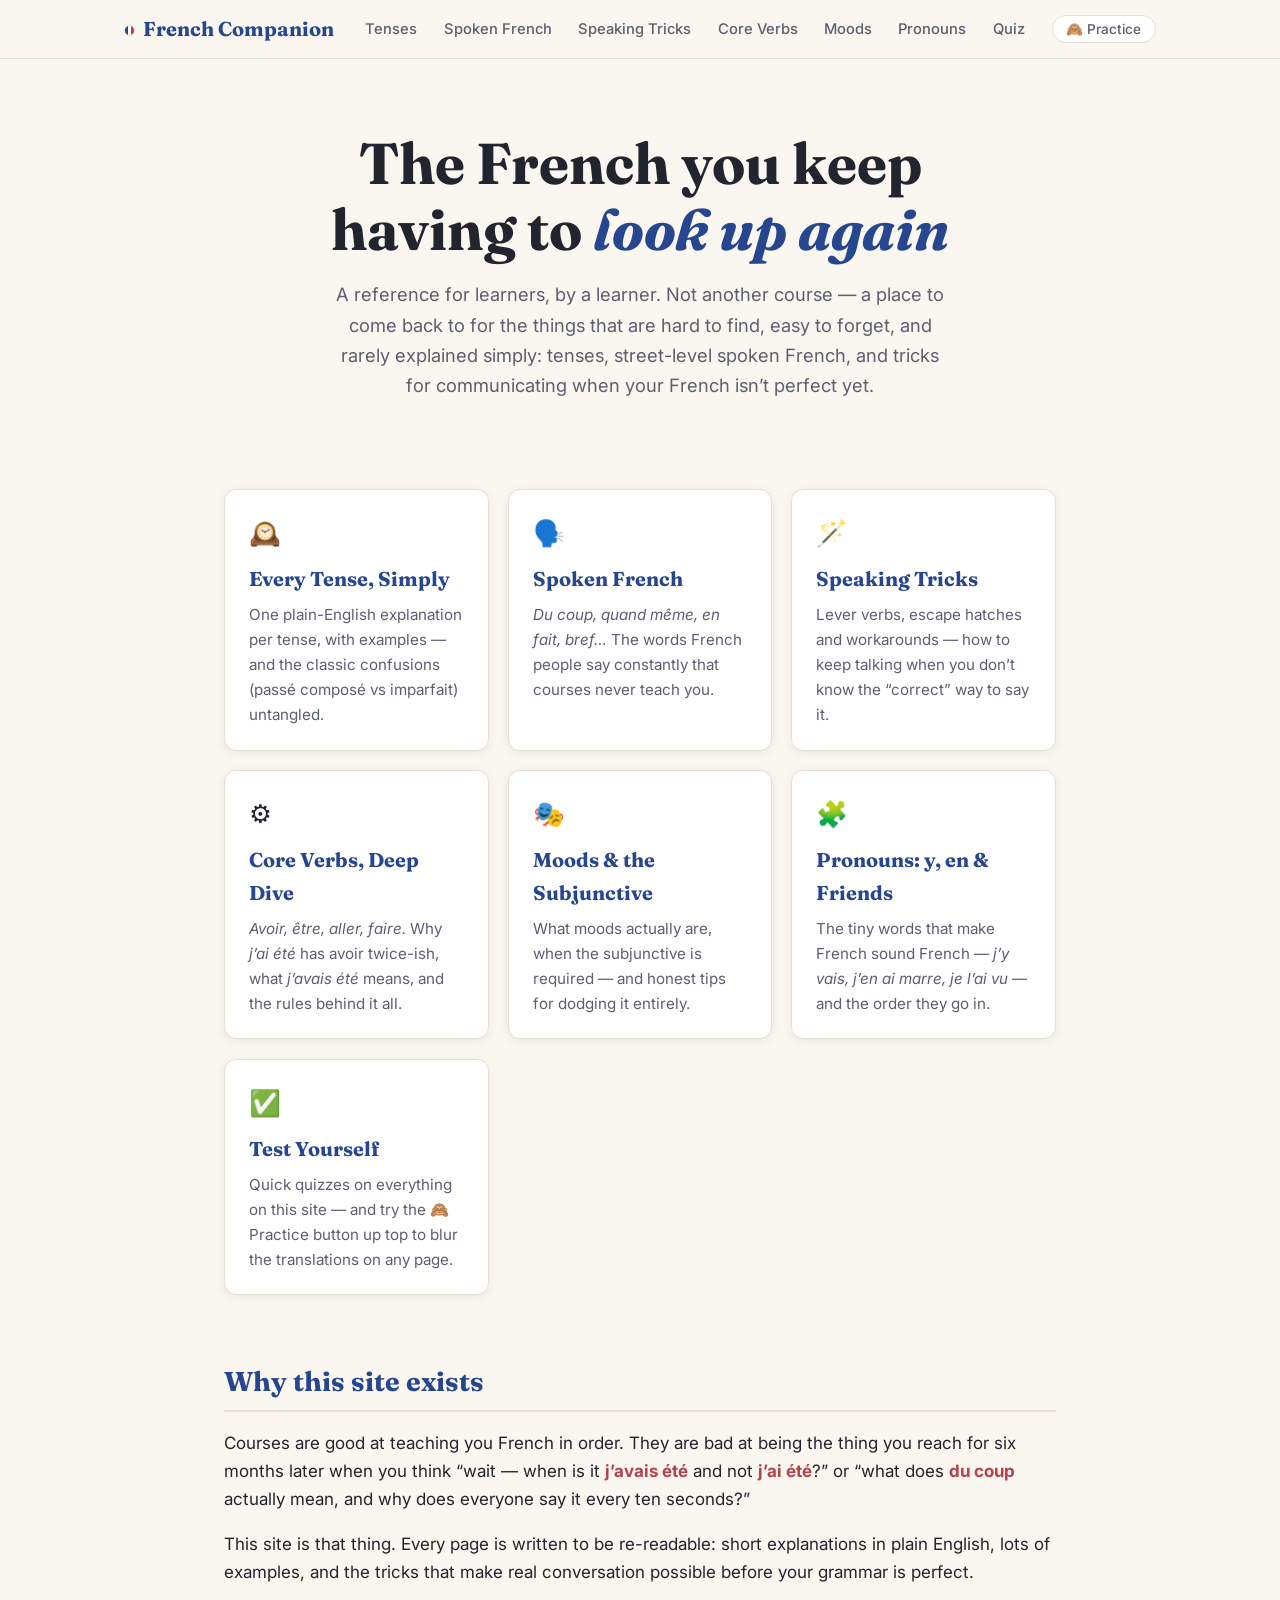
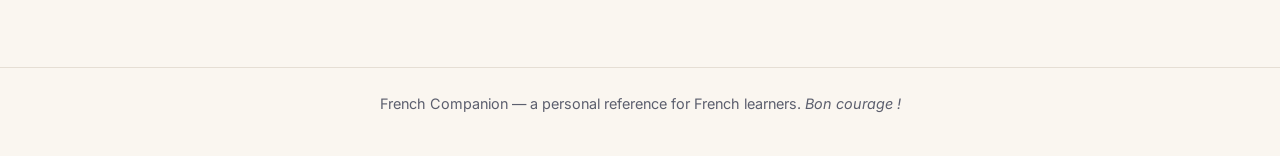
<file: index.html>
<!DOCTYPE html>
<html lang="en">
<head>
<meta charset="UTF-8">
<meta name="viewport" content="width=device-width, initial-scale=1">
<title>French Companion — the stuff courses skip</title>
<link rel="preconnect" href="https://fonts.googleapis.com">
<link href="https://fonts.googleapis.com/css2?family=Fraunces:ital,wght@0,600;0,700;1,600&family=Inter:wght@400;500;600&display=swap" rel="stylesheet">
<link rel="stylesheet" href="style.css">
<script src="main.js" defer></script>
</head>
<body>

<header class="site-header">
  <nav class="nav">
    <a class="brand" href="index.html"><span class="tricolore"></span>French Companion</a>
    <div class="nav-links">
      <a href="tenses.html">Tenses</a>
      <a href="spoken-french.html">Spoken French</a>
      <a href="speaking-tricks.html">Speaking Tricks</a>
      <a href="core-verbs.html">Core Verbs</a>
      <a href="moods.html">Moods</a>
      <a href="pronouns.html">Pronouns</a>
      <a href="quiz.html">Quiz</a>
    </div>
    <button class="practice-toggle" id="practiceToggle" title="Blur English translations to test yourself">🙈 Practice</button>
  </nav>
</header>

<main class="container">

  <section class="hero">
    <h1>The French you keep<br>having to <em>look up again</em></h1>
    <p class="lede">
      A reference for learners, by a learner. Not another course — a place to
      come back to for the things that are hard to find, easy to forget, and
      rarely explained simply: tenses, street-level spoken French, and tricks
      for communicating when your French isn’t perfect yet.
    </p>
  </section>

  <section class="card-grid">
    <a class="card" href="tenses.html">
      <span class="card-emoji">🕰️</span>
      <h3>Every Tense, Simply</h3>
      <p>One plain-English explanation per tense, with examples — and the classic
      confusions (passé composé vs imparfait) untangled.</p>
    </a>
    <a class="card" href="spoken-french.html">
      <span class="card-emoji">🗣️</span>
      <h3>Spoken French</h3>
      <p><em>Du coup, quand même, en fait, bref…</em> The words French people say
      constantly that courses never teach you.</p>
    </a>
    <a class="card" href="speaking-tricks.html">
      <span class="card-emoji">🪄</span>
      <h3>Speaking Tricks</h3>
      <p>Lever verbs, escape hatches and workarounds — how to keep talking
      when you don’t know the “correct” way to say it.</p>
    </a>
    <a class="card" href="core-verbs.html">
      <span class="card-emoji">⚙️</span>
      <h3>Core Verbs, Deep Dive</h3>
      <p><em>Avoir, être, aller, faire.</em> Why <em>j’ai été</em> has avoir twice-ish,
      what <em>j’avais été</em> means, and the rules behind it all.</p>
    </a>
    <a class="card" href="moods.html">
      <span class="card-emoji">🎭</span>
      <h3>Moods &amp; the Subjunctive</h3>
      <p>What moods actually are, when the subjunctive is required —
      and honest tips for dodging it entirely.</p>
    </a>
    <a class="card" href="pronouns.html">
      <span class="card-emoji">🧩</span>
      <h3>Pronouns: y, en &amp; Friends</h3>
      <p>The tiny words that make French sound French — <em>j’y vais, j’en ai marre,
      je l’ai vu</em> — and the order they go in.</p>
    </a>
    <a class="card" href="quiz.html">
      <span class="card-emoji">✅</span>
      <h3>Test Yourself</h3>
      <p>Quick quizzes on everything on this site — and try the 🙈 Practice button
      up top to blur the translations on any page.</p>
    </a>
  </section>

  <section>
    <h2>Why this site exists</h2>
    <p>
      Courses are good at teaching you French in order. They are bad at being
      the thing you reach for six months later when you think
      “wait — when is it <strong class="fr-word">j’avais été</strong> and not
      <strong class="fr-word">j’ai été</strong>?” or “what does
      <strong class="fr-word">du coup</strong> actually mean, and why does
      everyone say it every ten seconds?”
    </p>
    <p>
      This site is that thing. Every page is written to be re-readable: short
      explanations in plain English, lots of examples, and the tricks that make
      real conversation possible before your grammar is perfect.
    </p>
  </section>

</main>

<footer class="site-footer">
  <div>French Companion — a personal reference for French learners. <em>Bon courage&nbsp;!</em></div>
</footer>

</body>
</html>
</file>
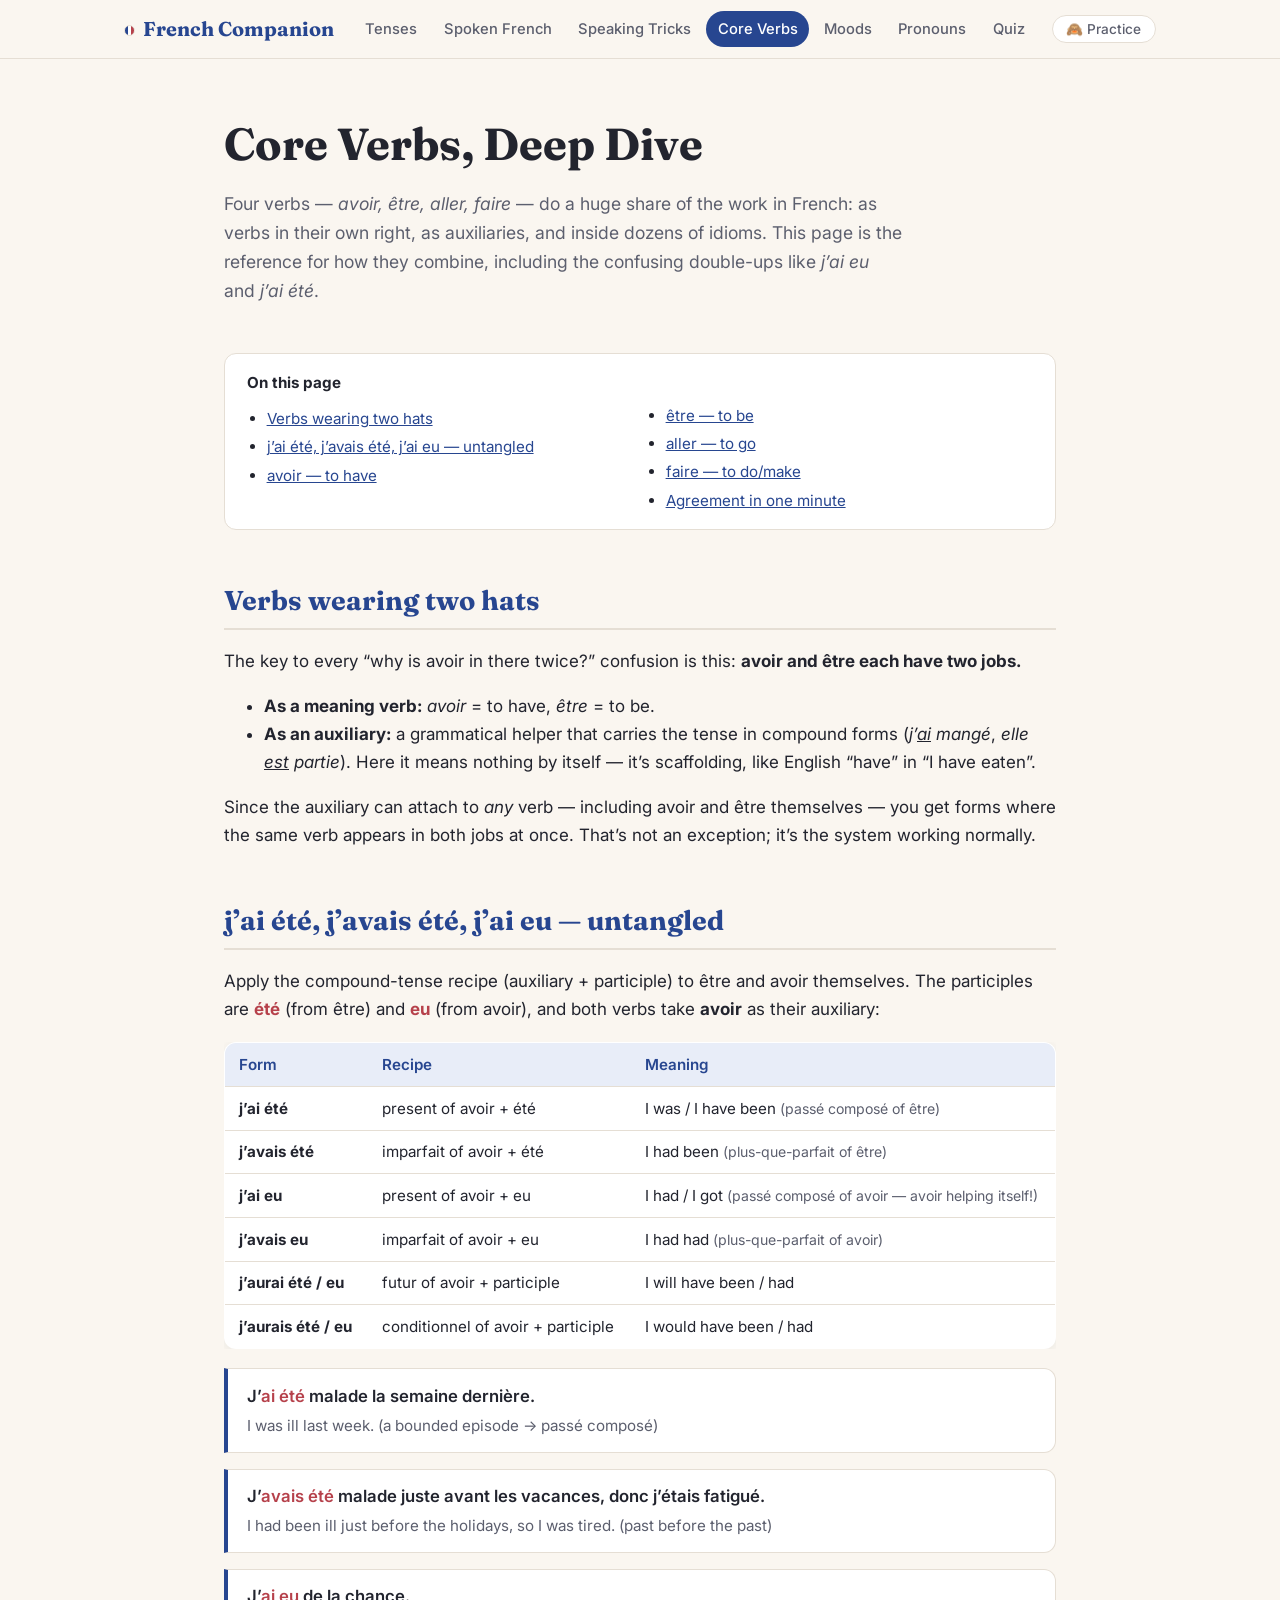
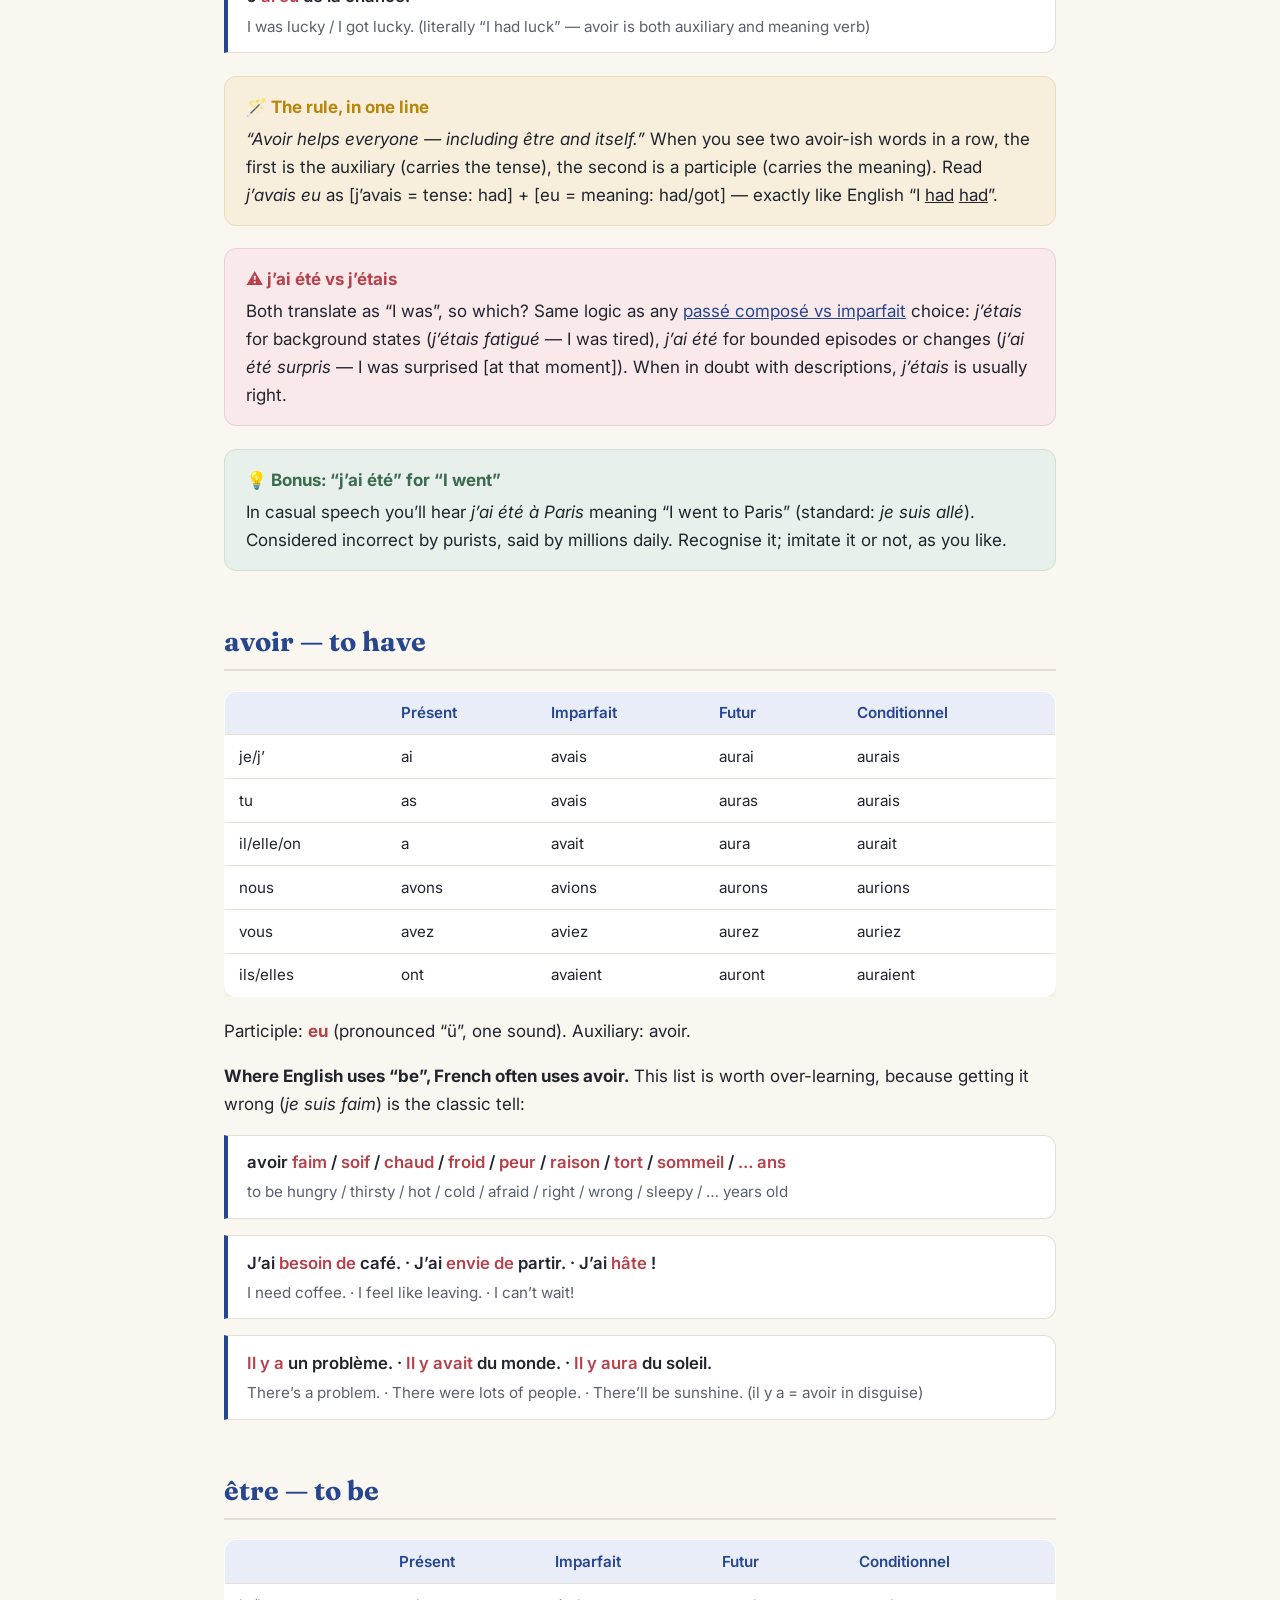
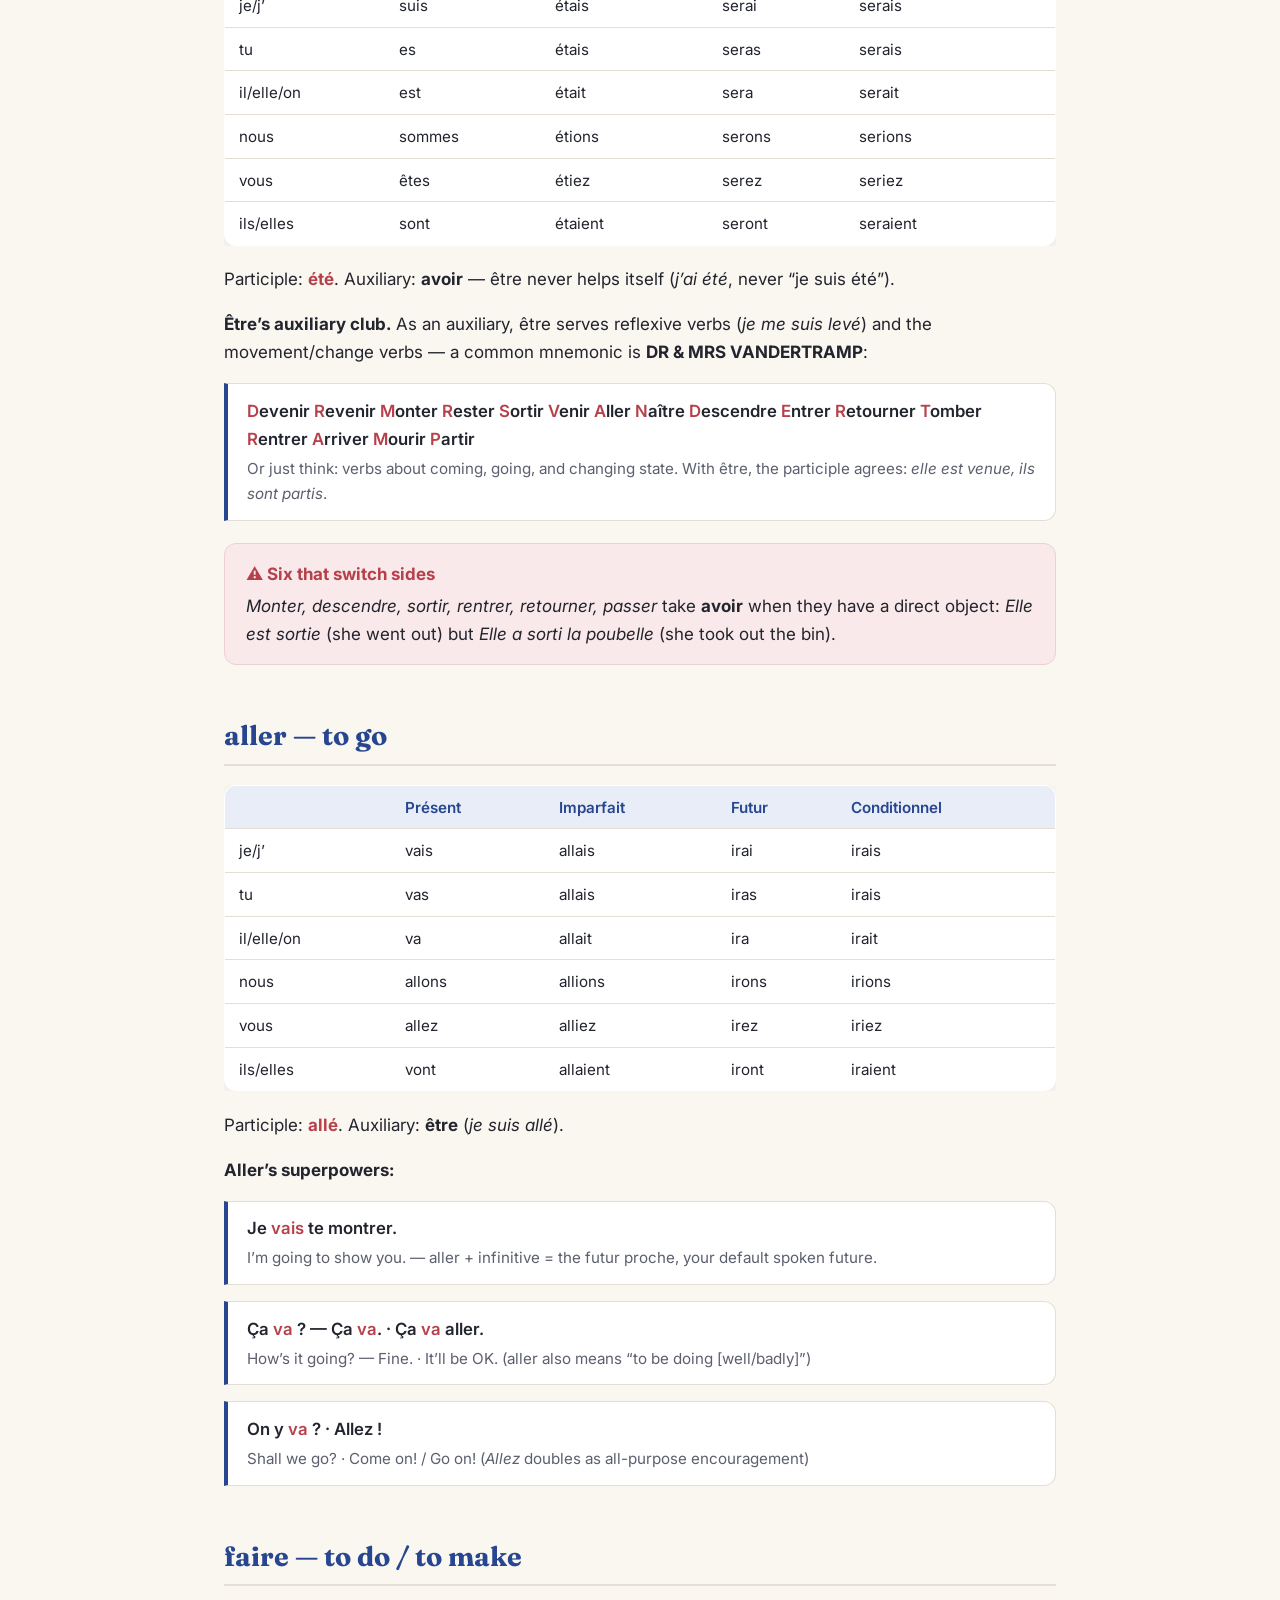
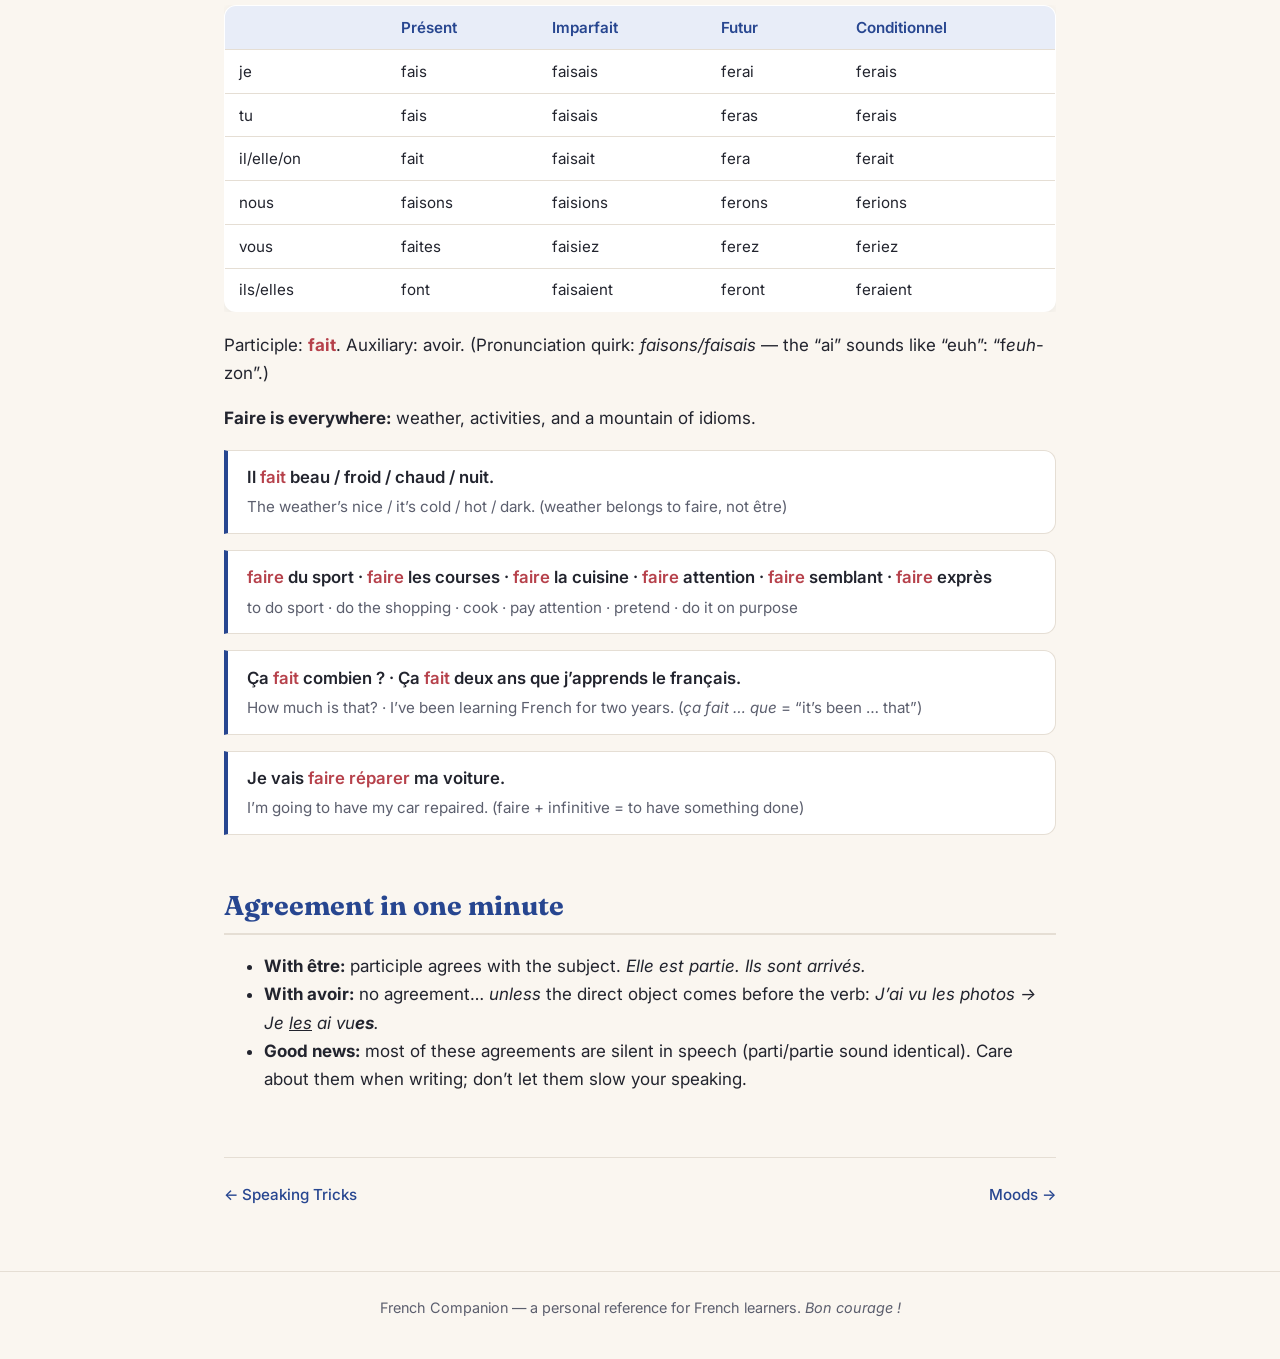
<file: core-verbs.html>
<!DOCTYPE html>
<html lang="en">
<head>
<meta charset="UTF-8">
<meta name="viewport" content="width=device-width, initial-scale=1">
<title>Core Verbs, Deep Dive — French Companion</title>
<link rel="preconnect" href="https://fonts.googleapis.com">
<link href="https://fonts.googleapis.com/css2?family=Fraunces:ital,wght@0,600;0,700;1,600&family=Inter:wght@400;500;600&display=swap" rel="stylesheet">
<link rel="stylesheet" href="style.css">
<script src="main.js" defer></script>
</head>
<body>

<header class="site-header">
  <nav class="nav">
    <a class="brand" href="index.html"><span class="tricolore"></span>French Companion</a>
    <div class="nav-links">
      <a href="tenses.html">Tenses</a>
      <a href="spoken-french.html">Spoken French</a>
      <a href="speaking-tricks.html">Speaking Tricks</a>
      <a href="core-verbs.html" class="active">Core Verbs</a>
      <a href="moods.html">Moods</a>
      <a href="pronouns.html">Pronouns</a>
      <a href="quiz.html">Quiz</a>
    </div>
    <button class="practice-toggle" id="practiceToggle" title="Blur English translations to test yourself">🙈 Practice</button>
  </nav>
</header>

<main class="container">

<div class="page-title">
  <h1>Core Verbs, Deep Dive</h1>
  <p class="lede">Four verbs — <em>avoir, être, aller, faire</em> — do a huge share of the work
  in French: as verbs in their own right, as auxiliaries, and inside dozens of idioms.
  This page is the reference for how they combine, including the confusing double-ups
  like <em>j’ai eu</em> and <em>j’ai été</em>.</p>
</div>

<div class="toc">
  <strong>On this page</strong>
  <ul>
    <li><a href="#two-hats">Verbs wearing two hats</a></li>
    <li><a href="#jai-ete">j’ai été, j’avais été, j’ai eu — untangled</a></li>
    <li><a href="#avoir">avoir — to have</a></li>
    <li><a href="#etre">être — to be</a></li>
    <li><a href="#aller">aller — to go</a></li>
    <li><a href="#faire">faire — to do/make</a></li>
    <li><a href="#agreement">Agreement in one minute</a></li>
  </ul>
</div>

<h2 id="two-hats">Verbs wearing two hats</h2>
<p>The key to every “why is avoir in there twice?” confusion is this:
<strong>avoir and être each have two jobs.</strong></p>
<ul>
  <li><strong>As a meaning verb:</strong> <em>avoir</em> = to have, <em>être</em> = to be.</li>
  <li><strong>As an auxiliary:</strong> a grammatical helper that carries the tense in compound
  forms (<em>j’<u>ai</u> mangé</em>, <em>elle <u>est</u> partie</em>). Here it means nothing by
  itself — it’s scaffolding, like English “have” in “I have eaten”.</li>
</ul>
<p>Since the auxiliary can attach to <em>any</em> verb — including avoir and être themselves —
you get forms where the same verb appears in both jobs at once. That’s not an exception;
it’s the system working normally.</p>

<h2 id="jai-ete">j’ai été, j’avais été, j’ai eu — untangled</h2>

<p>Apply the compound-tense recipe (auxiliary + participle) to être and avoir themselves.
The participles are <strong class="fr-word">été</strong> (from être) and
<strong class="fr-word">eu</strong> (from avoir), and both verbs take <strong>avoir</strong>
as their auxiliary:</p>

<div class="table-scroll">
<table>
  <tr><th>Form</th><th>Recipe</th><th>Meaning</th></tr>
  <tr><td><strong>j’ai été</strong></td><td>present of avoir + été</td><td>I was / I have been <span class="en">(passé composé of être)</span></td></tr>
  <tr><td><strong>j’avais été</strong></td><td>imparfait of avoir + été</td><td>I had been <span class="en">(plus-que-parfait of être)</span></td></tr>
  <tr><td><strong>j’ai eu</strong></td><td>present of avoir + eu</td><td>I had / I got <span class="en">(passé composé of avoir — avoir helping itself!)</span></td></tr>
  <tr><td><strong>j’avais eu</strong></td><td>imparfait of avoir + eu</td><td>I had had <span class="en">(plus-que-parfait of avoir)</span></td></tr>
  <tr><td><strong>j’aurai été / eu</strong></td><td>futur of avoir + participle</td><td>I will have been / had</td></tr>
  <tr><td><strong>j’aurais été / eu</strong></td><td>conditionnel of avoir + participle</td><td>I would have been / had</td></tr>
</table>
</div>

<div class="example">
  <div class="fr">J’<span class="hl">ai été</span> malade la semaine dernière.</div>
  <div class="en">I was ill last week. (a bounded episode → passé composé)</div>
</div>
<div class="example">
  <div class="fr">J’<span class="hl">avais été</span> malade juste avant les vacances, donc j’étais fatigué.</div>
  <div class="en">I had been ill just before the holidays, so I was tired. (past before the past)</div>
</div>
<div class="example">
  <div class="fr">J’<span class="hl">ai eu</span> de la chance.</div>
  <div class="en">I was lucky / I got lucky. (literally “I had luck” — avoir is both auxiliary and meaning verb)</div>
</div>

<div class="trick">
  <strong>🪄 The rule, in one line</strong>
  <em>“Avoir helps everyone — including être and itself.”</em> When you see two avoir-ish
  words in a row, the first is the auxiliary (carries the tense), the second is a
  participle (carries the meaning). Read <em>j’avais eu</em> as
  [j’avais = tense: had] + [eu = meaning: had/got] — exactly like English “I <u>had</u> <u>had</u>”.
</div>

<div class="warn">
  <strong>⚠️ j’ai été vs j’étais</strong>
  Both translate as “I was”, so which? Same logic as any
  <a href="tenses.html#pc-vs-imp">passé composé vs imparfait</a> choice:
  <em>j’étais</em> for background states (<em>j’étais fatigué</em> — I was tired),
  <em>j’ai été</em> for bounded episodes or changes (<em>j’ai été surpris</em> — I was surprised
  [at that moment]). When in doubt with descriptions, <em>j’étais</em> is usually right.
</div>

<div class="tip">
  <strong>💡 Bonus: “j’ai été” for “I went”</strong>
  In casual speech you’ll hear <em>j’ai été à Paris</em> meaning “I went to Paris”
  (standard: <em>je suis allé</em>). Considered incorrect by purists, said by millions daily.
  Recognise it; imitate it or not, as you like.
</div>

<h2 id="avoir">avoir — to have</h2>

<div class="table-scroll">
<table>
  <tr><th></th><th>Présent</th><th>Imparfait</th><th>Futur</th><th>Conditionnel</th></tr>
  <tr><td>je/j’</td><td>ai</td><td>avais</td><td>aurai</td><td>aurais</td></tr>
  <tr><td>tu</td><td>as</td><td>avais</td><td>auras</td><td>aurais</td></tr>
  <tr><td>il/elle/on</td><td>a</td><td>avait</td><td>aura</td><td>aurait</td></tr>
  <tr><td>nous</td><td>avons</td><td>avions</td><td>aurons</td><td>aurions</td></tr>
  <tr><td>vous</td><td>avez</td><td>aviez</td><td>aurez</td><td>auriez</td></tr>
  <tr><td>ils/elles</td><td>ont</td><td>avaient</td><td>auront</td><td>auraient</td></tr>
</table>
</div>
<p>Participle: <strong class="fr-word">eu</strong> (pronounced “ü”, one sound). Auxiliary: avoir.</p>

<p><strong>Where English uses “be”, French often uses avoir.</strong> This list is worth
over-learning, because getting it wrong (<em>je suis faim</em>) is the classic tell:</p>

<div class="example">
  <div class="fr">avoir <span class="hl">faim</span> / <span class="hl">soif</span> / <span class="hl">chaud</span> / <span class="hl">froid</span> / <span class="hl">peur</span> / <span class="hl">raison</span> / <span class="hl">tort</span> / <span class="hl">sommeil</span> / <span class="hl">… ans</span></div>
  <div class="en">to be hungry / thirsty / hot / cold / afraid / right / wrong / sleepy / … years old</div>
</div>
<div class="example">
  <div class="fr">J’ai <span class="hl">besoin de</span> café. · J’ai <span class="hl">envie de</span> partir. · J’ai <span class="hl">hâte</span> !</div>
  <div class="en">I need coffee. · I feel like leaving. · I can’t wait!</div>
</div>
<div class="example">
  <div class="fr"><span class="hl">Il y a</span> un problème. · <span class="hl">Il y avait</span> du monde. · <span class="hl">Il y aura</span> du soleil.</div>
  <div class="en">There’s a problem. · There were lots of people. · There’ll be sunshine. (il y a = avoir in disguise)</div>
</div>

<h2 id="etre">être — to be</h2>

<div class="table-scroll">
<table>
  <tr><th></th><th>Présent</th><th>Imparfait</th><th>Futur</th><th>Conditionnel</th></tr>
  <tr><td>je/j’</td><td>suis</td><td>étais</td><td>serai</td><td>serais</td></tr>
  <tr><td>tu</td><td>es</td><td>étais</td><td>seras</td><td>serais</td></tr>
  <tr><td>il/elle/on</td><td>est</td><td>était</td><td>sera</td><td>serait</td></tr>
  <tr><td>nous</td><td>sommes</td><td>étions</td><td>serons</td><td>serions</td></tr>
  <tr><td>vous</td><td>êtes</td><td>étiez</td><td>serez</td><td>seriez</td></tr>
  <tr><td>ils/elles</td><td>sont</td><td>étaient</td><td>seront</td><td>seraient</td></tr>
</table>
</div>
<p>Participle: <strong class="fr-word">été</strong>. Auxiliary: <strong>avoir</strong> —
être never helps itself (<em>j’ai été</em>, never “je suis été”).</p>

<p><strong>Être’s auxiliary club.</strong> As an auxiliary, être serves reflexive verbs
(<em>je me suis levé</em>) and the movement/change verbs — a common mnemonic is
<strong>DR &amp; MRS VANDERTRAMP</strong>:</p>

<div class="example">
  <div class="fr"><span class="hl">D</span>evenir <span class="hl">R</span>evenir <span class="hl">M</span>onter <span class="hl">R</span>ester <span class="hl">S</span>ortir <span class="hl">V</span>enir <span class="hl">A</span>ller <span class="hl">N</span>aître <span class="hl">D</span>escendre <span class="hl">E</span>ntrer <span class="hl">R</span>etourner <span class="hl">T</span>omber <span class="hl">R</span>entrer <span class="hl">A</span>rriver <span class="hl">M</span>ourir <span class="hl">P</span>artir</div>
  <div class="en">Or just think: verbs about coming, going, and changing state. With être, the participle agrees: <em>elle est venue, ils sont partis</em>.</div>
</div>

<div class="warn">
  <strong>⚠️ Six that switch sides</strong>
  <em>Monter, descendre, sortir, rentrer, retourner, passer</em> take <strong>avoir</strong> when
  they have a direct object: <em>Elle est sortie</em> (she went out) but
  <em>Elle a sorti la poubelle</em> (she took out the bin).
</div>

<h2 id="aller">aller — to go</h2>

<div class="table-scroll">
<table>
  <tr><th></th><th>Présent</th><th>Imparfait</th><th>Futur</th><th>Conditionnel</th></tr>
  <tr><td>je/j’</td><td>vais</td><td>allais</td><td>irai</td><td>irais</td></tr>
  <tr><td>tu</td><td>vas</td><td>allais</td><td>iras</td><td>irais</td></tr>
  <tr><td>il/elle/on</td><td>va</td><td>allait</td><td>ira</td><td>irait</td></tr>
  <tr><td>nous</td><td>allons</td><td>allions</td><td>irons</td><td>irions</td></tr>
  <tr><td>vous</td><td>allez</td><td>alliez</td><td>irez</td><td>iriez</td></tr>
  <tr><td>ils/elles</td><td>vont</td><td>allaient</td><td>iront</td><td>iraient</td></tr>
</table>
</div>
<p>Participle: <strong class="fr-word">allé</strong>. Auxiliary: <strong>être</strong>
(<em>je suis allé</em>).</p>

<p><strong>Aller’s superpowers:</strong></p>
<div class="example">
  <div class="fr">Je <span class="hl">vais</span> te montrer.</div>
  <div class="en">I’m going to show you. — aller + infinitive = the futur proche, your default spoken future.</div>
</div>
<div class="example">
  <div class="fr">Ça <span class="hl">va</span> ? — Ça <span class="hl">va</span>. · Ça <span class="hl">va</span> aller.</div>
  <div class="en">How’s it going? — Fine. · It’ll be OK. (aller also means “to be doing [well/badly]”)</div>
</div>
<div class="example">
  <div class="fr">On y <span class="hl">va</span> ? · Allez !</div>
  <div class="en">Shall we go? · Come on! / Go on! (<em>Allez</em> doubles as all-purpose encouragement)</div>
</div>

<h2 id="faire">faire — to do / to make</h2>

<div class="table-scroll">
<table>
  <tr><th></th><th>Présent</th><th>Imparfait</th><th>Futur</th><th>Conditionnel</th></tr>
  <tr><td>je</td><td>fais</td><td>faisais</td><td>ferai</td><td>ferais</td></tr>
  <tr><td>tu</td><td>fais</td><td>faisais</td><td>feras</td><td>ferais</td></tr>
  <tr><td>il/elle/on</td><td>fait</td><td>faisait</td><td>fera</td><td>ferait</td></tr>
  <tr><td>nous</td><td>faisons</td><td>faisions</td><td>ferons</td><td>ferions</td></tr>
  <tr><td>vous</td><td>faites</td><td>faisiez</td><td>ferez</td><td>feriez</td></tr>
  <tr><td>ils/elles</td><td>font</td><td>faisaient</td><td>feront</td><td>feraient</td></tr>
</table>
</div>
<p>Participle: <strong class="fr-word">fait</strong>. Auxiliary: avoir.
(Pronunciation quirk: <em>faisons/faisais</em> — the “ai” sounds like “euh”: “f<em>euh</em>-zon”.)</p>

<p><strong>Faire is everywhere:</strong> weather, activities, and a mountain of idioms.</p>
<div class="example">
  <div class="fr">Il <span class="hl">fait</span> beau / froid / chaud / nuit.</div>
  <div class="en">The weather’s nice / it’s cold / hot / dark. (weather belongs to faire, not être)</div>
</div>
<div class="example">
  <div class="fr"><span class="hl">faire</span> du sport · <span class="hl">faire</span> les courses · <span class="hl">faire</span> la cuisine · <span class="hl">faire</span> attention · <span class="hl">faire</span> semblant · <span class="hl">faire</span> exprès</div>
  <div class="en">to do sport · do the shopping · cook · pay attention · pretend · do it on purpose</div>
</div>
<div class="example">
  <div class="fr">Ça <span class="hl">fait</span> combien ? · Ça <span class="hl">fait</span> deux ans que j’apprends le français.</div>
  <div class="en">How much is that? · I’ve been learning French for two years. (<em>ça fait … que</em> = “it’s been … that”)</div>
</div>
<div class="example">
  <div class="fr">Je vais <span class="hl">faire réparer</span> ma voiture.</div>
  <div class="en">I’m going to have my car repaired. (faire + infinitive = to have something done)</div>
</div>

<h2 id="agreement">Agreement in one minute</h2>
<ul>
  <li><strong>With être:</strong> participle agrees with the subject.
  <em>Elle est partie. Ils sont arrivés.</em></li>
  <li><strong>With avoir:</strong> no agreement… <em>unless</em> the direct object comes before
  the verb: <em>J’ai vu les photos → Je <u>les</u> ai vu<strong>es</strong>.</em></li>
  <li><strong>Good news:</strong> most of these agreements are silent in speech
  (parti/partie sound identical). Care about them when writing; don’t let them slow your speaking.</li>
</ul>

<div class="page-nav">
  <a href="speaking-tricks.html">← Speaking Tricks</a>
  <a href="moods.html">Moods →</a>
</div>

</main>

<footer class="site-footer">
  <div>French Companion — a personal reference for French learners. <em>Bon courage&nbsp;!</em></div>
</footer>

</body>
</html>
</file>
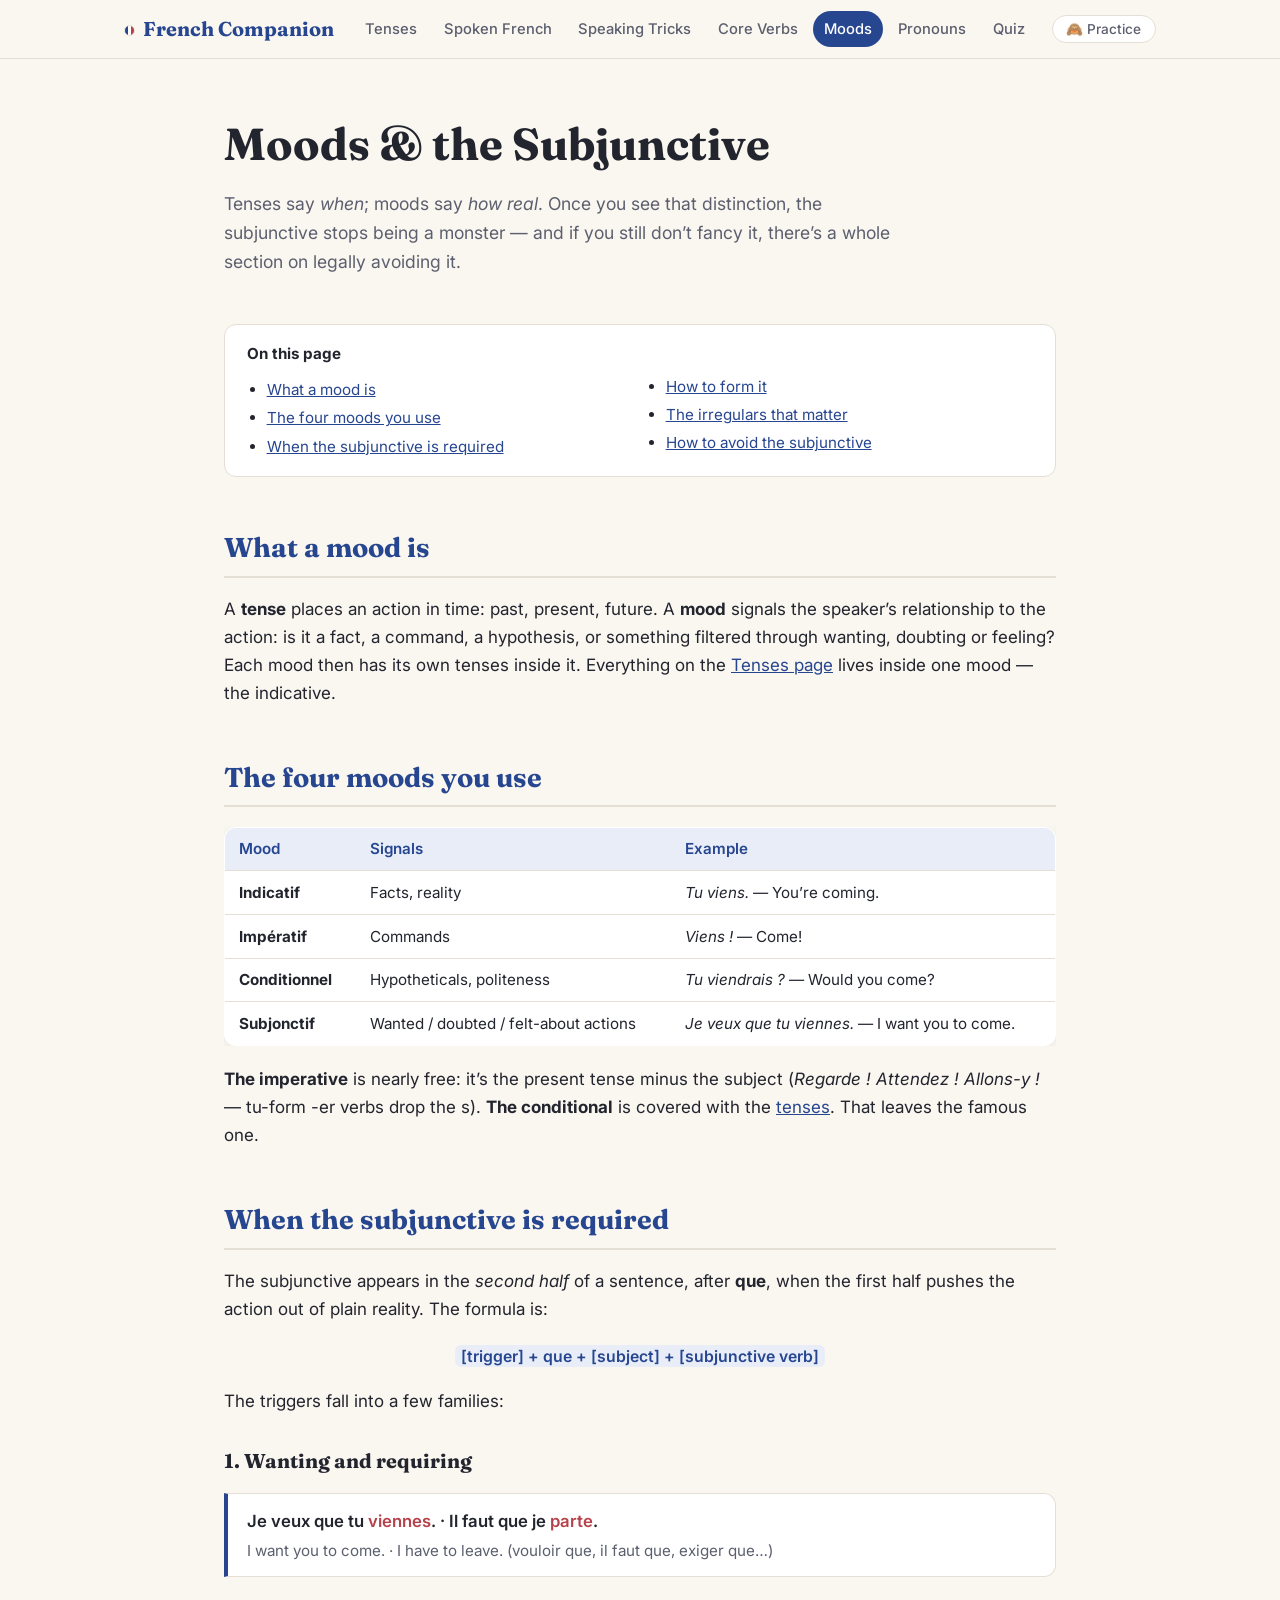
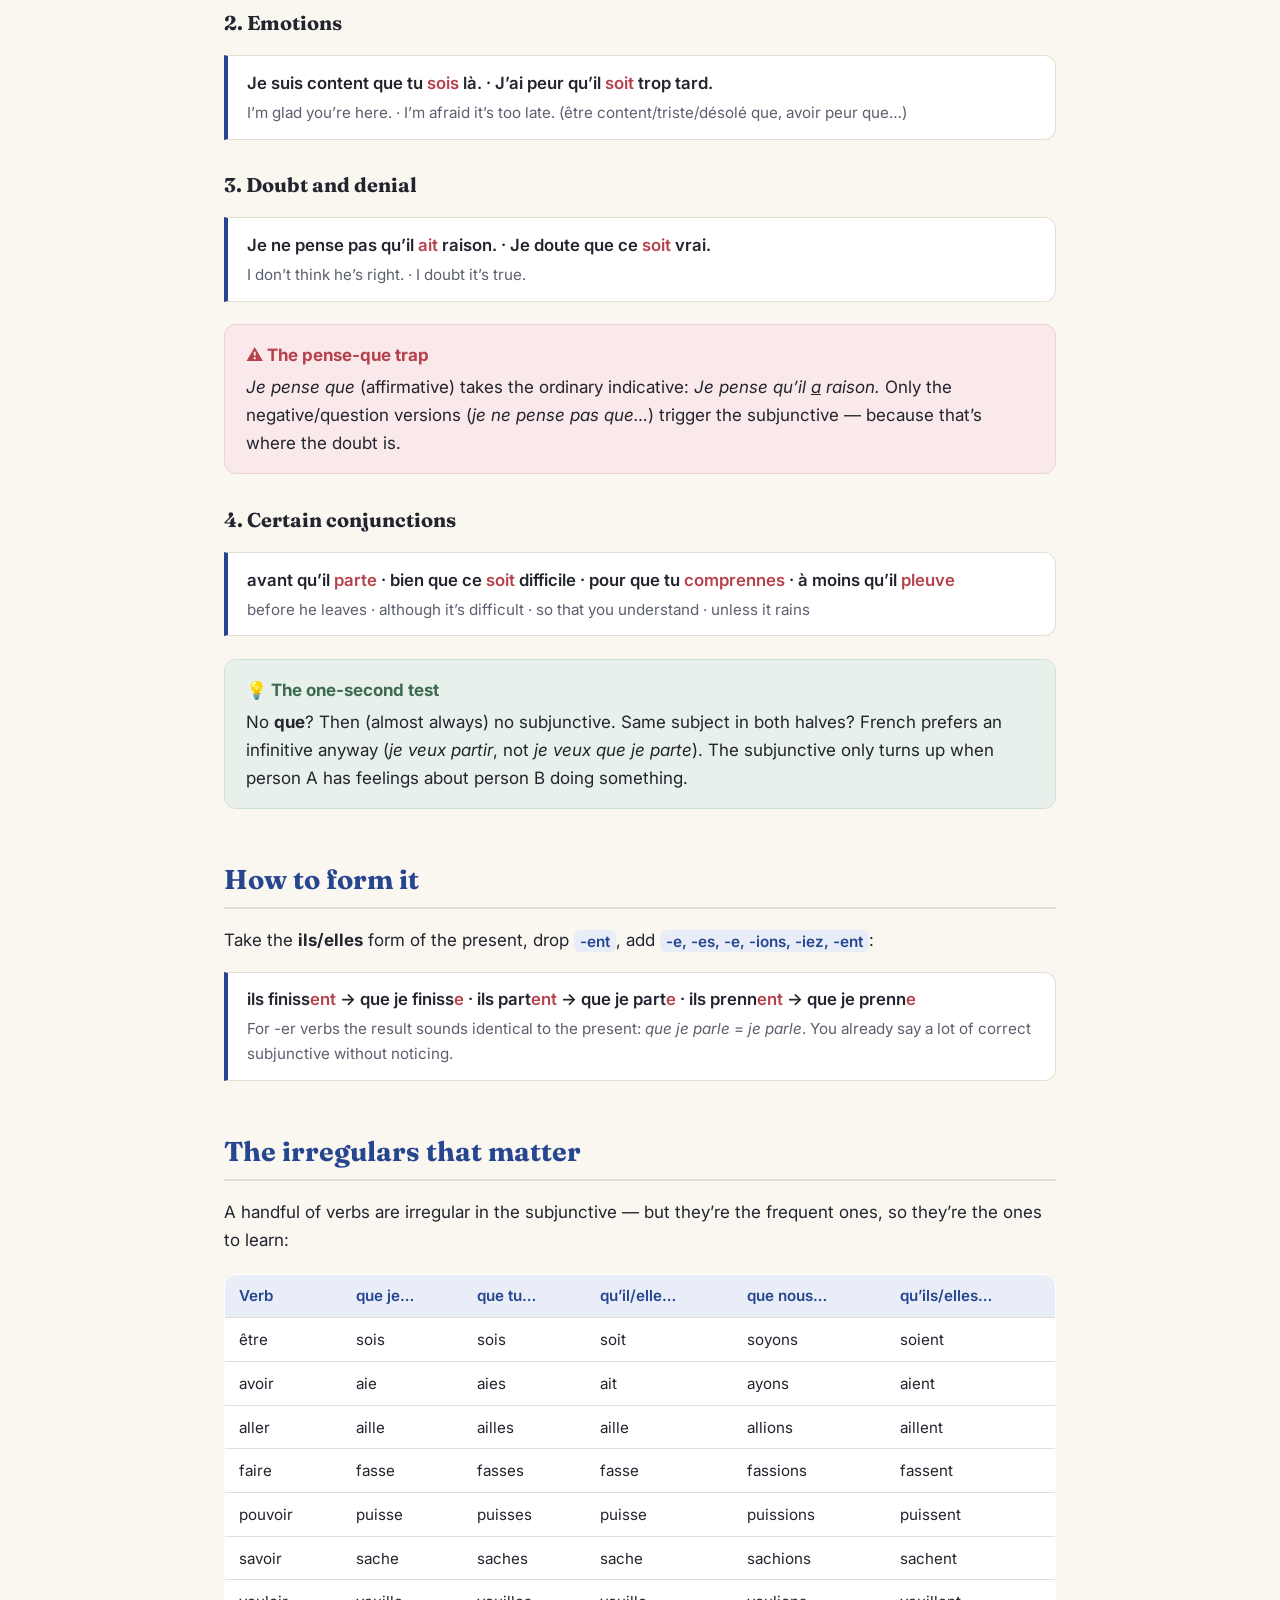
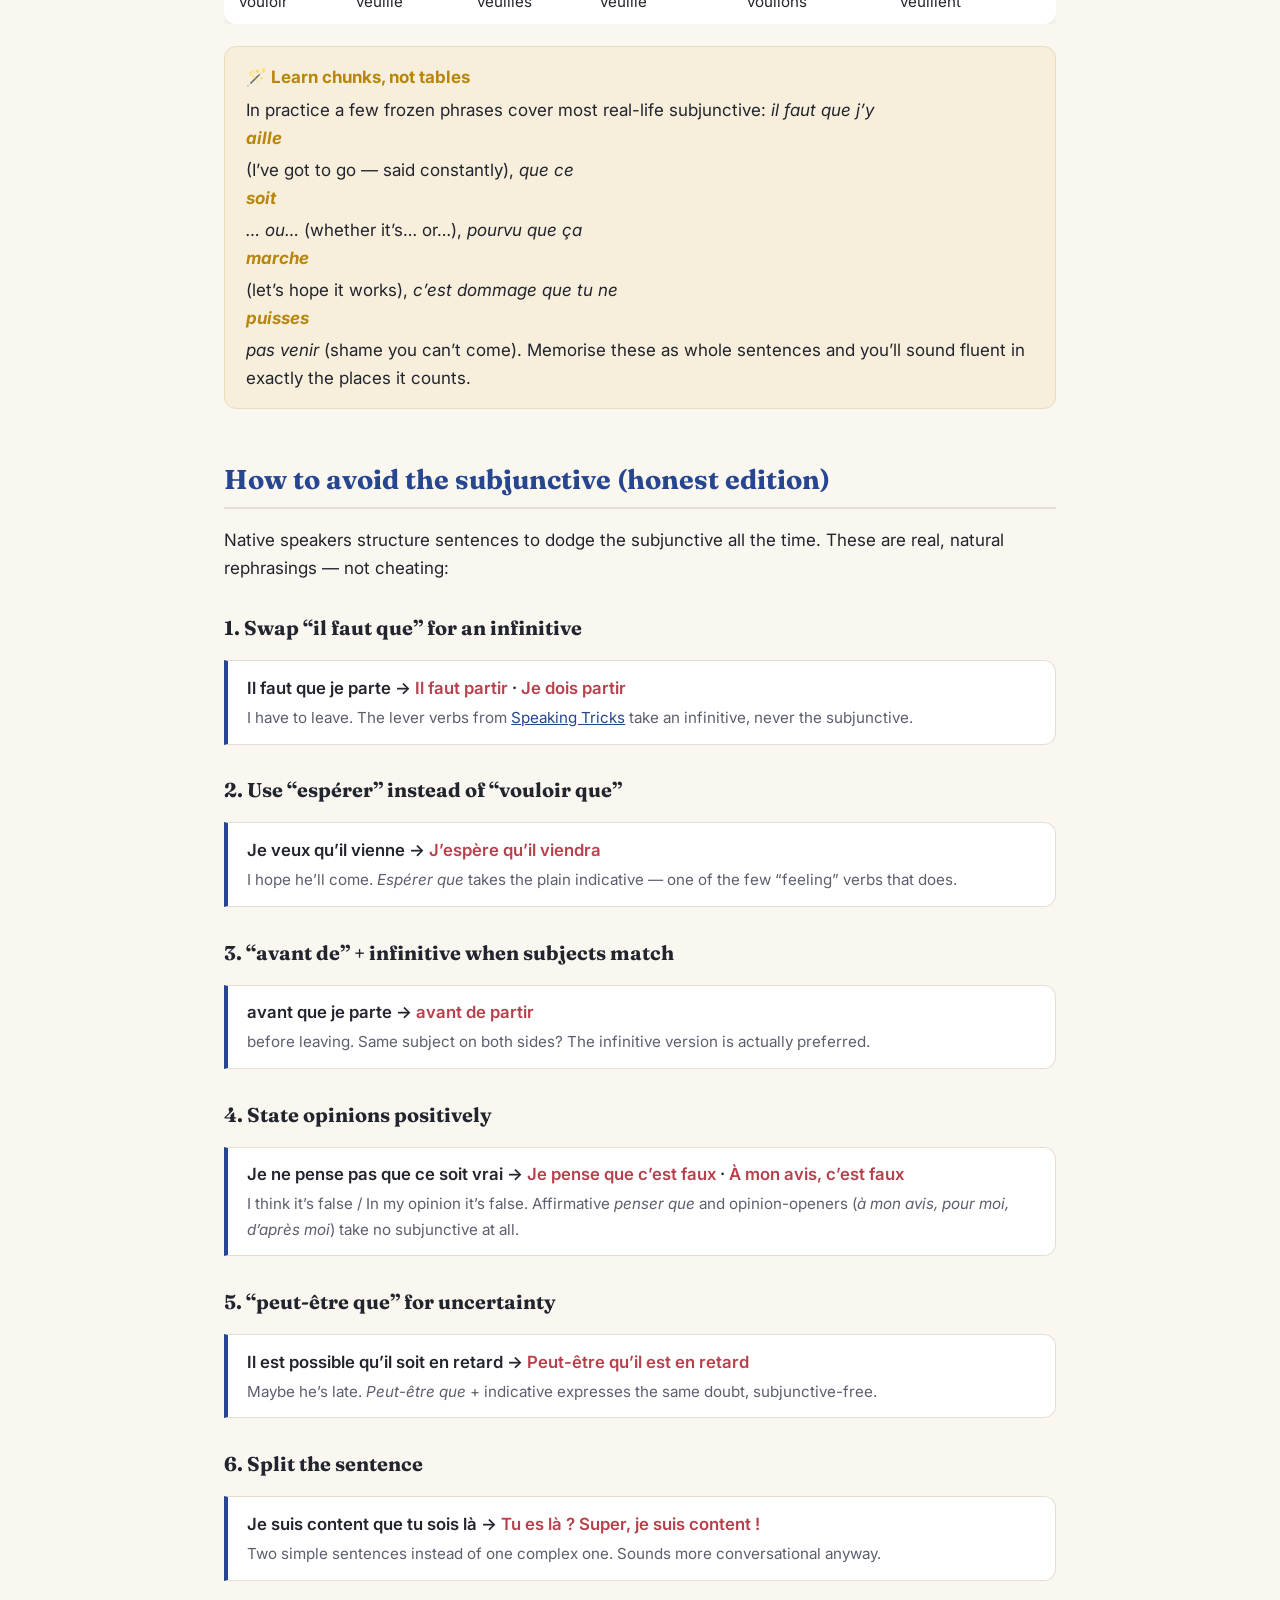
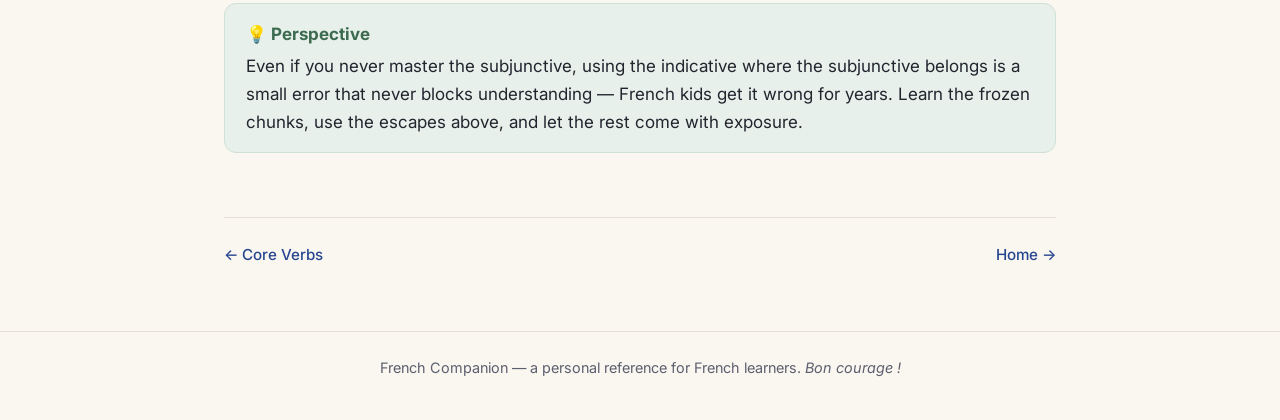
<file: moods.html>
<!DOCTYPE html>
<html lang="en">
<head>
<meta charset="UTF-8">
<meta name="viewport" content="width=device-width, initial-scale=1">
<title>Moods &amp; the Subjunctive — French Companion</title>
<link rel="preconnect" href="https://fonts.googleapis.com">
<link href="https://fonts.googleapis.com/css2?family=Fraunces:ital,wght@0,600;0,700;1,600&family=Inter:wght@400;500;600&display=swap" rel="stylesheet">
<link rel="stylesheet" href="style.css">
<script src="main.js" defer></script>
</head>
<body>

<header class="site-header">
  <nav class="nav">
    <a class="brand" href="index.html"><span class="tricolore"></span>French Companion</a>
    <div class="nav-links">
      <a href="tenses.html">Tenses</a>
      <a href="spoken-french.html">Spoken French</a>
      <a href="speaking-tricks.html">Speaking Tricks</a>
      <a href="core-verbs.html">Core Verbs</a>
      <a href="moods.html" class="active">Moods</a>
      <a href="pronouns.html">Pronouns</a>
      <a href="quiz.html">Quiz</a>
    </div>
    <button class="practice-toggle" id="practiceToggle" title="Blur English translations to test yourself">🙈 Practice</button>
  </nav>
</header>

<main class="container">

<div class="page-title">
  <h1>Moods &amp; the Subjunctive</h1>
  <p class="lede">Tenses say <em>when</em>; moods say <em>how real</em>. Once you see that
  distinction, the subjunctive stops being a monster — and if you still don’t fancy it,
  there’s a whole section on legally avoiding it.</p>
</div>

<div class="toc">
  <strong>On this page</strong>
  <ul>
    <li><a href="#what">What a mood is</a></li>
    <li><a href="#four">The four moods you use</a></li>
    <li><a href="#subj-when">When the subjunctive is required</a></li>
    <li><a href="#subj-form">How to form it</a></li>
    <li><a href="#subj-irregular">The irregulars that matter</a></li>
    <li><a href="#avoid">How to avoid the subjunctive</a></li>
  </ul>
</div>

<h2 id="what">What a mood is</h2>
<p>A <strong>tense</strong> places an action in time: past, present, future.
A <strong>mood</strong> signals the speaker’s relationship to the action: is it a fact,
a command, a hypothesis, or something filtered through wanting, doubting or feeling?
Each mood then has its own tenses inside it. Everything on the
<a href="tenses.html">Tenses page</a> lives inside one mood — the indicative.</p>

<h2 id="four">The four moods you use</h2>

<div class="table-scroll">
<table>
  <tr><th>Mood</th><th>Signals</th><th>Example</th></tr>
  <tr><td><strong>Indicatif</strong></td><td>Facts, reality</td><td><em>Tu viens.</em> — You’re coming.</td></tr>
  <tr><td><strong>Impératif</strong></td><td>Commands</td><td><em>Viens !</em> — Come!</td></tr>
  <tr><td><strong>Conditionnel</strong></td><td>Hypotheticals, politeness</td><td><em>Tu viendrais ?</em> — Would you come?</td></tr>
  <tr><td><strong>Subjonctif</strong></td><td>Wanted / doubted / felt-about actions</td><td><em>Je veux que tu viennes.</em> — I want you to come.</td></tr>
</table>
</div>

<p><strong>The imperative</strong> is nearly free: it’s the present tense minus the subject
(<em>Regarde ! Attendez ! Allons-y !</em> — tu-form -er verbs drop the s).
<strong>The conditional</strong> is covered with the <a href="tenses.html#cond-present">tenses</a>.
That leaves the famous one.</p>

<h2 id="subj-when">When the subjunctive is required</h2>
<p>The subjunctive appears in the <em>second half</em> of a sentence, after
<strong>que</strong>, when the first half pushes the action out of plain reality.
The formula is:</p>

<p style="text-align:center; font-size:1.1rem;"><code>[trigger] + que + [subject] + [subjunctive verb]</code></p>

<p>The triggers fall into a few families:</p>

<h3>1. Wanting and requiring</h3>
<div class="example">
  <div class="fr">Je veux que tu <span class="hl">viennes</span>. · Il faut que je <span class="hl">parte</span>.</div>
  <div class="en">I want you to come. · I have to leave. (vouloir que, il faut que, exiger que…)</div>
</div>

<h3>2. Emotions</h3>
<div class="example">
  <div class="fr">Je suis content que tu <span class="hl">sois</span> là. · J’ai peur qu’il <span class="hl">soit</span> trop tard.</div>
  <div class="en">I’m glad you’re here. · I’m afraid it’s too late. (être content/triste/désolé que, avoir peur que…)</div>
</div>

<h3>3. Doubt and denial</h3>
<div class="example">
  <div class="fr">Je ne pense pas qu’il <span class="hl">ait</span> raison. · Je doute que ce <span class="hl">soit</span> vrai.</div>
  <div class="en">I don’t think he’s right. · I doubt it’s true.</div>
</div>
<div class="warn">
  <strong>⚠️ The pense-que trap</strong>
  <em>Je pense que</em> (affirmative) takes the ordinary indicative: <em>Je pense qu’il <u>a</u> raison.</em>
  Only the negative/question versions (<em>je ne pense pas que…</em>) trigger the subjunctive —
  because that’s where the doubt is.
</div>

<h3>4. Certain conjunctions</h3>
<div class="example">
  <div class="fr">avant qu’il <span class="hl">parte</span> · bien que ce <span class="hl">soit</span> difficile · pour que tu <span class="hl">comprennes</span> · à moins qu’il <span class="hl">pleuve</span></div>
  <div class="en">before he leaves · although it’s difficult · so that you understand · unless it rains</div>
</div>

<div class="tip">
  <strong>💡 The one-second test</strong>
  No <strong>que</strong>? Then (almost always) no subjunctive. Same subject in both halves?
  French prefers an infinitive anyway (<em>je veux partir</em>, not <em>je veux que je parte</em>).
  The subjunctive only turns up when person A has feelings about person B doing something.
</div>

<h2 id="subj-form">How to form it</h2>
<p>Take the <strong>ils/elles</strong> form of the present, drop <code>-ent</code>, add
<code>-e, -es, -e, -ions, -iez, -ent</code>:</p>

<div class="example">
  <div class="fr">ils finiss<span class="hl">ent</span> → que je finiss<span class="hl">e</span> · ils part<span class="hl">ent</span> → que je part<span class="hl">e</span> · ils prenn<span class="hl">ent</span> → que je prenn<span class="hl">e</span></div>
  <div class="en">For -er verbs the result sounds identical to the present: <em>que je parle</em> = <em>je parle</em>. You already say a lot of correct subjunctive without noticing.</div>
</div>

<h2 id="subj-irregular">The irregulars that matter</h2>
<p>A handful of verbs are irregular in the subjunctive — but they’re the frequent ones,
so they’re the ones to learn:</p>

<div class="table-scroll">
<table>
  <tr><th>Verb</th><th>que je…</th><th>que tu…</th><th>qu’il/elle…</th><th>que nous…</th><th>qu’ils/elles…</th></tr>
  <tr><td>être</td><td>sois</td><td>sois</td><td>soit</td><td>soyons</td><td>soient</td></tr>
  <tr><td>avoir</td><td>aie</td><td>aies</td><td>ait</td><td>ayons</td><td>aient</td></tr>
  <tr><td>aller</td><td>aille</td><td>ailles</td><td>aille</td><td>allions</td><td>aillent</td></tr>
  <tr><td>faire</td><td>fasse</td><td>fasses</td><td>fasse</td><td>fassions</td><td>fassent</td></tr>
  <tr><td>pouvoir</td><td>puisse</td><td>puisses</td><td>puisse</td><td>puissions</td><td>puissent</td></tr>
  <tr><td>savoir</td><td>sache</td><td>saches</td><td>sache</td><td>sachions</td><td>sachent</td></tr>
  <tr><td>vouloir</td><td>veuille</td><td>veuilles</td><td>veuille</td><td>voulions</td><td>veuillent</td></tr>
</table>
</div>

<div class="trick">
  <strong>🪄 Learn chunks, not tables</strong>
  In practice a few frozen phrases cover most real-life subjunctive:
  <em>il faut que j’y <strong>aille</strong></em> (I’ve got to go — said constantly),
  <em>que ce <strong>soit</strong>… ou…</em> (whether it’s… or…),
  <em>pourvu que ça <strong>marche</strong></em> (let’s hope it works),
  <em>c’est dommage que tu ne <strong>puisses</strong> pas venir</em> (shame you can’t come).
  Memorise these as whole sentences and you’ll sound fluent in exactly the places it counts.
</div>

<h2 id="avoid">How to avoid the subjunctive (honest edition)</h2>
<p>Native speakers structure sentences to dodge the subjunctive all the time. These are
real, natural rephrasings — not cheating:</p>

<h3>1. Swap “il faut que” for an infinitive</h3>
<div class="example">
  <div class="fr">Il faut que je parte → <span class="hl">Il faut partir</span> · <span class="hl">Je dois partir</span></div>
  <div class="en">I have to leave. The lever verbs from <a href="speaking-tricks.html">Speaking Tricks</a> take an infinitive, never the subjunctive.</div>
</div>

<h3>2. Use “espérer” instead of “vouloir que”</h3>
<div class="example">
  <div class="fr">Je veux qu’il vienne → <span class="hl">J’espère qu’il viendra</span></div>
  <div class="en">I hope he’ll come. <em>Espérer que</em> takes the plain indicative — one of the few “feeling” verbs that does.</div>
</div>

<h3>3. “avant de” + infinitive when subjects match</h3>
<div class="example">
  <div class="fr">avant que je parte → <span class="hl">avant de partir</span></div>
  <div class="en">before leaving. Same subject on both sides? The infinitive version is actually preferred.</div>
</div>

<h3>4. State opinions positively</h3>
<div class="example">
  <div class="fr">Je ne pense pas que ce soit vrai → <span class="hl">Je pense que c’est faux</span> · <span class="hl">À mon avis, c’est faux</span></div>
  <div class="en">I think it’s false / In my opinion it’s false. Affirmative <em>penser que</em> and opinion-openers (<em>à mon avis, pour moi, d’après moi</em>) take no subjunctive at all.</div>
</div>

<h3>5. “peut-être que” for uncertainty</h3>
<div class="example">
  <div class="fr">Il est possible qu’il soit en retard → <span class="hl">Peut-être qu’il est en retard</span></div>
  <div class="en">Maybe he’s late. <em>Peut-être que</em> + indicative expresses the same doubt, subjunctive-free.</div>
</div>

<h3>6. Split the sentence</h3>
<div class="example">
  <div class="fr">Je suis content que tu sois là → <span class="hl">Tu es là ? Super, je suis content !</span></div>
  <div class="en">Two simple sentences instead of one complex one. Sounds more conversational anyway.</div>
</div>

<div class="tip">
  <strong>💡 Perspective</strong>
  Even if you never master the subjunctive, using the indicative where the subjunctive
  belongs is a small error that never blocks understanding — French kids get it wrong for
  years. Learn the frozen chunks, use the escapes above, and let the rest come with exposure.
</div>

<div class="page-nav">
  <a href="core-verbs.html">← Core Verbs</a>
  <a href="index.html">Home →</a>
</div>

</main>

<footer class="site-footer">
  <div>French Companion — a personal reference for French learners. <em>Bon courage&nbsp;!</em></div>
</footer>

</body>
</html>
</file>
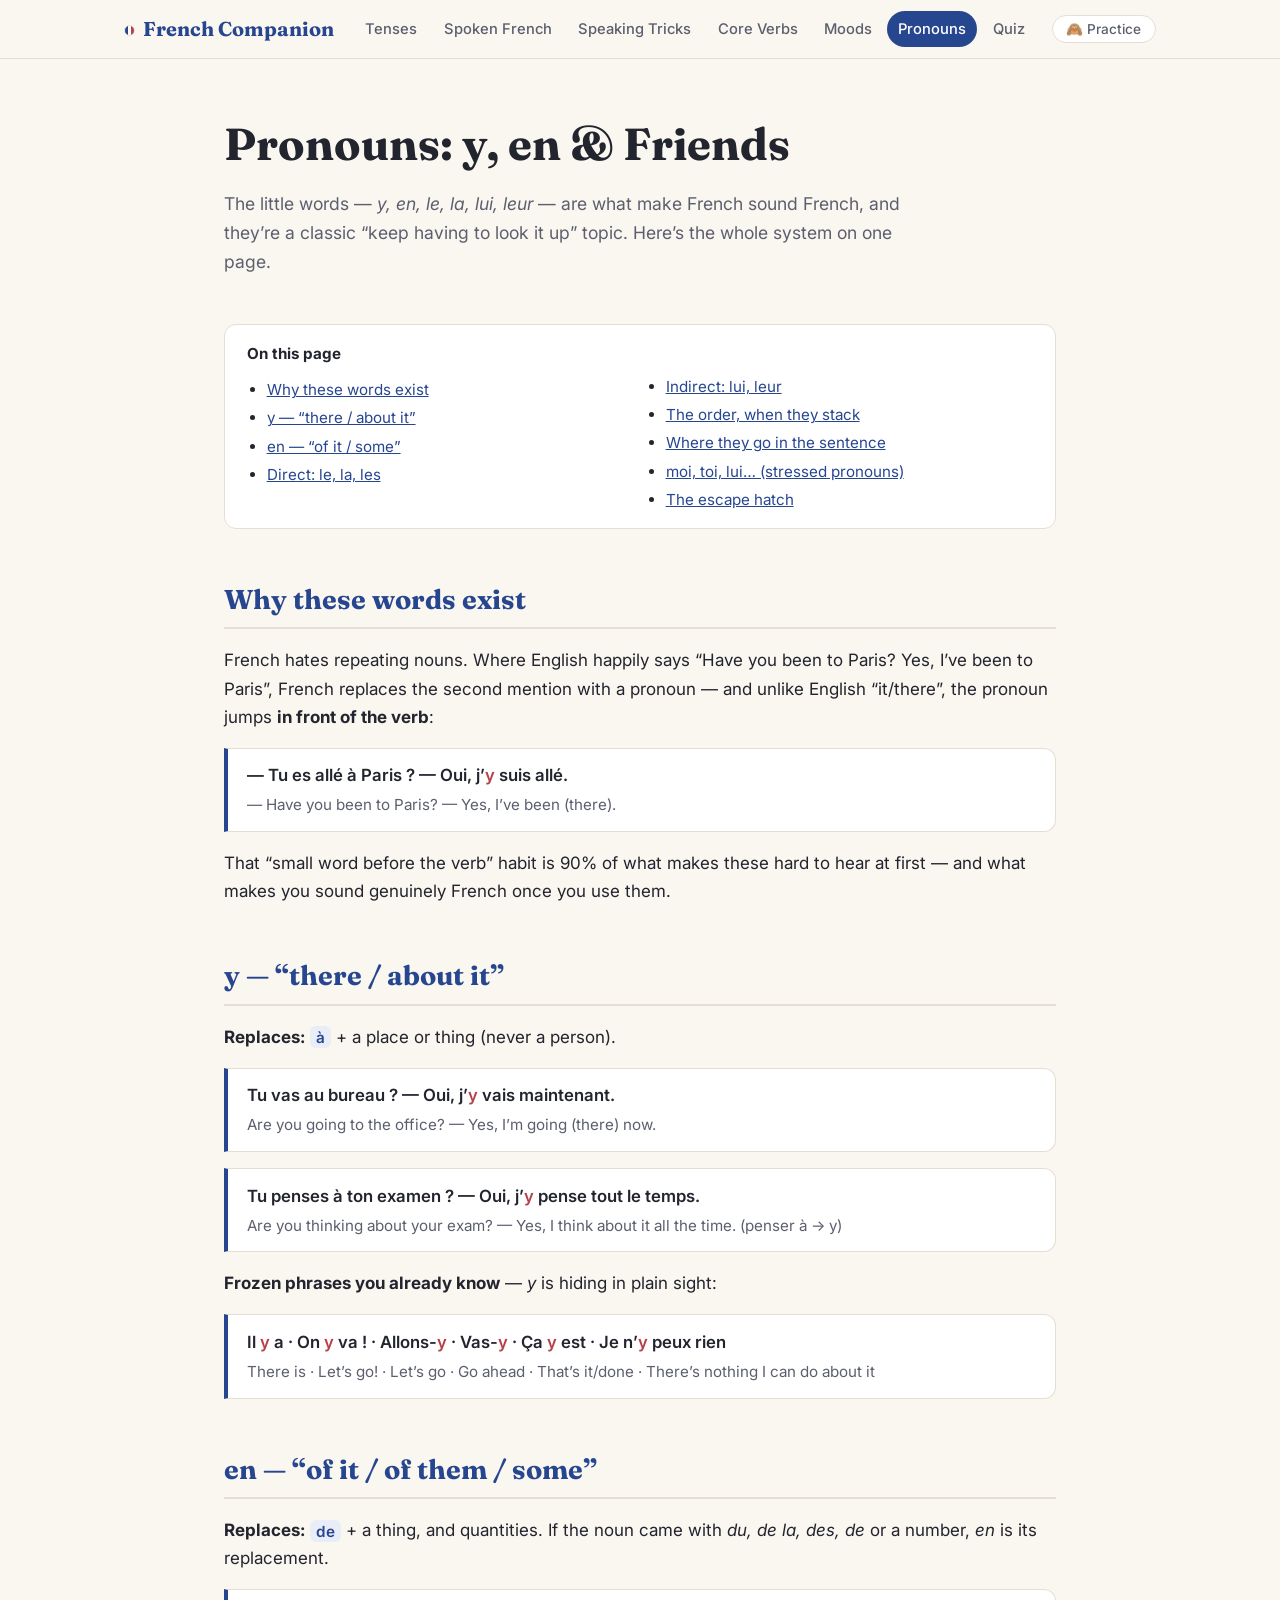
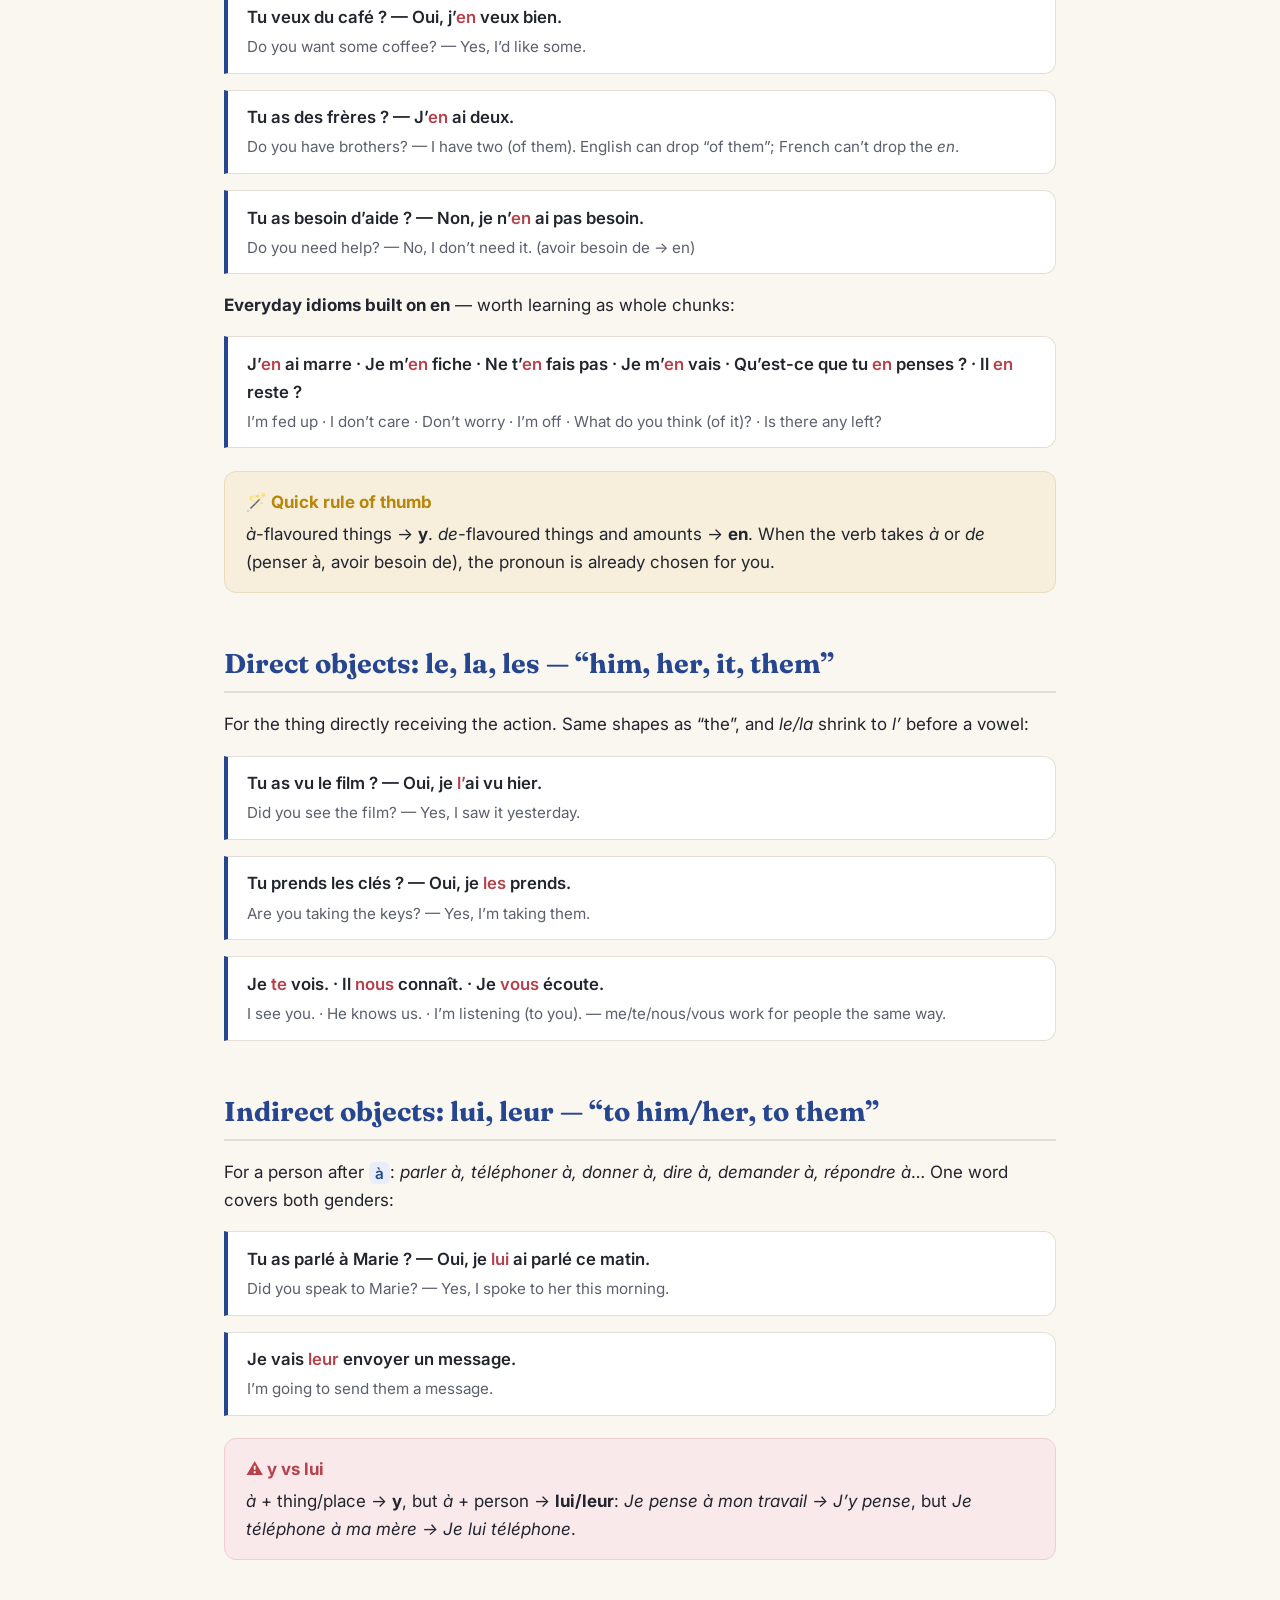
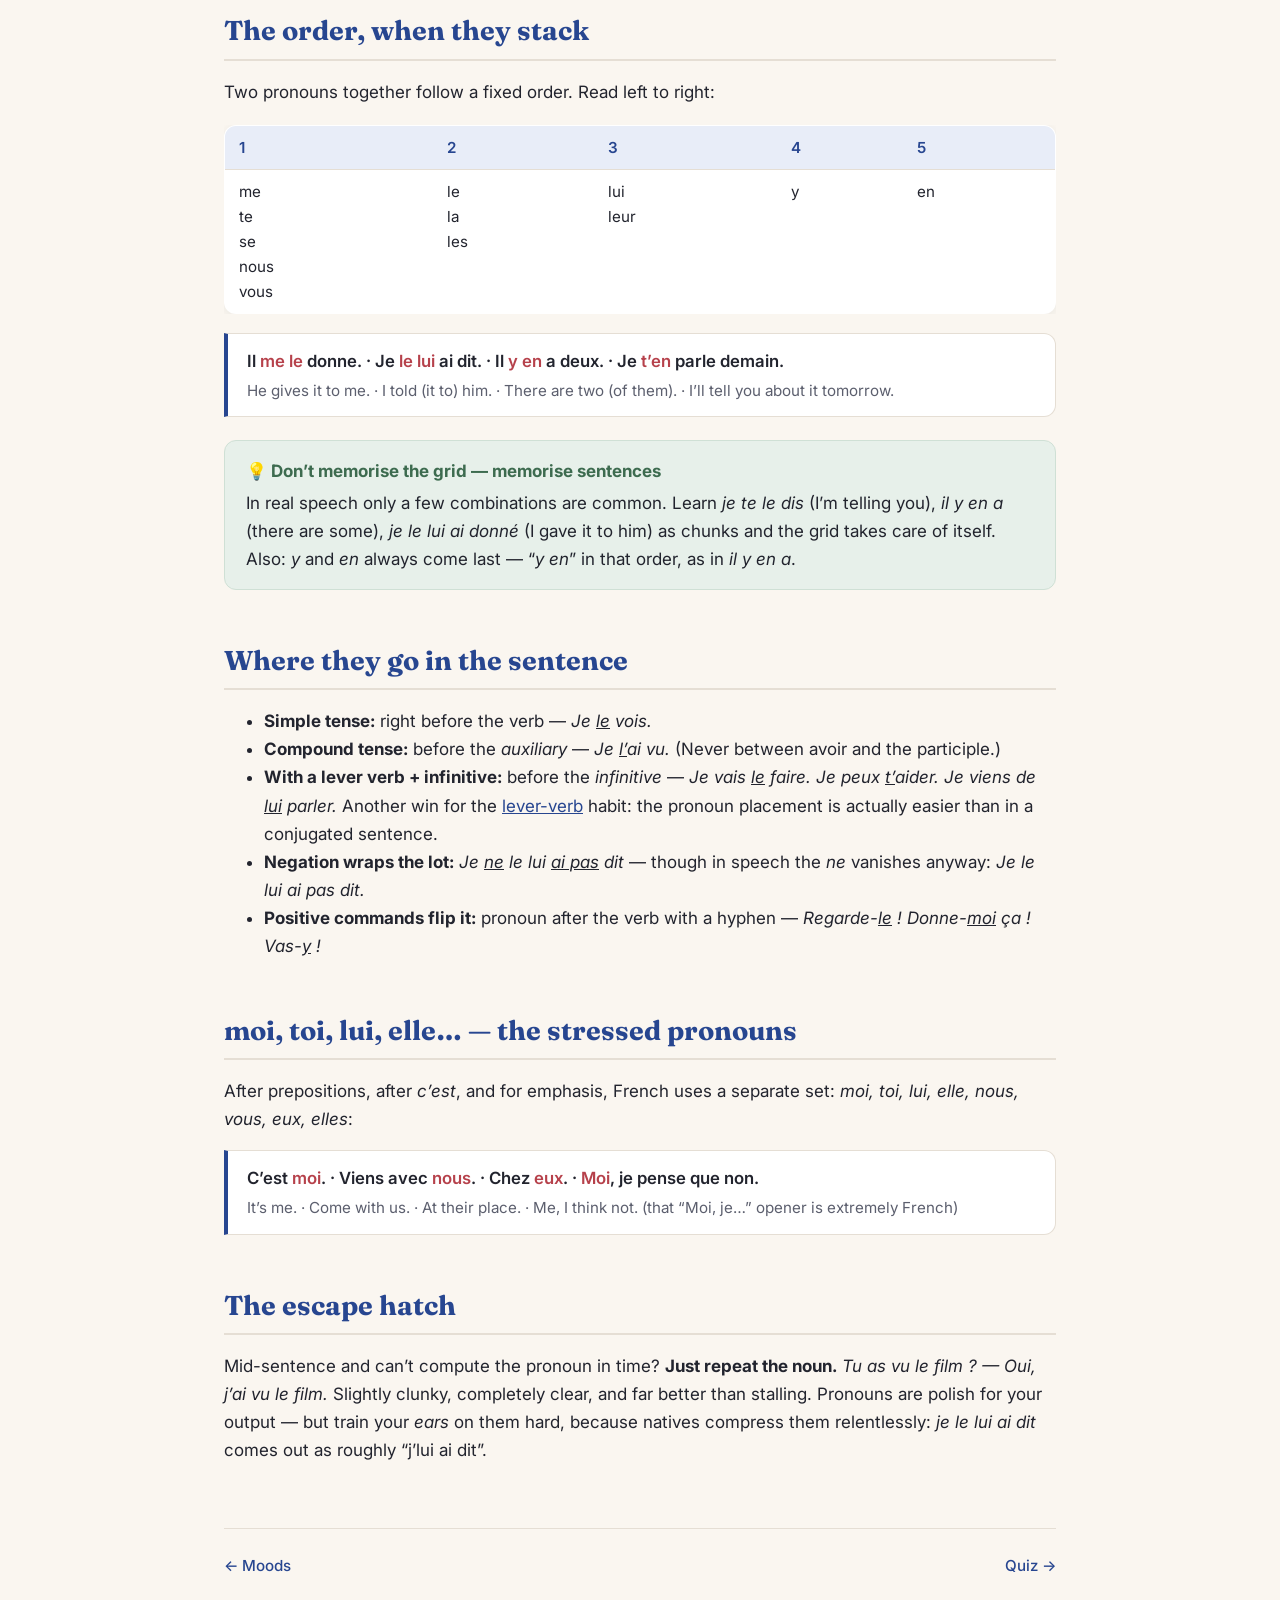
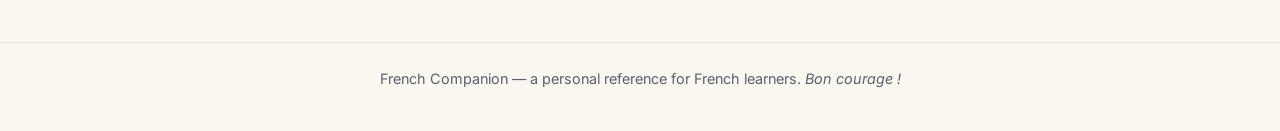
<file: pronouns.html>
<!DOCTYPE html>
<html lang="en">
<head>
<meta charset="UTF-8">
<meta name="viewport" content="width=device-width, initial-scale=1">
<title>Pronouns: y, en &amp; Friends — French Companion</title>
<link rel="preconnect" href="https://fonts.googleapis.com">
<link href="https://fonts.googleapis.com/css2?family=Fraunces:ital,wght@0,600;0,700;1,600&family=Inter:wght@400;500;600&display=swap" rel="stylesheet">
<link rel="stylesheet" href="style.css">
<script src="main.js" defer></script>
</head>
<body>

<header class="site-header">
  <nav class="nav">
    <a class="brand" href="index.html"><span class="tricolore"></span>French Companion</a>
    <div class="nav-links">
      <a href="tenses.html">Tenses</a>
      <a href="spoken-french.html">Spoken French</a>
      <a href="speaking-tricks.html">Speaking Tricks</a>
      <a href="core-verbs.html">Core Verbs</a>
      <a href="moods.html">Moods</a>
      <a href="pronouns.html" class="active">Pronouns</a>
      <a href="quiz.html">Quiz</a>
    </div>
    <button class="practice-toggle" id="practiceToggle" title="Blur English translations to test yourself">🙈 Practice</button>
  </nav>
</header>

<main class="container">

<div class="page-title">
  <h1>Pronouns: y, en &amp; Friends</h1>
  <p class="lede">The little words — <em>y, en, le, la, lui, leur</em> — are what make
  French sound French, and they’re a classic “keep having to look it up” topic. Here’s
  the whole system on one page.</p>
</div>

<div class="toc">
  <strong>On this page</strong>
  <ul>
    <li><a href="#why">Why these words exist</a></li>
    <li><a href="#y">y — “there / about it”</a></li>
    <li><a href="#en">en — “of it / some”</a></li>
    <li><a href="#direct">Direct: le, la, les</a></li>
    <li><a href="#indirect">Indirect: lui, leur</a></li>
    <li><a href="#order">The order, when they stack</a></li>
    <li><a href="#placement">Where they go in the sentence</a></li>
    <li><a href="#stressed">moi, toi, lui… (stressed pronouns)</a></li>
    <li><a href="#escape">The escape hatch</a></li>
  </ul>
</div>

<h2 id="why">Why these words exist</h2>
<p>French hates repeating nouns. Where English happily says “Have you been to Paris?
Yes, I’ve been to Paris”, French replaces the second mention with a pronoun — and unlike
English “it/there”, the pronoun jumps <strong>in front of the verb</strong>:</p>

<div class="example">
  <div class="fr">— Tu es allé à Paris ? — Oui, j’<span class="hl">y</span> suis allé.</div>
  <div class="en">— Have you been to Paris? — Yes, I’ve been (there).</div>
</div>

<p>That “small word before the verb” habit is 90% of what makes these hard to hear at
first — and what makes you sound genuinely French once you use them.</p>

<h2 id="y">y — “there / about it”</h2>
<p><strong>Replaces:</strong> <code>à</code> + a place or thing (never a person).</p>

<div class="example">
  <div class="fr">Tu vas au bureau ? — Oui, j’<span class="hl">y</span> vais maintenant.</div>
  <div class="en">Are you going to the office? — Yes, I’m going (there) now.</div>
</div>
<div class="example">
  <div class="fr">Tu penses à ton examen ? — Oui, j’<span class="hl">y</span> pense tout le temps.</div>
  <div class="en">Are you thinking about your exam? — Yes, I think about it all the time. (penser à → y)</div>
</div>

<p><strong>Frozen phrases you already know</strong> — <em>y</em> is hiding in plain sight:</p>
<div class="example">
  <div class="fr">Il <span class="hl">y</span> a · On <span class="hl">y</span> va ! · Allons-<span class="hl">y</span> · Vas-<span class="hl">y</span> · Ça <span class="hl">y</span> est · Je n’<span class="hl">y</span> peux rien</div>
  <div class="en">There is · Let’s go! · Let’s go · Go ahead · That’s it/done · There’s nothing I can do about it</div>
</div>

<h2 id="en">en — “of it / of them / some”</h2>
<p><strong>Replaces:</strong> <code>de</code> + a thing, and quantities. If the noun came
with <em>du, de la, des, de</em> or a number, <em>en</em> is its replacement.</p>

<div class="example">
  <div class="fr">Tu veux du café ? — Oui, j’<span class="hl">en</span> veux bien.</div>
  <div class="en">Do you want some coffee? — Yes, I’d like some.</div>
</div>
<div class="example">
  <div class="fr">Tu as des frères ? — J’<span class="hl">en</span> ai deux.</div>
  <div class="en">Do you have brothers? — I have two (of them). English can drop “of them”; French can’t drop the <em>en</em>.</div>
</div>
<div class="example">
  <div class="fr">Tu as besoin d’aide ? — Non, je n’<span class="hl">en</span> ai pas besoin.</div>
  <div class="en">Do you need help? — No, I don’t need it. (avoir besoin de → en)</div>
</div>

<p><strong>Everyday idioms built on en</strong> — worth learning as whole chunks:</p>
<div class="example">
  <div class="fr">J’<span class="hl">en</span> ai marre · Je m’<span class="hl">en</span> fiche · Ne t’<span class="hl">en</span> fais pas · Je m’<span class="hl">en</span> vais · Qu’est-ce que tu <span class="hl">en</span> penses ? · Il <span class="hl">en</span> reste ?</div>
  <div class="en">I’m fed up · I don’t care · Don’t worry · I’m off · What do you think (of it)? · Is there any left?</div>
</div>

<div class="trick">
  <strong>🪄 Quick rule of thumb</strong>
  <em>à</em>-flavoured things → <strong>y</strong>. <em>de</em>-flavoured things and amounts →
  <strong>en</strong>. When the verb takes <em>à</em> or <em>de</em> (penser à, avoir besoin de),
  the pronoun is already chosen for you.
</div>

<h2 id="direct">Direct objects: le, la, les — “him, her, it, them”</h2>
<p>For the thing directly receiving the action. Same shapes as “the”, and
<em>le/la</em> shrink to <em>l’</em> before a vowel:</p>

<div class="example">
  <div class="fr">Tu as vu le film ? — Oui, je <span class="hl">l’</span>ai vu hier.</div>
  <div class="en">Did you see the film? — Yes, I saw it yesterday.</div>
</div>
<div class="example">
  <div class="fr">Tu prends les clés ? — Oui, je <span class="hl">les</span> prends.</div>
  <div class="en">Are you taking the keys? — Yes, I’m taking them.</div>
</div>
<div class="example">
  <div class="fr">Je <span class="hl">te</span> vois. · Il <span class="hl">nous</span> connaît. · Je <span class="hl">vous</span> écoute.</div>
  <div class="en">I see you. · He knows us. · I’m listening (to you). — me/te/nous/vous work for people the same way.</div>
</div>

<h2 id="indirect">Indirect objects: lui, leur — “to him/her, to them”</h2>
<p>For a person after <code>à</code>: <em>parler à, téléphoner à, donner à, dire à,
demander à, répondre à</em>… One word covers both genders:</p>

<div class="example">
  <div class="fr">Tu as parlé à Marie ? — Oui, je <span class="hl">lui</span> ai parlé ce matin.</div>
  <div class="en">Did you speak to Marie? — Yes, I spoke to her this morning.</div>
</div>
<div class="example">
  <div class="fr">Je vais <span class="hl">leur</span> envoyer un message.</div>
  <div class="en">I’m going to send them a message.</div>
</div>

<div class="warn">
  <strong>⚠️ y vs lui</strong>
  <em>à</em> + thing/place → <strong>y</strong>, but <em>à</em> + person → <strong>lui/leur</strong>:
  <em>Je pense à mon travail → J’y pense</em>, but <em>Je téléphone à ma mère → Je lui téléphone</em>.
</div>

<h2 id="order">The order, when they stack</h2>
<p>Two pronouns together follow a fixed order. Read left to right:</p>

<div class="table-scroll">
<table>
  <tr>
    <th>1</th><th>2</th><th>3</th><th>4</th><th>5</th>
  </tr>
  <tr>
    <td>me<br>te<br>se<br>nous<br>vous</td>
    <td>le<br>la<br>les</td>
    <td>lui<br>leur</td>
    <td>y</td>
    <td>en</td>
  </tr>
</table>
</div>

<div class="example">
  <div class="fr">Il <span class="hl">me le</span> donne. · Je <span class="hl">le lui</span> ai dit. · Il <span class="hl">y en</span> a deux. · Je <span class="hl">t’en</span> parle demain.</div>
  <div class="en">He gives it to me. · I told (it to) him. · There are two (of them). · I’ll tell you about it tomorrow.</div>
</div>

<div class="tip">
  <strong>💡 Don’t memorise the grid — memorise sentences</strong>
  In real speech only a few combinations are common. Learn <em>je te le dis</em> (I’m telling
  you), <em>il y en a</em> (there are some), <em>je le lui ai donné</em> (I gave it to him) as
  chunks and the grid takes care of itself. Also: <em>y</em> and <em>en</em> always come last —
  “<em>y en</em>” in that order, as in <em>il y en a</em>.
</div>

<h2 id="placement">Where they go in the sentence</h2>
<ul>
  <li><strong>Simple tense:</strong> right before the verb — <em>Je <u>le</u> vois.</em></li>
  <li><strong>Compound tense:</strong> before the <em>auxiliary</em> — <em>Je <u>l’</u>ai vu.</em>
  (Never between avoir and the participle.)</li>
  <li><strong>With a lever verb + infinitive:</strong> before the <em>infinitive</em> —
  <em>Je vais <u>le</u> faire. Je peux <u>t’</u>aider. Je viens de <u>lui</u> parler.</em>
  Another win for the <a href="speaking-tricks.html">lever-verb</a> habit: the pronoun placement
  is actually easier than in a conjugated sentence.</li>
  <li><strong>Negation wraps the lot:</strong> <em>Je <u>ne</u> le lui <u>ai pas</u> dit</em> —
  though in speech the <em>ne</em> vanishes anyway: <em>Je le lui ai pas dit.</em></li>
  <li><strong>Positive commands flip it:</strong> pronoun after the verb with a hyphen —
  <em>Regarde-<u>le</u> ! Donne-<u>moi</u> ça ! Vas-<u>y</u> !</em></li>
</ul>

<h2 id="stressed">moi, toi, lui, elle… — the stressed pronouns</h2>
<p>After prepositions, after <em>c’est</em>, and for emphasis, French uses a separate set:
<em>moi, toi, lui, elle, nous, vous, eux, elles</em>:</p>

<div class="example">
  <div class="fr">C’est <span class="hl">moi</span>. · Viens avec <span class="hl">nous</span>. · Chez <span class="hl">eux</span>. · <span class="hl">Moi</span>, je pense que non.</div>
  <div class="en">It’s me. · Come with us. · At their place. · Me, I think not. (that “Moi, je…” opener is extremely French)</div>
</div>

<h2 id="escape">The escape hatch</h2>
<p>Mid-sentence and can’t compute the pronoun in time? <strong>Just repeat the noun.</strong>
<em>Tu as vu le film ? — Oui, j’ai vu le film.</em> Slightly clunky, completely clear, and
far better than stalling. Pronouns are polish for your output — but train your <em>ears</em>
on them hard, because natives compress them relentlessly: <em>je le lui ai dit</em> comes out
as roughly “j’lui ai dit”.</p>

<div class="page-nav">
  <a href="moods.html">← Moods</a>
  <a href="quiz.html">Quiz →</a>
</div>

</main>

<footer class="site-footer">
  <div>French Companion — a personal reference for French learners. <em>Bon courage&nbsp;!</em></div>
</footer>

</body>
</html>
</file>
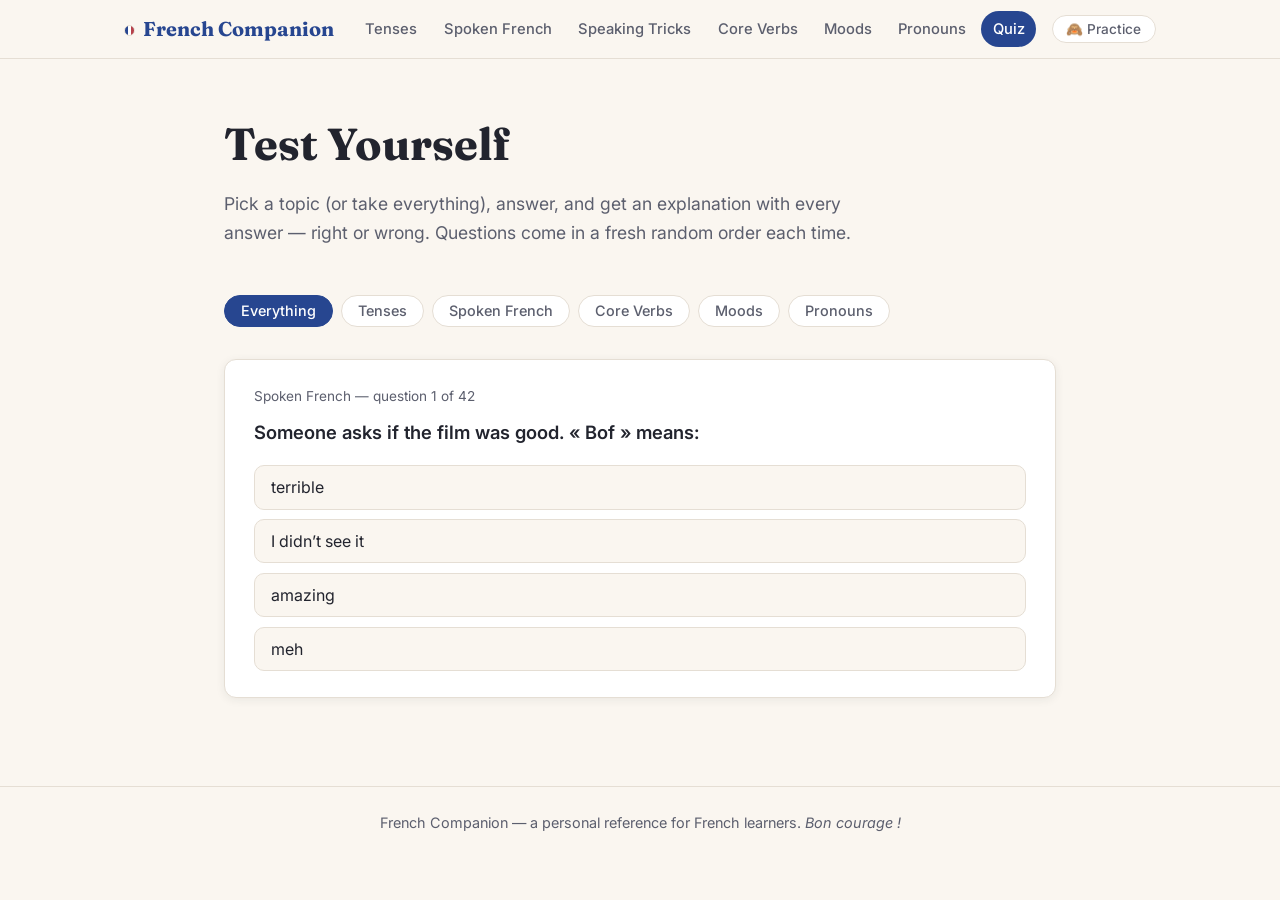
<file: quiz.html>
<!DOCTYPE html>
<html lang="en">
<head>
<meta charset="UTF-8">
<meta name="viewport" content="width=device-width, initial-scale=1">
<title>Test Yourself — French Companion</title>
<link rel="preconnect" href="https://fonts.googleapis.com">
<link href="https://fonts.googleapis.com/css2?family=Fraunces:ital,wght@0,600;0,700;1,600&family=Inter:wght@400;500;600&display=swap" rel="stylesheet">
<link rel="stylesheet" href="style.css">
<script src="main.js" defer></script>
</head>
<body>

<header class="site-header">
  <nav class="nav">
    <a class="brand" href="index.html"><span class="tricolore"></span>French Companion</a>
    <div class="nav-links">
      <a href="tenses.html">Tenses</a>
      <a href="spoken-french.html">Spoken French</a>
      <a href="speaking-tricks.html">Speaking Tricks</a>
      <a href="core-verbs.html">Core Verbs</a>
      <a href="moods.html">Moods</a>
      <a href="pronouns.html">Pronouns</a>
      <a href="quiz.html" class="active">Quiz</a>
    </div>
    <button class="practice-toggle" id="practiceToggle" title="Blur English translations to test yourself">🙈 Practice</button>
  </nav>
</header>

<main class="container">

<div class="page-title">
  <h1>Test Yourself</h1>
  <p class="lede">Pick a topic (or take everything), answer, and get an explanation with
  every answer — right or wrong. Questions come in a fresh random order each time.</p>
</div>

<div class="quiz-cats" id="quizCats"></div>

<div id="quizArea"></div>

</main>

<footer class="site-footer">
  <div>French Companion — a personal reference for French learners. <em>Bon courage&nbsp;!</em></div>
</footer>

<script>
// ------------------------------------------------------------------
// Question bank. Each question: category, question text, options,
// index of the correct option, and an explanation shown afterwards.
// To add a question, copy any block and edit it — that's the whole API.
// ------------------------------------------------------------------
const QUESTIONS = [
  // ---- Tenses ----
  { cat: "Tenses", q: "« Je ___ dans la rue quand j’ai vu l’accident. » (I was walking when I saw the accident)",
    opts: ["marchais", "ai marché", "marcherai", "marche"], a: 0,
    why: "Background action interrupted by an event → imparfait. The event (j’ai vu) is passé composé." },
  { cat: "Tenses", q: "The most natural spoken way to say “I’m going to eat”:",
    opts: ["Je vais manger", "Je mangerai", "Je mange manger", "J’aurai mangé"], a: 0,
    why: "Futur proche (aller + infinitive) is the default spoken future. Je mangerai is correct but more formal/distant." },
  { cat: "Tenses", q: "« Quand je suis arrivé, elle ___ déjà ___. » (she had already left)",
    opts: ["était … partie", "est … partie", "sera … partie", "avait … parti"], a: 0,
    why: "Past before the past → plus-que-parfait: imparfait of être (partir takes être) + participle, with agreement: elle était partie." },
  { cat: "Tenses", q: "« Si j’avais le temps, je ___ plus. » (If I had time, I would travel more)",
    opts: ["voyagerais", "voyagerai", "voyageais", "voyage"], a: 0,
    why: "Si + imparfait pairs with the conditional: voyagerais. Never a conditional in the si-half itself." },
  { cat: "Tenses", q: "“When I was little, we used to go to Brittany.” — Quand j’étais petit, on ___ en Bretagne.",
    opts: ["allait", "est allé", "ira", "irait"], a: 0,
    why: "A habit in the past → imparfait. “Used to …” is nearly always imparfait." },
  { cat: "Tenses", q: "The past participle of prendre is:",
    opts: ["pris", "prendu", "prené", "prit"], a: 0,
    why: "J’ai pris. (Il prit exists, but it’s the literary passé simple, not the participle.)" },
  { cat: "Tenses", q: "« Je viens de manger » means:",
    opts: ["I just ate", "I’m coming to eat", "I’ve been eating for a while", "I want to eat"], a: 0,
    why: "Venir de + infinitive = the immediate past: “I just did X”. A lever verb well worth owning." },
  { cat: "Tenses", q: "« J’ai su » usually means:",
    opts: ["I found out", "I knew (all along)", "I will know", "I doubted"], a: 0,
    why: "Savoir changes flavour in the passé composé: j’ai su = I found out. “I knew” as a state is je savais." },
  { cat: "Tenses", q: "Which tense do you meet in novels but almost never in speech?",
    opts: ["Le passé simple", "Le passé composé", "L’imparfait", "Le futur proche"], a: 0,
    why: "Passé simple (il alla, elle fit) is literary. Learn to recognise it; speak with the passé composé." },
  { cat: "Tenses", q: "The futur simple of aller, « je » form:",
    opts: ["j’irai", "j’allerai", "je vais", "j’aille"], a: 0,
    why: "Aller has the irregular future stem ir-: j’irai, tu iras… (Same stem gives the conditional j’irais.)" },

  // ---- Spoken French ----
  { cat: "Spoken French", q: "« Il pleuvait, du coup on est restés à la maison. » — du coup means:",
    opts: ["so / as a result", "suddenly", "of the blow", "luckily"], a: 0,
    why: "Du coup = “so / as a consequence” — modern spoken French’s favourite connector." },
  { cat: "Spoken French", q: "« C’est quand même incroyable ! » — here quand même adds:",
    opts: ["emphasis (“really”)", "a question", "doubt", "politeness"], a: 0,
    why: "Core meaning “all the same”, but with tone it becomes emphasis: “It really is incredible!”" },
  { cat: "Spoken French", q: "« Au fait » means:",
    opts: ["by the way", "actually", "in fact", "at last"], a: 0,
    why: "Au fait = “by the way” (new topic). En fait = “actually” (correction). Easy to mix up, worth keeping apart." },
  { cat: "Spoken French", q: "You’ve rambled through a long story and want to wrap it up. You say:",
    opts: ["Bref…", "Genre…", "Quoi…", "Ben…"], a: 0,
    why: "Bref = “long story short / anyway”. The official rambling-story exit." },
  { cat: "Spoken French", q: "« T’inquiète » means:",
    opts: ["Don’t worry", "Worry!", "Are you worried?", "How worrying"], a: 0,
    why: "Short for ne t’inquiète pas — spoken French dropped both the ne AND the pas here. It means “don’t worry”." },
  { cat: "Spoken French", q: "Someone asks if the film was good. « Bof » means:",
    opts: ["meh", "amazing", "terrible", "I didn’t see it"], a: 0,
    why: "Bof = underwhelmed indifference. The national shrug, in word form." },
  { cat: "Spoken French", q: "You don’t know the word for an object. You call it:",
    opts: ["un truc", "un objet inconnu", "une parole", "un truc doesn’t exist"], a: 0,
    why: "Un truc (or un machin) = “a thingy”. French people use it constantly for objects whose name escapes them." },
  { cat: "Spoken French", q: "« Ça y est ! » means:",
    opts: ["That’s it / done!", "There it is (pointing)", "Go away!", "It’s over there"], a: 0,
    why: "Ça y est (pronounced “sa-yé”) = “that’s it / it’s done / finally”. — Ça y est, j’ai fini !" },
  { cat: "Spoken French", q: "In everyday speech, « je ne sais pas » becomes:",
    opts: ["je sais pas", "je ne sais", "ne sais pas", "je pas sais"], a: 0,
    why: "Spoken French drops the ne and keeps the pas: je sais pas (often just “j’sais pas” → “shay pa”)." },
  { cat: "Spoken French", q: "Spoken French mostly replaces « nous allons » with:",
    opts: ["on va", "vous allez", "ils vont", "nous va"], a: 0,
    why: "On has taken over from nous in speech — and it conjugates like il/elle, so it’s easier too." },

  // ---- Core Verbs ----
  { cat: "Core Verbs", q: "« J’ai eu » is:",
    opts: ["passé composé of avoir — “I had / I got”", "avoir twice by mistake", "plus-que-parfait of avoir", "passé composé of être"], a: 0,
    why: "Avoir helps everyone, including itself: ai = auxiliary (carries the tense), eu = participle of avoir (carries the meaning)." },
  { cat: "Core Verbs", q: "« J’avais été » means:",
    opts: ["I had been", "I was", "I have been", "I would be"], a: 0,
    why: "Plus-que-parfait of être: imparfait of avoir (avais) + été. Matches English “had been” almost exactly." },
  { cat: "Core Verbs", q: "Which auxiliary does être take in compound tenses?",
    opts: ["avoir (j’ai été)", "être (je suis été)", "aller", "either one"], a: 0,
    why: "Être never helps itself: it’s j’ai été, never “je suis été”." },
  { cat: "Core Verbs", q: "« Elle ___ sortie hier soir. » (She went out last night)",
    opts: ["est", "a", "avait être", "es"], a: 0,
    why: "Sortir (movement, no direct object) takes être, and the participle agrees: elle est sortie." },
  { cat: "Core Verbs", q: "« Elle ___ sorti la poubelle. » (She took out the bin)",
    opts: ["a", "est", "être", "y a"], a: 0,
    why: "Same verb, but with a direct object (la poubelle) sortir switches to avoir — and no agreement: elle a sorti." },
  { cat: "Core Verbs", q: "“I’m hungry” in French:",
    opts: ["J’ai faim", "Je suis faim", "Je fais faim", "J’ai faimé"], a: 0,
    why: "French has hunger rather than being it: avoir faim/soif/chaud/froid/peur/raison… all use avoir." },
  { cat: "Core Verbs", q: "“The weather is nice”:",
    opts: ["Il fait beau", "Il est beau", "Il a beau", "C’est beau temps"], a: 0,
    why: "Weather belongs to faire: il fait beau/froid/chaud/nuit." },
  { cat: "Core Verbs", q: "« Ça fait deux ans que j’apprends le français » means:",
    opts: ["I’ve been learning French for two years", "It makes two French years", "I learned French two years ago", "I’ll learn French in two years"], a: 0,
    why: "Ça fait [duration] que + present = “I’ve been doing X for [duration]”. Note French uses the present tense here." },

  // ---- Moods ----
  { cat: "Moods", q: "« Il faut que j’y ___. » (I’ve got to go)",
    opts: ["aille", "vais", "irai", "va"], a: 0,
    why: "Il faut que triggers the subjunctive: aille (from aller). This exact sentence is said constantly — learn it as a chunk." },
  { cat: "Moods", q: "« Je pense qu’il ___ raison. »",
    opts: ["a", "ait", "soit", "aie"], a: 0,
    why: "Affirmative penser que takes the plain indicative: il a raison. Only je NE pense PAS que… triggers the subjunctive." },
  { cat: "Moods", q: "Subjunctive-free way to say « Il faut que je parte »:",
    opts: ["Je dois partir", "Il faut que je pars", "Que je parte", "Je partirais que"], a: 0,
    why: "Lever verbs (je dois / il faut + infinitive) take an infinitive, never the subjunctive. Same meaning, zero risk." },
  { cat: "Moods", q: "« J’espère que tu ___ demain. » (I hope you’ll come)",
    opts: ["viendras", "viennes", "sois venu", "vinsses"], a: 0,
    why: "Espérer que is the famous exception among “feeling” verbs — it takes the indicative (here the future): tu viendras." },
  { cat: "Moods", q: "« Que je fasse » is the subjunctive of:",
    opts: ["faire", "falloir", "se fâcher", "fondre"], a: 0,
    why: "Faire → que je fasse. One of the seven irregular subjunctives worth knowing (sois, aie, aille, fasse, puisse, sache, veuille)." },
  { cat: "Moods", q: "Which sentence does NOT need the subjunctive?",
    opts: ["Peut-être qu’il est en retard", "Il est possible qu’il soit en retard", "Je ne pense pas qu’il soit à l’heure", "Bien qu’il soit en retard"], a: 0,
    why: "Peut-être que + indicative expresses the same doubt with no subjunctive — a top-tier avoidance trick." },
  { cat: "Moods", q: "Same subject in both halves — French prefers:",
    opts: ["an infinitive: je veux partir", "the subjunctive: je veux que je parte", "the conditional", "the imperative"], a: 0,
    why: "When A wants A to do something, use the infinitive. The subjunctive only appears when A has feelings about B doing something." },

  // ---- Pronouns ----
  { cat: "Pronouns", q: "« Tu vas au bureau ? — Oui, j’___ vais. »",
    opts: ["y", "en", "le", "lui"], a: 0,
    why: "à + place → y: j’y vais = I’m going (there)." },
  { cat: "Pronouns", q: "« Tu veux du café ? — Oui, j’___ veux bien. »",
    opts: ["en", "y", "le", "la"], a: 0,
    why: "du/de la/des + thing → en: j’en veux = I want some." },
  { cat: "Pronouns", q: "“Did you see the film? — Yes, I saw it.”",
    opts: ["Oui, je l’ai vu", "Oui, je lui ai vu", "Oui, j’y ai vu", "Oui, j’ai vu le"], a: 0,
    why: "Direct object → le, shrinking to l’ before a vowel, placed before the auxiliary: je l’ai vu." },
  { cat: "Pronouns", q: "“I’m going to phone her” (téléphoner à quelqu’un):",
    opts: ["Je vais lui téléphoner", "Je vais la téléphoner", "Je vais y téléphoner", "Je vais téléphoner elle"], a: 0,
    why: "Téléphoner à + person → indirect pronoun lui, placed before the infinitive: je vais lui téléphoner." },
  { cat: "Pronouns", q: "« J’en ai marre » means:",
    opts: ["I’m fed up", "I have some jam", "I’m at the harbour", "I’ve had two"], a: 0,
    why: "En avoir marre = to be fed up. One of many everyday idioms frozen around en (je m’en fiche, ne t’en fais pas…)." },
  { cat: "Pronouns", q: "« Il ___ a deux. » (There are two of them)",
    opts: ["y en", "en y", "les y", "y les"], a: 0,
    why: "y and en come last, and in that order: il y en a deux. (Il y a + en squeezed in the middle.)" },
  { cat: "Pronouns", q: "« Je pense à ma mère » becomes:",
    opts: ["Je pense à elle", "J’y pense", "Je lui pense", "J’en pense"], a: 0,
    why: "Trick question! y replaces à + THING; for people after penser à, French uses the stressed pronoun: je pense à elle." }
];

// ------------------------------------------------------------------
// Quiz engine
// ------------------------------------------------------------------
const CATS = ["Everything", "Tenses", "Spoken French", "Core Verbs", "Moods", "Pronouns"];
let pool = [], current = 0, score = 0, activeCat = "Everything";

const catsEl = document.getElementById("quizCats");
const areaEl = document.getElementById("quizArea");

function shuffle(arr) {
  const a = arr.slice();
  for (let i = a.length - 1; i > 0; i--) {
    const j = Math.floor(Math.random() * (i + 1));
    [a[i], a[j]] = [a[j], a[i]];
  }
  return a;
}

function renderCats() {
  catsEl.innerHTML = "";
  CATS.forEach(cat => {
    const b = document.createElement("button");
    b.textContent = cat;
    if (cat === activeCat) b.classList.add("active");
    b.addEventListener("click", () => start(cat));
    catsEl.appendChild(b);
  });
}

function start(cat) {
  activeCat = cat;
  pool = shuffle(cat === "Everything" ? QUESTIONS : QUESTIONS.filter(q => q.cat === cat));
  current = 0;
  score = 0;
  renderCats();
  renderQuestion();
}

function renderQuestion() {
  if (current >= pool.length) { renderScore(); return; }
  const q = pool[current];

  const card = document.createElement("div");
  card.className = "quiz-card";

  const prog = document.createElement("div");
  prog.className = "quiz-progress";
  prog.textContent = q.cat + " — question " + (current + 1) + " of " + pool.length +
                     (current > 0 ? "  ·  score " + score + "/" + current : "");
  card.appendChild(prog);

  const qEl = document.createElement("div");
  qEl.className = "quiz-question";
  qEl.textContent = q.q;
  card.appendChild(qEl);

  const optsEl = document.createElement("div");
  optsEl.className = "quiz-options";

  // Shuffle the display order of options, remembering which is correct.
  const order = shuffle(q.opts.map((_, i) => i));
  order.forEach(i => {
    const b = document.createElement("button");
    b.textContent = q.opts[i];
    b.addEventListener("click", () => answer(card, optsEl, order, i, q));
    optsEl.appendChild(b);
  });

  card.appendChild(optsEl);
  areaEl.innerHTML = "";
  areaEl.appendChild(card);
}

function answer(card, optsEl, order, chosen, q) {
  const buttons = Array.from(optsEl.children);
  buttons.forEach((b, pos) => {
    b.disabled = true;
    if (order[pos] === q.a) b.classList.add("correct");
    else if (order[pos] === chosen) b.classList.add("wrong");
  });

  if (chosen === q.a) score++;

  const why = document.createElement("div");
  why.className = "quiz-explanation";
  why.textContent = (chosen === q.a ? "✅ " : "❌ ") + q.why;
  card.appendChild(why);

  const next = document.createElement("button");
  next.className = "quiz-next";
  next.textContent = current + 1 < pool.length ? "Next question →" : "See score →";
  next.addEventListener("click", () => { current++; renderQuestion(); });
  card.appendChild(next);
  next.focus();
}

function renderScore() {
  const pct = Math.round(100 * score / pool.length);
  let verdict;
  if (pct === 100)     verdict = "Parfait ! Chapeau. 🎩";
  else if (pct >= 80)  verdict = "Très bien ! You clearly read the pages. 👏";
  else if (pct >= 60)  verdict = "Pas mal du tout — a couple of pages are worth a re-read.";
  else if (pct >= 40)  verdict = "Bon courage — the explanations above each answer are the shortcut.";
  else                 verdict = "C’est pas grave ! Wrong answers with explanations teach fastest.";

  areaEl.innerHTML =
    '<div class="quiz-card quiz-score">' +
      '<div class="big">' + score + " / " + pool.length + "</div>" +
      "<p>" + verdict + "</p>" +
      '<button class="quiz-next" id="againBtn">Try again</button>' +
    "</div>";
  document.getElementById("againBtn").addEventListener("click", () => start(activeCat));
}

start("Everything");
</script>

</body>
</html>
</file>
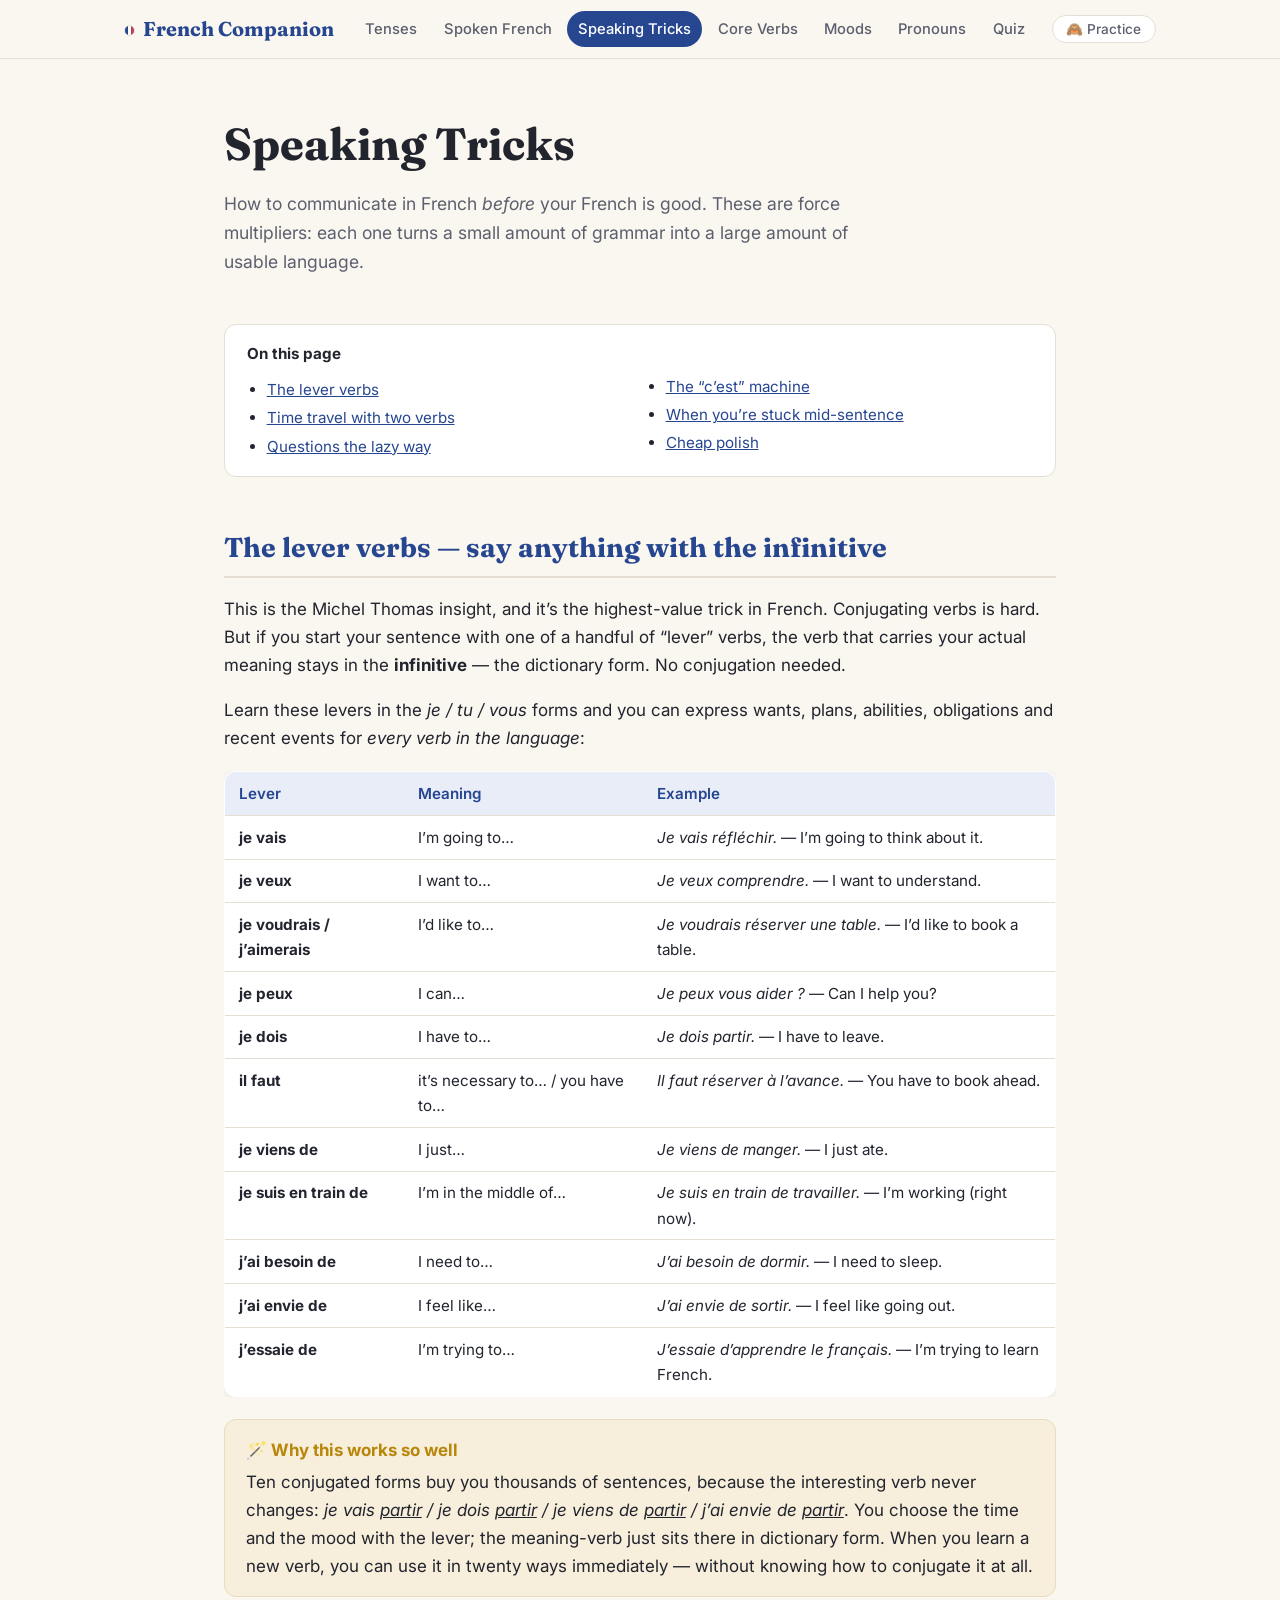
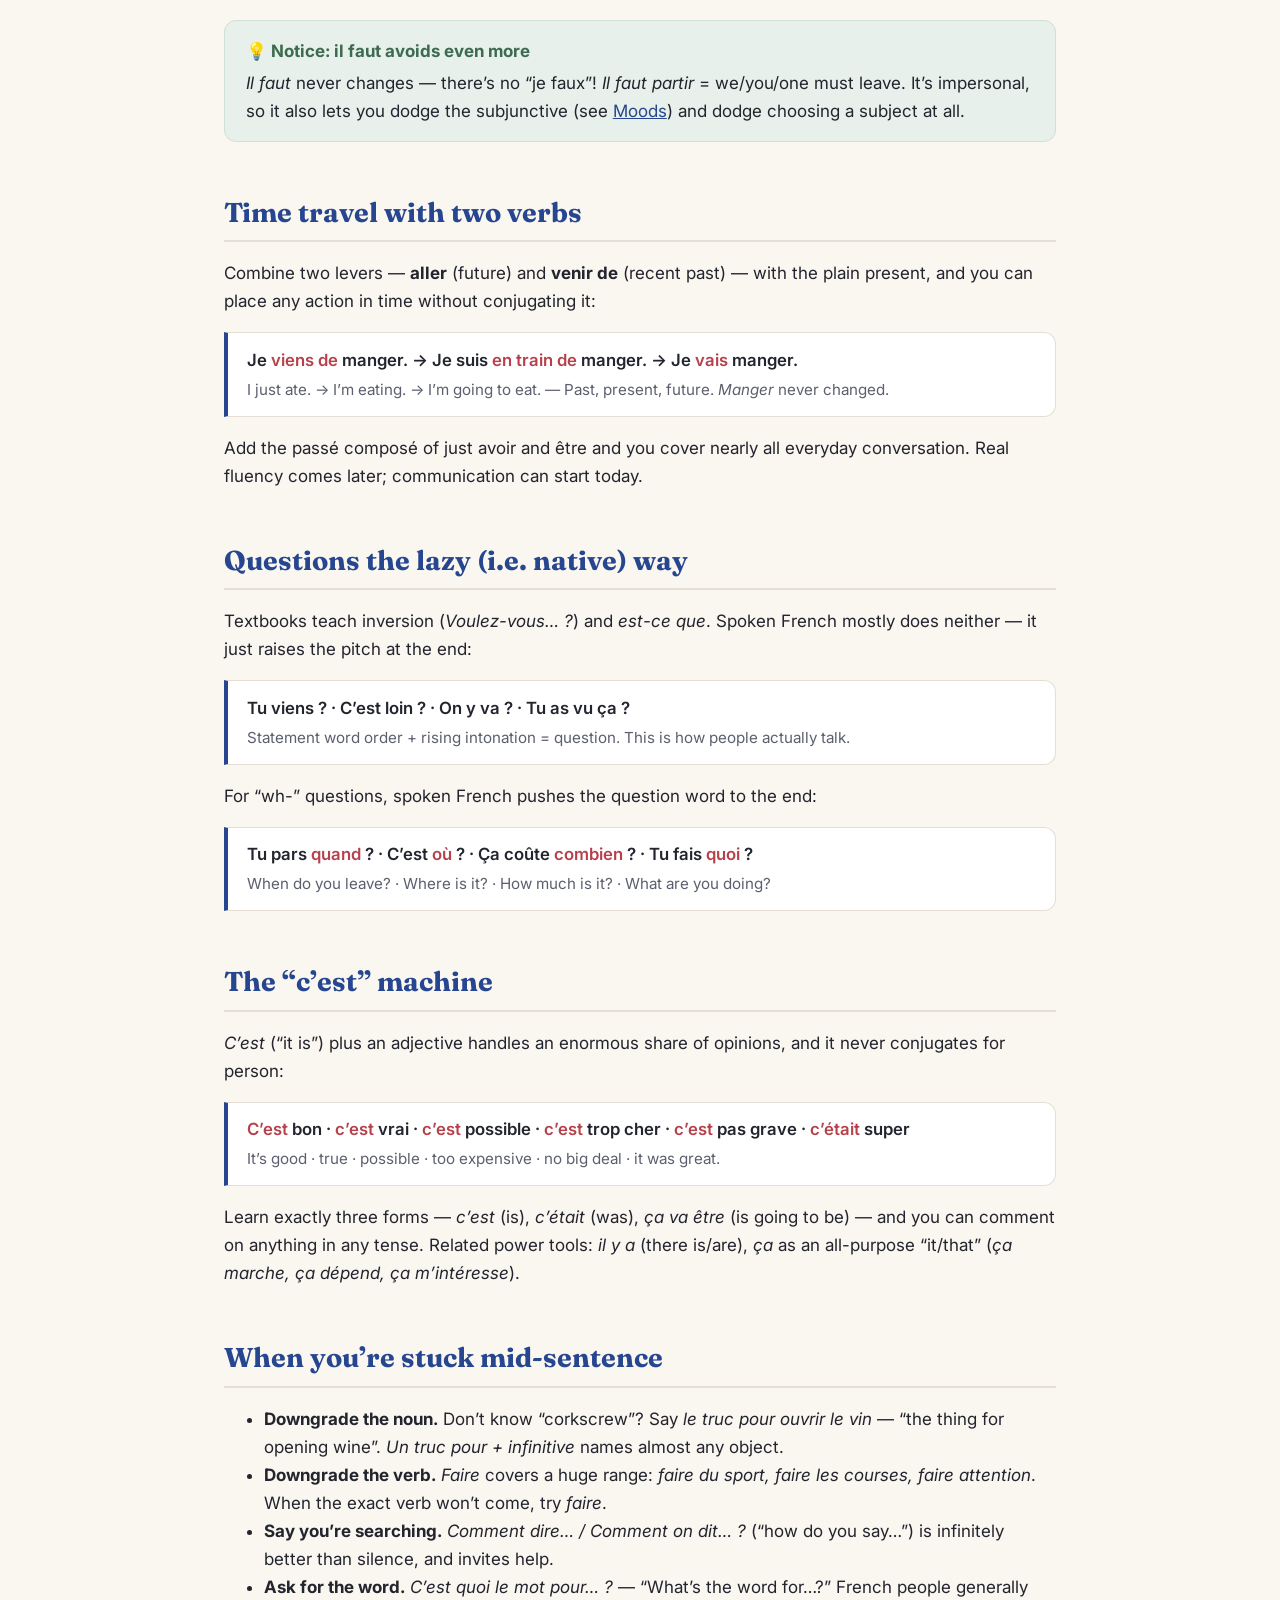
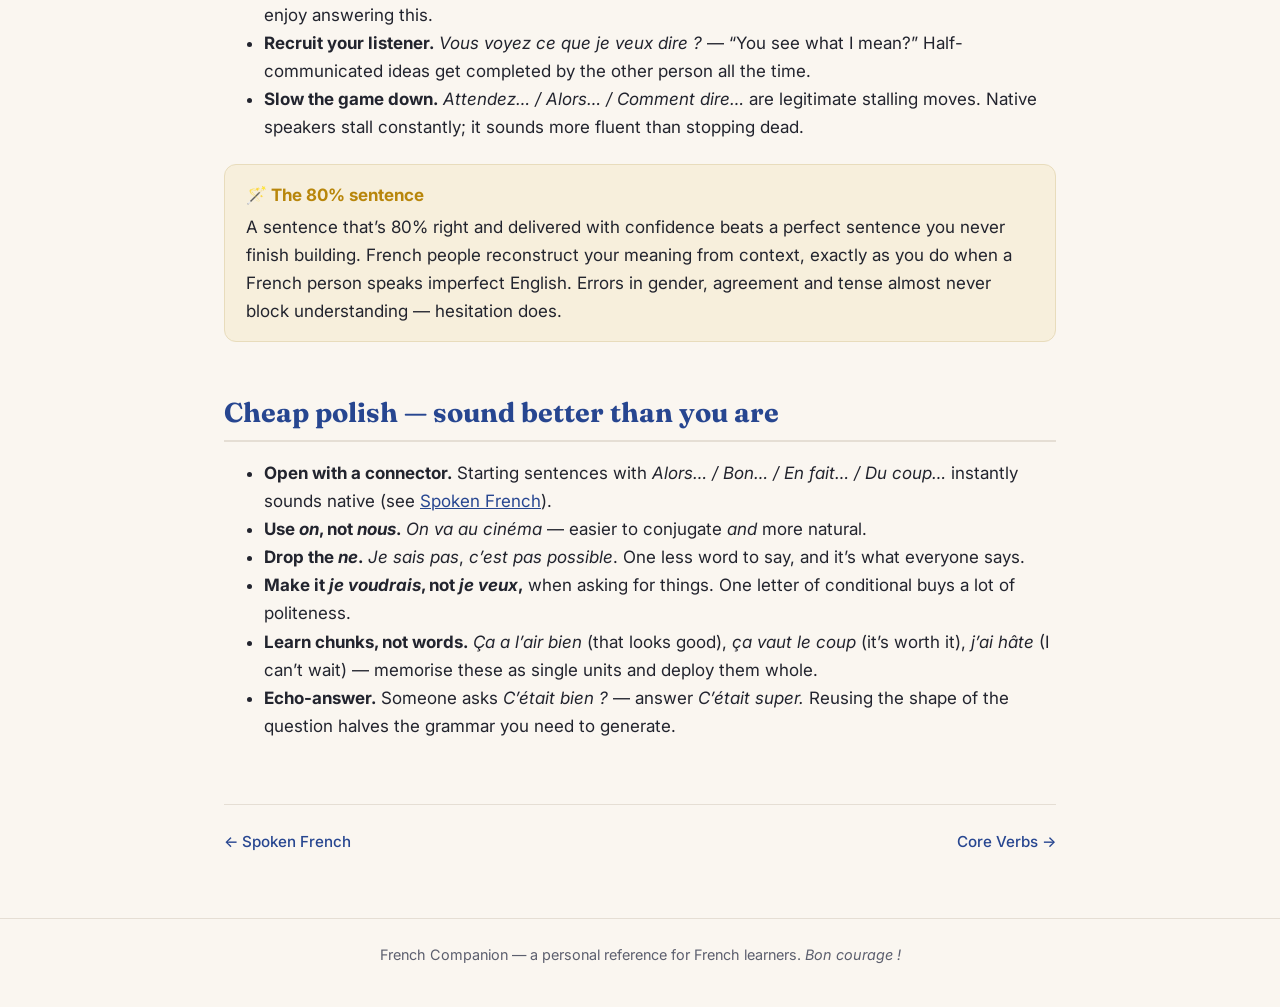
<file: speaking-tricks.html>
<!DOCTYPE html>
<html lang="en">
<head>
<meta charset="UTF-8">
<meta name="viewport" content="width=device-width, initial-scale=1">
<title>Speaking Tricks — French Companion</title>
<link rel="preconnect" href="https://fonts.googleapis.com">
<link href="https://fonts.googleapis.com/css2?family=Fraunces:ital,wght@0,600;0,700;1,600&family=Inter:wght@400;500;600&display=swap" rel="stylesheet">
<link rel="stylesheet" href="style.css">
<script src="main.js" defer></script>
</head>
<body>

<header class="site-header">
  <nav class="nav">
    <a class="brand" href="index.html"><span class="tricolore"></span>French Companion</a>
    <div class="nav-links">
      <a href="tenses.html">Tenses</a>
      <a href="spoken-french.html">Spoken French</a>
      <a href="speaking-tricks.html" class="active">Speaking Tricks</a>
      <a href="core-verbs.html">Core Verbs</a>
      <a href="moods.html">Moods</a>
      <a href="pronouns.html">Pronouns</a>
      <a href="quiz.html">Quiz</a>
    </div>
    <button class="practice-toggle" id="practiceToggle" title="Blur English translations to test yourself">🙈 Practice</button>
  </nav>
</header>

<main class="container">

<div class="page-title">
  <h1>Speaking Tricks</h1>
  <p class="lede">How to communicate in French <em>before</em> your French is good. These are
  force multipliers: each one turns a small amount of grammar into a large amount of
  usable language.</p>
</div>

<div class="toc">
  <strong>On this page</strong>
  <ul>
    <li><a href="#levers">The lever verbs</a></li>
    <li><a href="#three-tenses">Time travel with two verbs</a></li>
    <li><a href="#questions">Questions the lazy way</a></li>
    <li><a href="#cest">The “c’est” machine</a></li>
    <li><a href="#stuck">When you’re stuck mid-sentence</a></li>
    <li><a href="#polish">Cheap polish</a></li>
  </ul>
</div>

<h2 id="levers">The lever verbs — say anything with the infinitive</h2>
<p>This is the Michel Thomas insight, and it’s the highest-value trick in French. Conjugating
verbs is hard. But if you start your sentence with one of a handful of “lever” verbs, the
verb that carries your actual meaning stays in the <strong>infinitive</strong> — the dictionary
form. No conjugation needed.</p>

<p>Learn these levers in the <em>je / tu / vous</em> forms and you can express wants, plans,
abilities, obligations and recent events for <em>every verb in the language</em>:</p>

<div class="table-scroll">
<table>
  <tr><th>Lever</th><th>Meaning</th><th>Example</th></tr>
  <tr><td><strong>je vais</strong></td><td>I’m going to…</td><td><em>Je vais réfléchir.</em> — I’m going to think about it.</td></tr>
  <tr><td><strong>je veux</strong></td><td>I want to…</td><td><em>Je veux comprendre.</em> — I want to understand.</td></tr>
  <tr><td><strong>je voudrais / j’aimerais</strong></td><td>I’d like to…</td><td><em>Je voudrais réserver une table.</em> — I’d like to book a table.</td></tr>
  <tr><td><strong>je peux</strong></td><td>I can…</td><td><em>Je peux vous aider ?</em> — Can I help you?</td></tr>
  <tr><td><strong>je dois</strong></td><td>I have to…</td><td><em>Je dois partir.</em> — I have to leave.</td></tr>
  <tr><td><strong>il faut</strong></td><td>it’s necessary to… / you have to…</td><td><em>Il faut réserver à l’avance.</em> — You have to book ahead.</td></tr>
  <tr><td><strong>je viens de</strong></td><td>I just…</td><td><em>Je viens de manger.</em> — I just ate.</td></tr>
  <tr><td><strong>je suis en train de</strong></td><td>I’m in the middle of…</td><td><em>Je suis en train de travailler.</em> — I’m working (right now).</td></tr>
  <tr><td><strong>j’ai besoin de</strong></td><td>I need to…</td><td><em>J’ai besoin de dormir.</em> — I need to sleep.</td></tr>
  <tr><td><strong>j’ai envie de</strong></td><td>I feel like…</td><td><em>J’ai envie de sortir.</em> — I feel like going out.</td></tr>
  <tr><td><strong>j’essaie de</strong></td><td>I’m trying to…</td><td><em>J’essaie d’apprendre le français.</em> — I’m trying to learn French.</td></tr>
</table>
</div>

<div class="trick">
  <strong>🪄 Why this works so well</strong>
  Ten conjugated forms buy you thousands of sentences, because the interesting verb never
  changes: <em>je vais <u>partir</u> / je dois <u>partir</u> / je viens de <u>partir</u> / j’ai envie de <u>partir</u></em>.
  You choose the time and the mood with the lever; the meaning-verb just sits there in
  dictionary form. When you learn a new verb, you can use it in twenty ways immediately —
  without knowing how to conjugate it at all.
</div>

<div class="tip">
  <strong>💡 Notice: il faut avoids even more</strong>
  <em>Il faut</em> never changes — there’s no “je faux”! <em>Il faut partir</em> = we/you/one must
  leave. It’s impersonal, so it also lets you dodge the subjunctive
  (see <a href="moods.html">Moods</a>) and dodge choosing a subject at all.
</div>

<h2 id="three-tenses">Time travel with two verbs</h2>
<p>Combine two levers — <strong>aller</strong> (future) and <strong>venir de</strong> (recent past) —
with the plain present, and you can place any action in time without conjugating it:</p>

<div class="example">
  <div class="fr">Je <span class="hl">viens de</span> manger. → Je suis <span class="hl">en train de</span> manger. → Je <span class="hl">vais</span> manger.</div>
  <div class="en">I just ate. → I’m eating. → I’m going to eat. — Past, present, future. <em>Manger</em> never changed.</div>
</div>

<p>Add the passé composé of just avoir and être and you cover nearly all everyday
conversation. Real fluency comes later; communication can start today.</p>

<h2 id="questions">Questions the lazy (i.e. native) way</h2>
<p>Textbooks teach inversion (<em>Voulez-vous… ?</em>) and <em>est-ce que</em>. Spoken French
mostly does neither — it just raises the pitch at the end:</p>

<div class="example">
  <div class="fr">Tu viens ? · C’est loin ? · On y va ? · Tu as vu ça ?</div>
  <div class="en">Statement word order + rising intonation = question. This is how people actually talk.</div>
</div>

<p>For “wh-” questions, spoken French pushes the question word to the end:</p>

<div class="example">
  <div class="fr">Tu pars <span class="hl">quand</span> ? · C’est <span class="hl">où</span> ? · Ça coûte <span class="hl">combien</span> ? · Tu fais <span class="hl">quoi</span> ?</div>
  <div class="en">When do you leave? · Where is it? · How much is it? · What are you doing?</div>
</div>

<h2 id="cest">The “c’est” machine</h2>
<p><em>C’est</em> (“it is”) plus an adjective handles an enormous share of opinions, and it
never conjugates for person:</p>

<div class="example">
  <div class="fr"><span class="hl">C’est</span> bon · <span class="hl">c’est</span> vrai · <span class="hl">c’est</span> possible · <span class="hl">c’est</span> trop cher · <span class="hl">c’est</span> pas grave · <span class="hl">c’était</span> super</div>
  <div class="en">It’s good · true · possible · too expensive · no big deal · it was great.</div>
</div>

<p>Learn exactly three forms — <em>c’est</em> (is), <em>c’était</em> (was), <em>ça va être</em>
(is going to be) — and you can comment on anything in any tense. Related power tools:
<em>il y a</em> (there is/are), <em>ça</em> as an all-purpose “it/that”
(<em>ça marche, ça dépend, ça m’intéresse</em>).</p>

<h2 id="stuck">When you’re stuck mid-sentence</h2>
<ul>
  <li><strong>Downgrade the noun.</strong> Don’t know “corkscrew”? Say <em>le truc pour ouvrir le vin</em>
  — “the thing for opening wine”. <em>Un truc pour + infinitive</em> names almost any object.</li>
  <li><strong>Downgrade the verb.</strong> <em>Faire</em> covers a huge range: <em>faire du sport,
  faire les courses, faire attention</em>. When the exact verb won’t come, try <em>faire</em>.</li>
  <li><strong>Say you’re searching.</strong> <em>Comment dire… / Comment on dit… ?</em> (“how do you
  say…”) is infinitely better than silence, and invites help.</li>
  <li><strong>Ask for the word.</strong> <em>C’est quoi le mot pour… ?</em> — “What’s the word for…?”
  French people generally enjoy answering this.</li>
  <li><strong>Recruit your listener.</strong> <em>Vous voyez ce que je veux dire ?</em> — “You see what
  I mean?” Half-communicated ideas get completed by the other person all the time.</li>
  <li><strong>Slow the game down.</strong> <em>Attendez… / Alors… / Comment dire…</em> are legitimate
  stalling moves. Native speakers stall constantly; it sounds more fluent than stopping dead.</li>
</ul>

<div class="trick">
  <strong>🪄 The 80% sentence</strong>
  A sentence that’s 80% right and delivered with confidence beats a perfect sentence you
  never finish building. French people reconstruct your meaning from context, exactly as
  you do when a French person speaks imperfect English. Errors in gender, agreement and
  tense almost never block understanding — hesitation does.
</div>

<h2 id="polish">Cheap polish — sound better than you are</h2>
<ul>
  <li><strong>Open with a connector.</strong> Starting sentences with <em>Alors… / Bon… / En fait… /
  Du coup…</em> instantly sounds native (see <a href="spoken-french.html">Spoken French</a>).</li>
  <li><strong>Use <em>on</em>, not <em>nous</em>.</strong> <em>On va au cinéma</em> — easier to
  conjugate <em>and</em> more natural.</li>
  <li><strong>Drop the <em>ne</em>.</strong> <em>Je sais pas</em>, <em>c’est pas possible</em>.
  One less word to say, and it’s what everyone says.</li>
  <li><strong>Make it <em>je voudrais</em>, not <em>je veux</em>,</strong> when asking for things.
  One letter of conditional buys a lot of politeness.</li>
  <li><strong>Learn chunks, not words.</strong> <em>Ça a l’air bien</em> (that looks good),
  <em>ça vaut le coup</em> (it’s worth it), <em>j’ai hâte</em> (I can’t wait) — memorise these as
  single units and deploy them whole.</li>
  <li><strong>Echo-answer.</strong> Someone asks <em>C’était bien ?</em> — answer <em>C’était super.</em>
  Reusing the shape of the question halves the grammar you need to generate.</li>
</ul>

<div class="page-nav">
  <a href="spoken-french.html">← Spoken French</a>
  <a href="core-verbs.html">Core Verbs →</a>
</div>

</main>

<footer class="site-footer">
  <div>French Companion — a personal reference for French learners. <em>Bon courage&nbsp;!</em></div>
</footer>

</body>
</html>
</file>
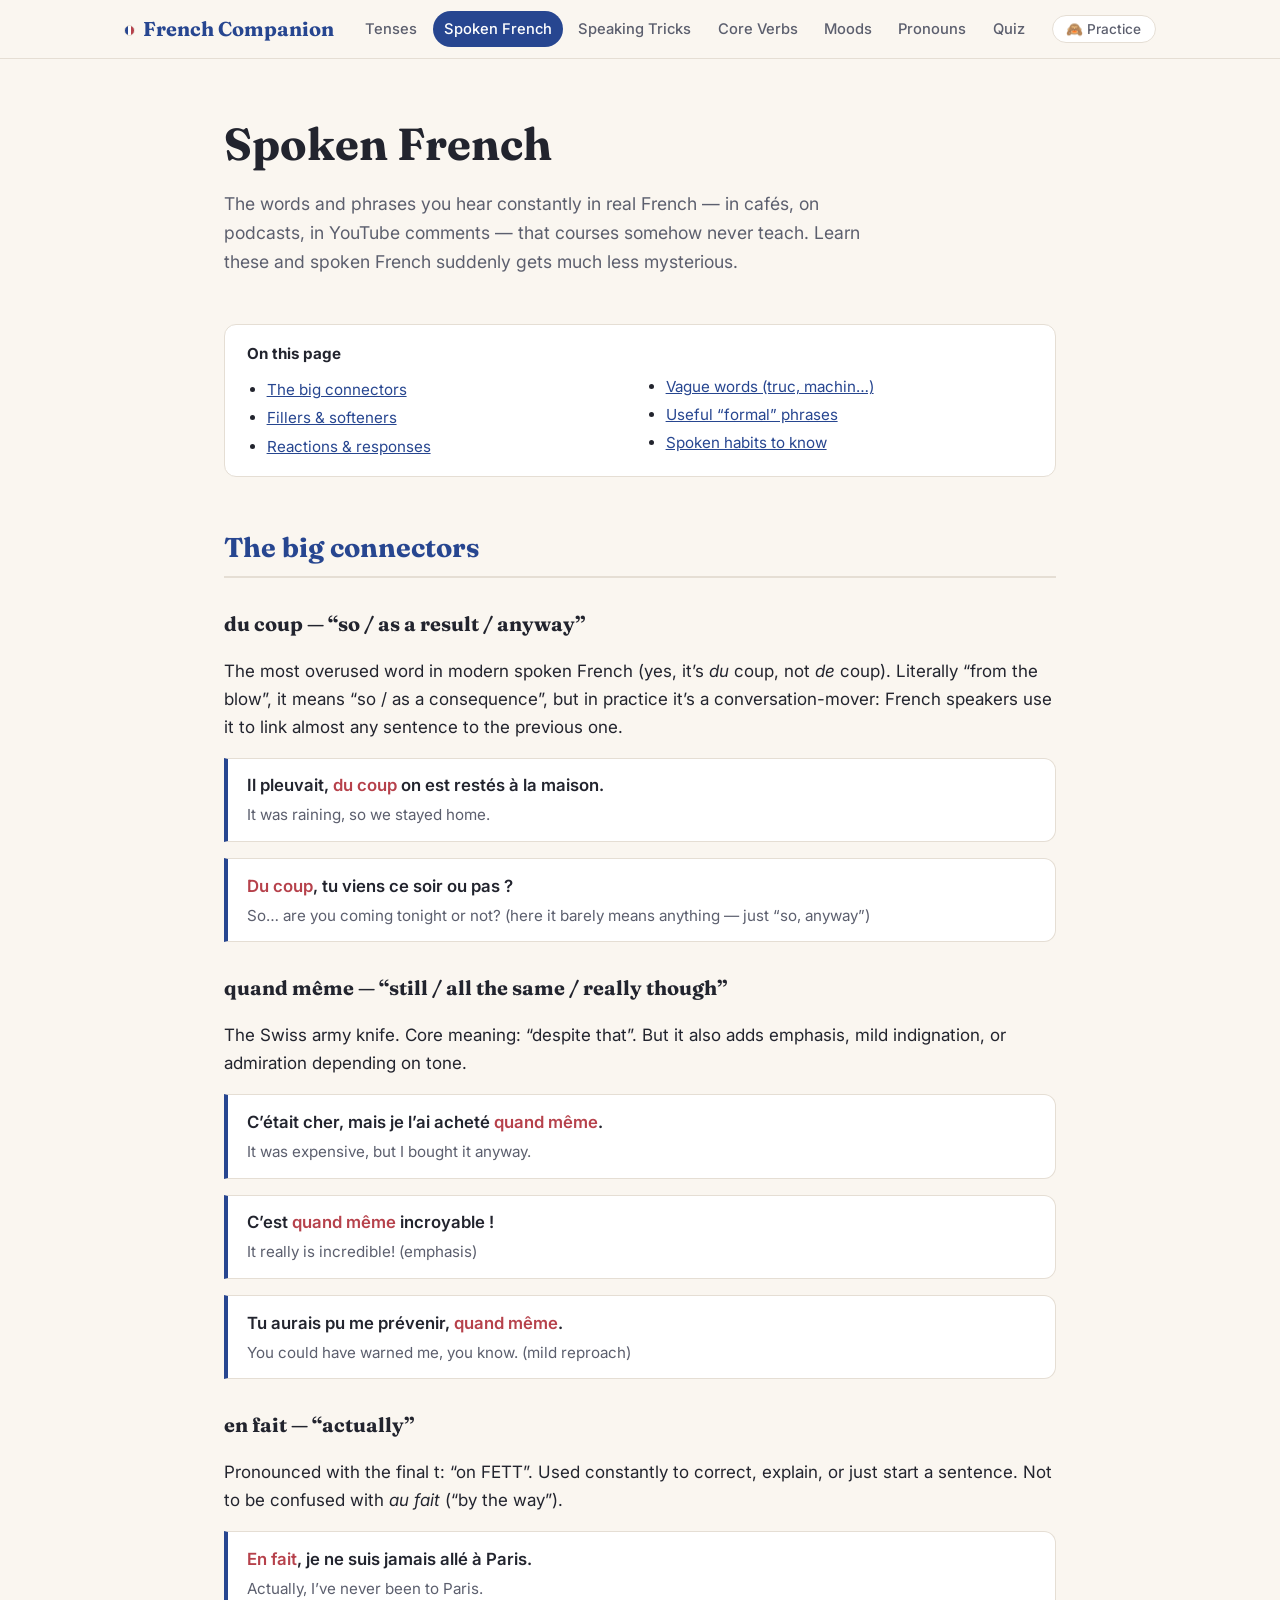
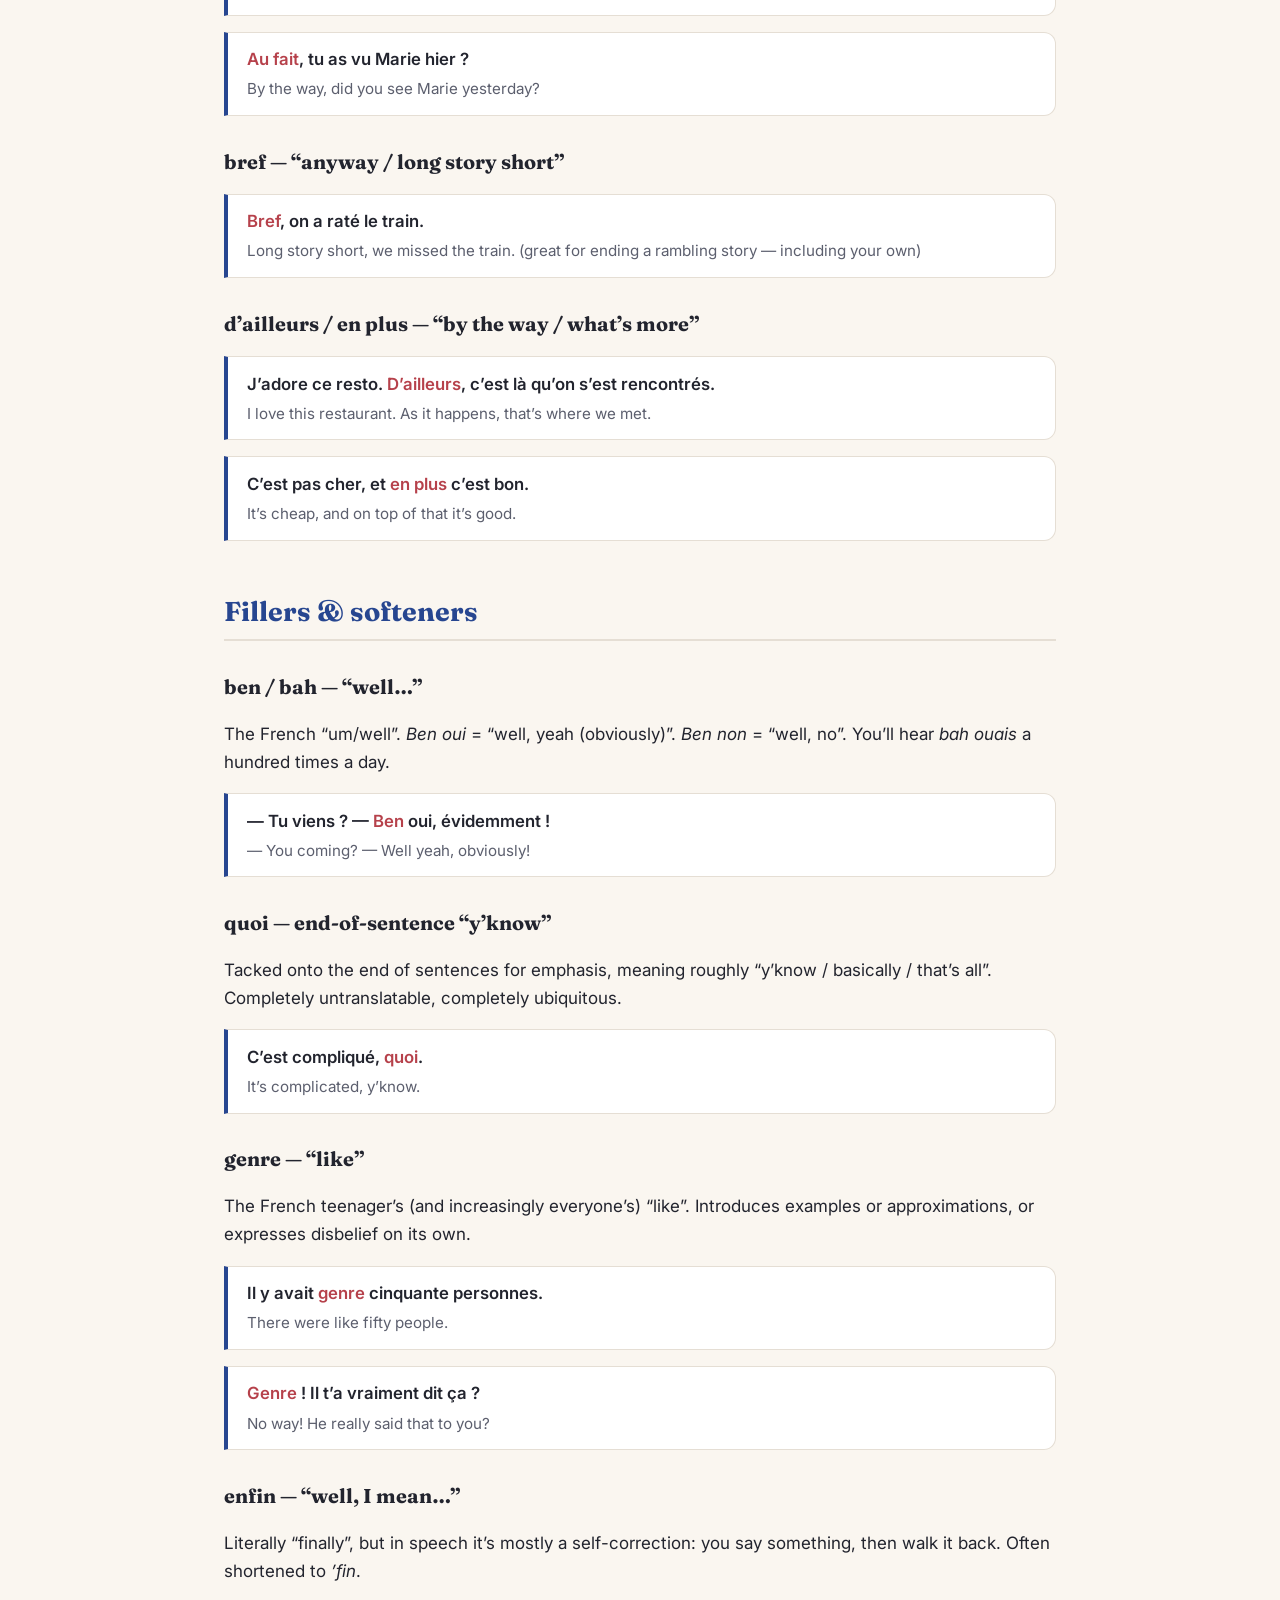
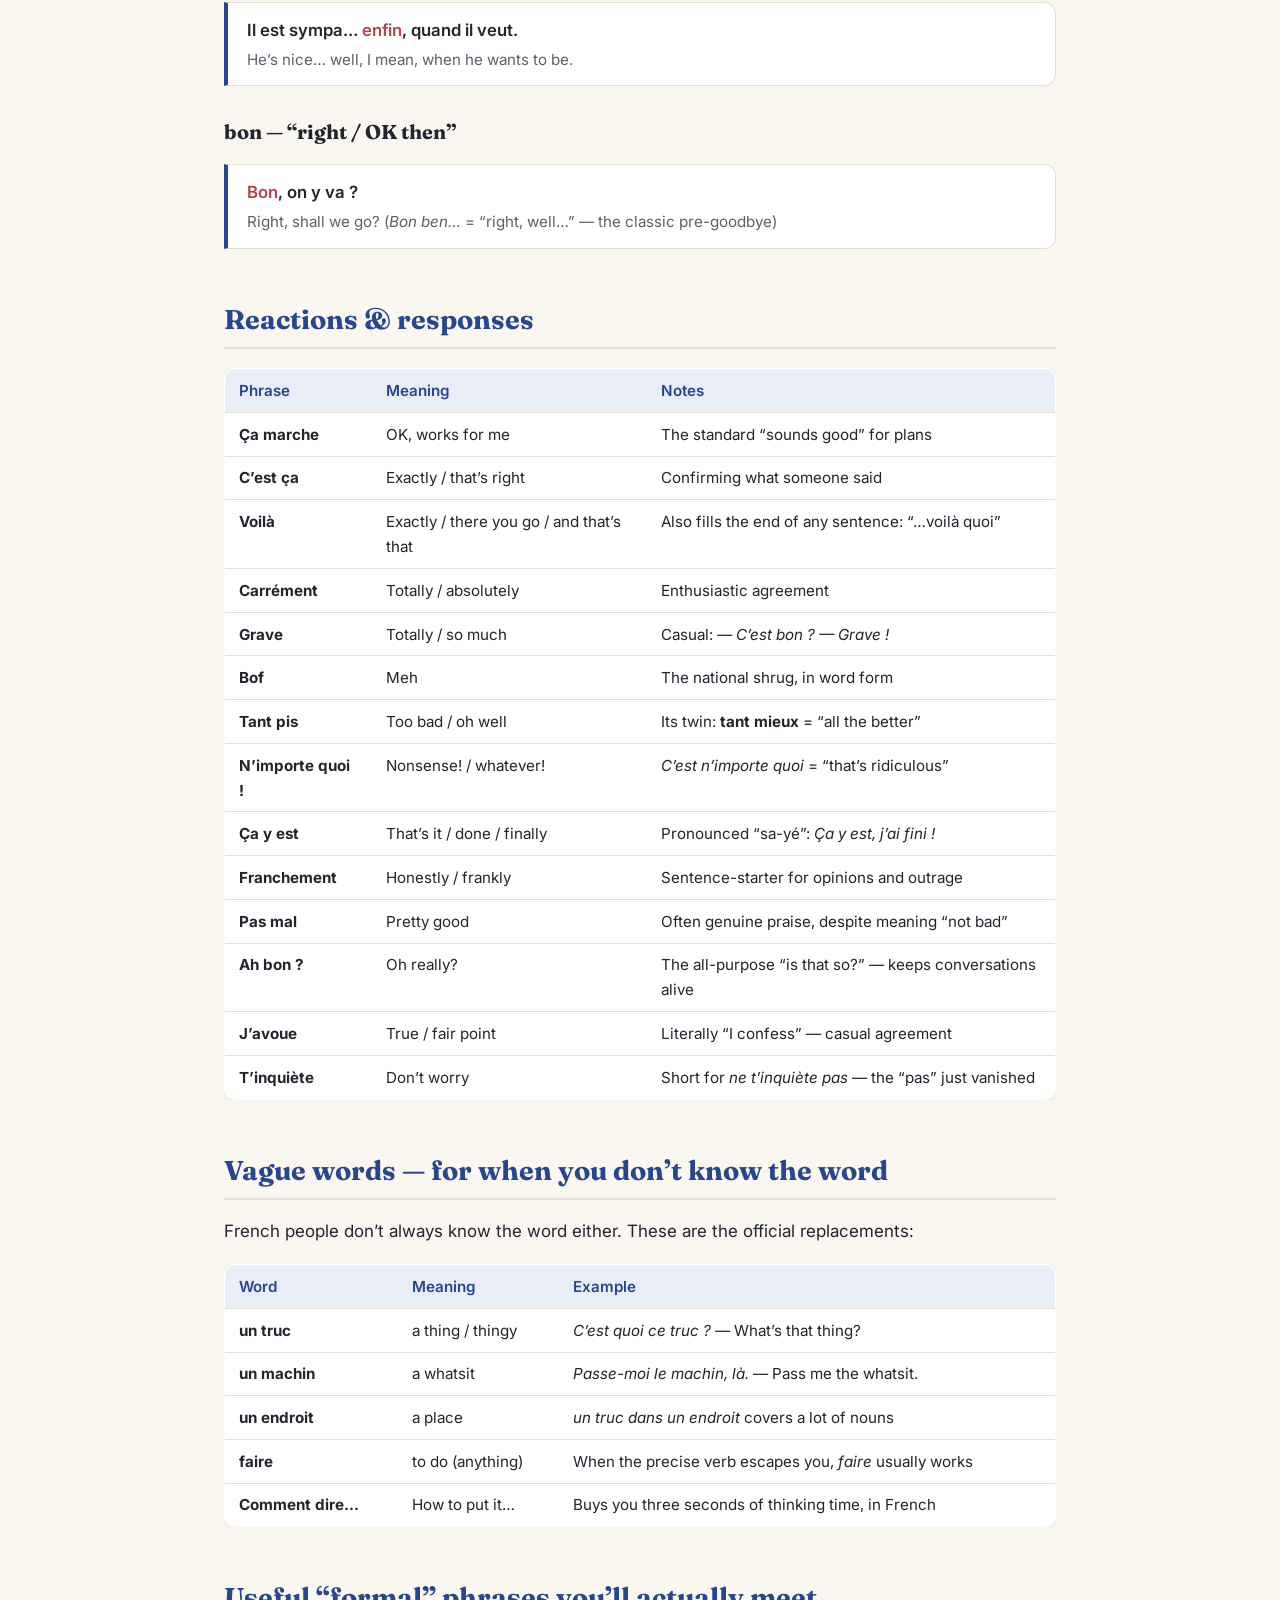
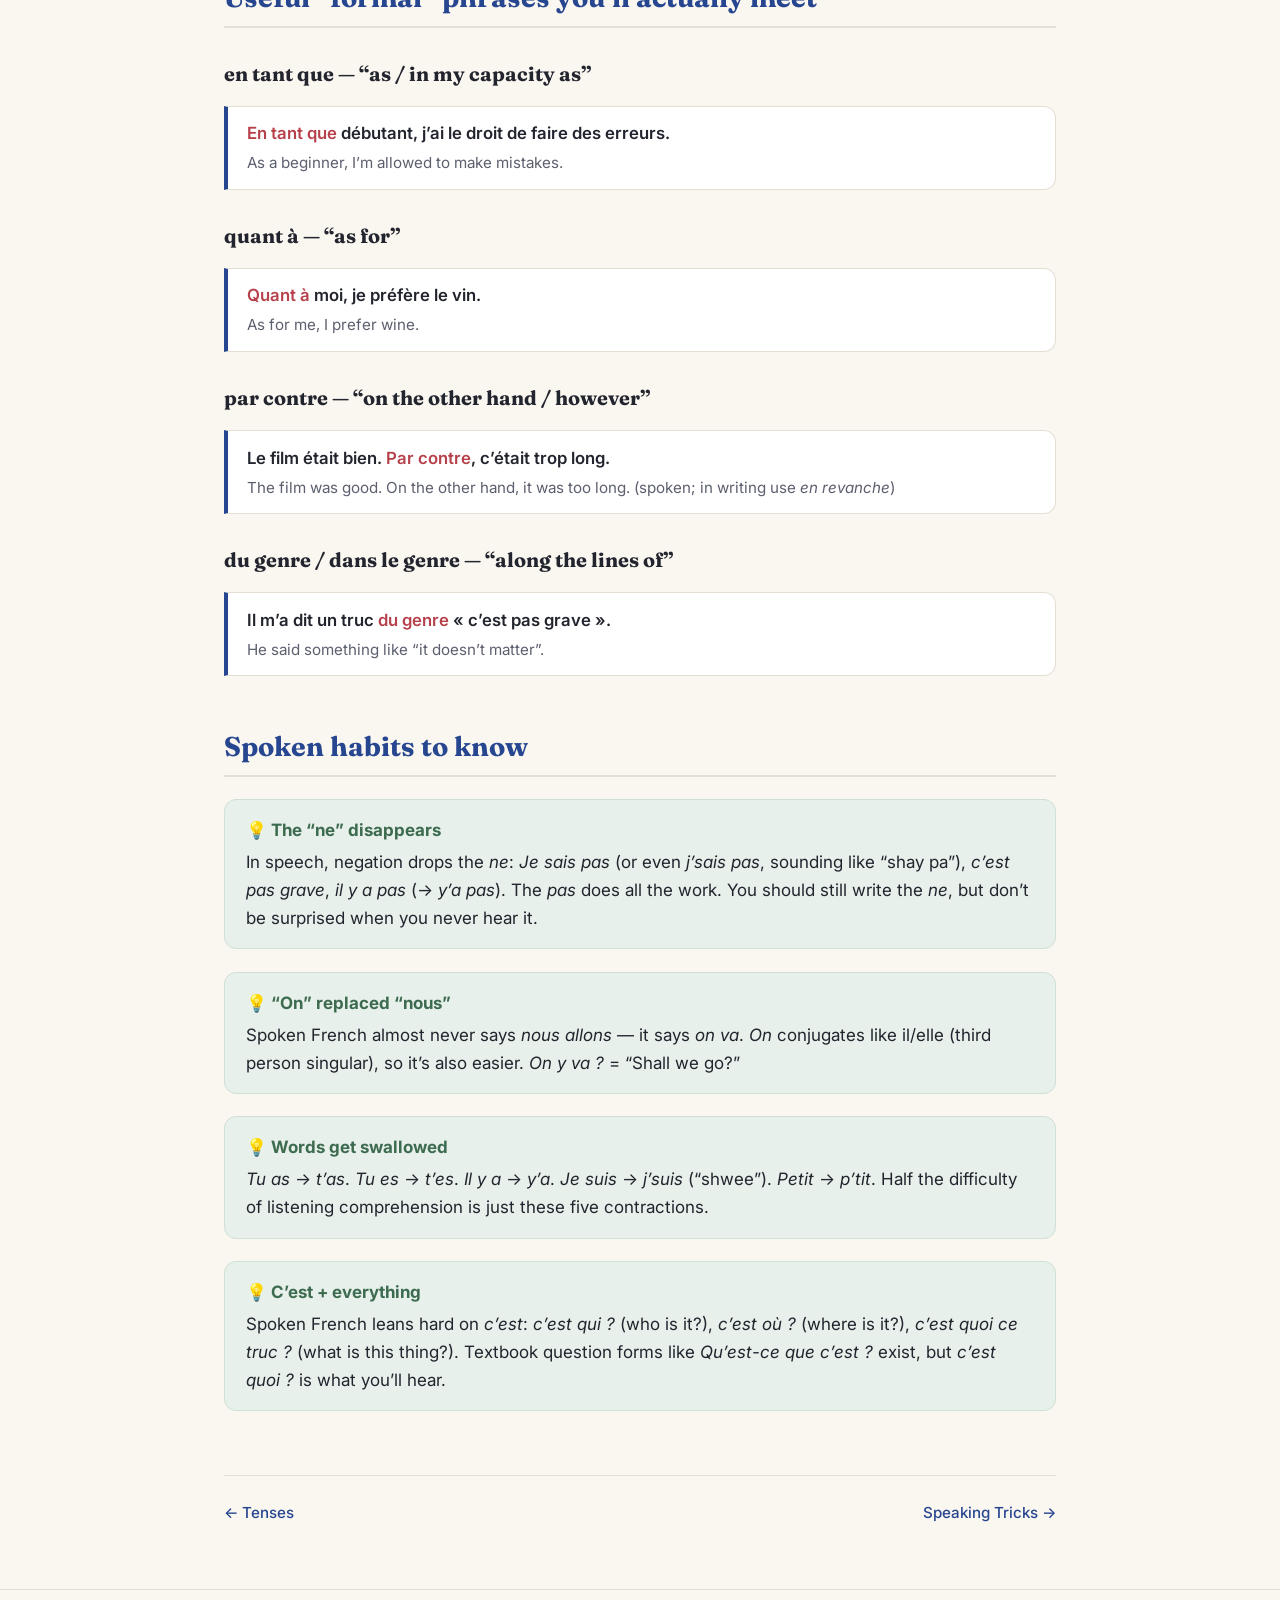
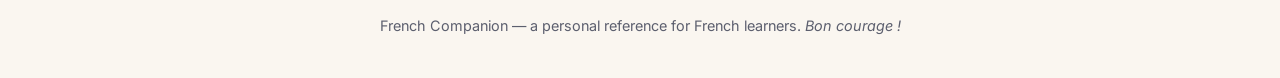
<file: spoken-french.html>
<!DOCTYPE html>
<html lang="en">
<head>
<meta charset="UTF-8">
<meta name="viewport" content="width=device-width, initial-scale=1">
<title>Spoken French — French Companion</title>
<link rel="preconnect" href="https://fonts.googleapis.com">
<link href="https://fonts.googleapis.com/css2?family=Fraunces:ital,wght@0,600;0,700;1,600&family=Inter:wght@400;500;600&display=swap" rel="stylesheet">
<link rel="stylesheet" href="style.css">
<script src="main.js" defer></script>
</head>
<body>

<header class="site-header">
  <nav class="nav">
    <a class="brand" href="index.html"><span class="tricolore"></span>French Companion</a>
    <div class="nav-links">
      <a href="tenses.html">Tenses</a>
      <a href="spoken-french.html" class="active">Spoken French</a>
      <a href="speaking-tricks.html">Speaking Tricks</a>
      <a href="core-verbs.html">Core Verbs</a>
      <a href="moods.html">Moods</a>
      <a href="pronouns.html">Pronouns</a>
      <a href="quiz.html">Quiz</a>
    </div>
    <button class="practice-toggle" id="practiceToggle" title="Blur English translations to test yourself">🙈 Practice</button>
  </nav>
</header>

<main class="container">

<div class="page-title">
  <h1>Spoken French</h1>
  <p class="lede">The words and phrases you hear constantly in real French — in cafés, on podcasts,
  in YouTube comments — that courses somehow never teach. Learn these and spoken French suddenly
  gets much less mysterious.</p>
</div>

<div class="toc">
  <strong>On this page</strong>
  <ul>
    <li><a href="#connectors">The big connectors</a></li>
    <li><a href="#fillers">Fillers &amp; softeners</a></li>
    <li><a href="#reactions">Reactions &amp; responses</a></li>
    <li><a href="#vague">Vague words (truc, machin…)</a></li>
    <li><a href="#formal">Useful “formal” phrases</a></li>
    <li><a href="#habits">Spoken habits to know</a></li>
  </ul>
</div>

<h2 id="connectors">The big connectors</h2>

<h3>du coup — “so / as a result / anyway”</h3>
<p>The most overused word in modern spoken French (yes, it’s <em>du</em> coup, not <em>de</em> coup).
Literally “from the blow”, it means “so / as a consequence”, but in practice it’s a
conversation-mover: French speakers use it to link almost any sentence to the previous one.</p>
<div class="example">
  <div class="fr">Il pleuvait, <span class="hl">du coup</span> on est restés à la maison.</div>
  <div class="en">It was raining, so we stayed home.</div>
</div>
<div class="example">
  <div class="fr"><span class="hl">Du coup</span>, tu viens ce soir ou pas ?</div>
  <div class="en">So… are you coming tonight or not? (here it barely means anything — just “so, anyway”)</div>
</div>

<h3>quand même — “still / all the same / really though”</h3>
<p>The Swiss army knife. Core meaning: “despite that”. But it also adds emphasis, mild
indignation, or admiration depending on tone.</p>
<div class="example">
  <div class="fr">C’était cher, mais je l’ai acheté <span class="hl">quand même</span>.</div>
  <div class="en">It was expensive, but I bought it anyway.</div>
</div>
<div class="example">
  <div class="fr">C’est <span class="hl">quand même</span> incroyable !</div>
  <div class="en">It really is incredible! (emphasis)</div>
</div>
<div class="example">
  <div class="fr">Tu aurais pu me prévenir, <span class="hl">quand même</span>.</div>
  <div class="en">You could have warned me, you know. (mild reproach)</div>
</div>

<h3>en fait — “actually”</h3>
<p>Pronounced with the final t: “on FETT”. Used constantly to correct, explain, or just start
a sentence. Not to be confused with <em>au fait</em> (“by the way”).</p>
<div class="example">
  <div class="fr"><span class="hl">En fait</span>, je ne suis jamais allé à Paris.</div>
  <div class="en">Actually, I’ve never been to Paris.</div>
</div>
<div class="example">
  <div class="fr"><span class="hl">Au fait</span>, tu as vu Marie hier ?</div>
  <div class="en">By the way, did you see Marie yesterday?</div>
</div>

<h3>bref — “anyway / long story short”</h3>
<div class="example">
  <div class="fr"><span class="hl">Bref</span>, on a raté le train.</div>
  <div class="en">Long story short, we missed the train. (great for ending a rambling story — including your own)</div>
</div>

<h3>d’ailleurs / en plus — “by the way / what’s more”</h3>
<div class="example">
  <div class="fr">J’adore ce resto. <span class="hl">D’ailleurs</span>, c’est là qu’on s’est rencontrés.</div>
  <div class="en">I love this restaurant. As it happens, that’s where we met.</div>
</div>
<div class="example">
  <div class="fr">C’est pas cher, et <span class="hl">en plus</span> c’est bon.</div>
  <div class="en">It’s cheap, and on top of that it’s good.</div>
</div>

<h2 id="fillers">Fillers &amp; softeners</h2>

<h3>ben / bah — “well…”</h3>
<p>The French “um/well”. <em>Ben oui</em> = “well, yeah (obviously)”. <em>Ben non</em> = “well, no”.
You’ll hear <em>bah ouais</em> a hundred times a day.</p>
<div class="example">
  <div class="fr">— Tu viens ? — <span class="hl">Ben</span> oui, évidemment !</div>
  <div class="en">— You coming? — Well yeah, obviously!</div>
</div>

<h3>quoi — end-of-sentence “y’know”</h3>
<p>Tacked onto the end of sentences for emphasis, meaning roughly “y’know / basically / that’s all”.
Completely untranslatable, completely ubiquitous.</p>
<div class="example">
  <div class="fr">C’est compliqué, <span class="hl">quoi</span>.</div>
  <div class="en">It’s complicated, y’know.</div>
</div>

<h3>genre — “like”</h3>
<p>The French teenager’s (and increasingly everyone’s) “like”. Introduces examples or
approximations, or expresses disbelief on its own.</p>
<div class="example">
  <div class="fr">Il y avait <span class="hl">genre</span> cinquante personnes.</div>
  <div class="en">There were like fifty people.</div>
</div>
<div class="example">
  <div class="fr"><span class="hl">Genre</span> ! Il t’a vraiment dit ça ?</div>
  <div class="en">No way! He really said that to you?</div>
</div>

<h3>enfin — “well, I mean…”</h3>
<p>Literally “finally”, but in speech it’s mostly a self-correction: you say something,
then walk it back. Often shortened to <em>’fin</em>.</p>
<div class="example">
  <div class="fr">Il est sympa… <span class="hl">enfin</span>, quand il veut.</div>
  <div class="en">He’s nice… well, I mean, when he wants to be.</div>
</div>

<h3>bon — “right / OK then”</h3>
<div class="example">
  <div class="fr"><span class="hl">Bon</span>, on y va ?</div>
  <div class="en">Right, shall we go? (<em>Bon ben…</em> = “right, well…” — the classic pre-goodbye)</div>
</div>

<h2 id="reactions">Reactions &amp; responses</h2>

<div class="table-scroll">
<table>
  <tr><th>Phrase</th><th>Meaning</th><th>Notes</th></tr>
  <tr><td><strong>Ça marche</strong></td><td>OK, works for me</td><td>The standard “sounds good” for plans</td></tr>
  <tr><td><strong>C’est ça</strong></td><td>Exactly / that’s right</td><td>Confirming what someone said</td></tr>
  <tr><td><strong>Voilà</strong></td><td>Exactly / there you go / and that’s that</td><td>Also fills the end of any sentence: “…voilà quoi”</td></tr>
  <tr><td><strong>Carrément</strong></td><td>Totally / absolutely</td><td>Enthusiastic agreement</td></tr>
  <tr><td><strong>Grave</strong></td><td>Totally / so much</td><td>Casual: <em>— C’est bon ? — Grave !</em></td></tr>
  <tr><td><strong>Bof</strong></td><td>Meh</td><td>The national shrug, in word form</td></tr>
  <tr><td><strong>Tant pis</strong></td><td>Too bad / oh well</td><td>Its twin: <strong>tant mieux</strong> = “all the better”</td></tr>
  <tr><td><strong>N’importe quoi !</strong></td><td>Nonsense! / whatever!</td><td><em>C’est n’importe quoi</em> = “that’s ridiculous”</td></tr>
  <tr><td><strong>Ça y est</strong></td><td>That’s it / done / finally</td><td>Pronounced “sa-yé”: <em>Ça y est, j’ai fini !</em></td></tr>
  <tr><td><strong>Franchement</strong></td><td>Honestly / frankly</td><td>Sentence-starter for opinions and outrage</td></tr>
  <tr><td><strong>Pas mal</strong></td><td>Pretty good</td><td>Often genuine praise, despite meaning “not bad”</td></tr>
  <tr><td><strong>Ah bon ?</strong></td><td>Oh really?</td><td>The all-purpose “is that so?” — keeps conversations alive</td></tr>
  <tr><td><strong>J’avoue</strong></td><td>True / fair point</td><td>Literally “I confess” — casual agreement</td></tr>
  <tr><td><strong>T’inquiète</strong></td><td>Don’t worry</td><td>Short for <em>ne t’inquiète pas</em> — the “pas” just vanished</td></tr>
</table>
</div>

<h2 id="vague">Vague words — for when you don’t know the word</h2>
<p>French people don’t always know the word either. These are the official replacements:</p>

<div class="table-scroll">
<table>
  <tr><th>Word</th><th>Meaning</th><th>Example</th></tr>
  <tr><td><strong>un truc</strong></td><td>a thing / thingy</td><td><em>C’est quoi ce truc ?</em> — What’s that thing?</td></tr>
  <tr><td><strong>un machin</strong></td><td>a whatsit</td><td><em>Passe-moi le machin, là.</em> — Pass me the whatsit.</td></tr>
  <tr><td><strong>un endroit</strong></td><td>a place</td><td><em>un truc dans un endroit</em> covers a lot of nouns</td></tr>
  <tr><td><strong>faire</strong></td><td>to do (anything)</td><td>When the precise verb escapes you, <em>faire</em> usually works</td></tr>
  <tr><td><strong>Comment dire…</strong></td><td>How to put it…</td><td>Buys you three seconds of thinking time, in French</td></tr>
</table>
</div>

<h2 id="formal">Useful “formal” phrases you’ll actually meet</h2>

<h3>en tant que — “as / in my capacity as”</h3>
<div class="example">
  <div class="fr"><span class="hl">En tant que</span> débutant, j’ai le droit de faire des erreurs.</div>
  <div class="en">As a beginner, I’m allowed to make mistakes.</div>
</div>

<h3>quant à — “as for”</h3>
<div class="example">
  <div class="fr"><span class="hl">Quant à</span> moi, je préfère le vin.</div>
  <div class="en">As for me, I prefer wine.</div>
</div>

<h3>par contre — “on the other hand / however”</h3>
<div class="example">
  <div class="fr">Le film était bien. <span class="hl">Par contre</span>, c’était trop long.</div>
  <div class="en">The film was good. On the other hand, it was too long. (spoken; in writing use <em>en revanche</em>)</div>
</div>

<h3>du genre / dans le genre — “along the lines of”</h3>
<div class="example">
  <div class="fr">Il m’a dit un truc <span class="hl">du genre</span> « c’est pas grave ».</div>
  <div class="en">He said something like “it doesn’t matter”.</div>
</div>

<h2 id="habits">Spoken habits to know</h2>

<div class="tip">
  <strong>💡 The “ne” disappears</strong>
  In speech, negation drops the <em>ne</em>: <em>Je sais pas</em> (or even <em>j’sais pas</em>,
  sounding like “shay pa”), <em>c’est pas grave</em>, <em>il y a pas</em> (→ <em>y’a pas</em>).
  The <em>pas</em> does all the work. You should still write the <em>ne</em>, but don’t be
  surprised when you never hear it.
</div>

<div class="tip">
  <strong>💡 “On” replaced “nous”</strong>
  Spoken French almost never says <em>nous allons</em> — it says <em>on va</em>. <em>On</em>
  conjugates like il/elle (third person singular), so it’s also easier.
  <em>On y va ?</em> = “Shall we go?”
</div>

<div class="tip">
  <strong>💡 Words get swallowed</strong>
  <em>Tu as</em> → <em>t’as</em>. <em>Tu es</em> → <em>t’es</em>. <em>Il y a</em> → <em>y’a</em>.
  <em>Je suis</em> → <em>j’suis</em> (“shwee”). <em>Petit</em> → <em>p’tit</em>.
  Half the difficulty of listening comprehension is just these five contractions.
</div>

<div class="tip">
  <strong>💡 C’est + everything</strong>
  Spoken French leans hard on <em>c’est</em>: <em>c’est qui ?</em> (who is it?),
  <em>c’est où ?</em> (where is it?), <em>c’est quoi ce truc ?</em> (what is this thing?).
  Textbook question forms like <em>Qu’est-ce que c’est ?</em> exist, but <em>c’est quoi ?</em>
  is what you’ll hear.
</div>

<div class="page-nav">
  <a href="tenses.html">← Tenses</a>
  <a href="speaking-tricks.html">Speaking Tricks →</a>
</div>

</main>

<footer class="site-footer">
  <div>French Companion — a personal reference for French learners. <em>Bon courage&nbsp;!</em></div>
</footer>

</body>
</html>
</file>
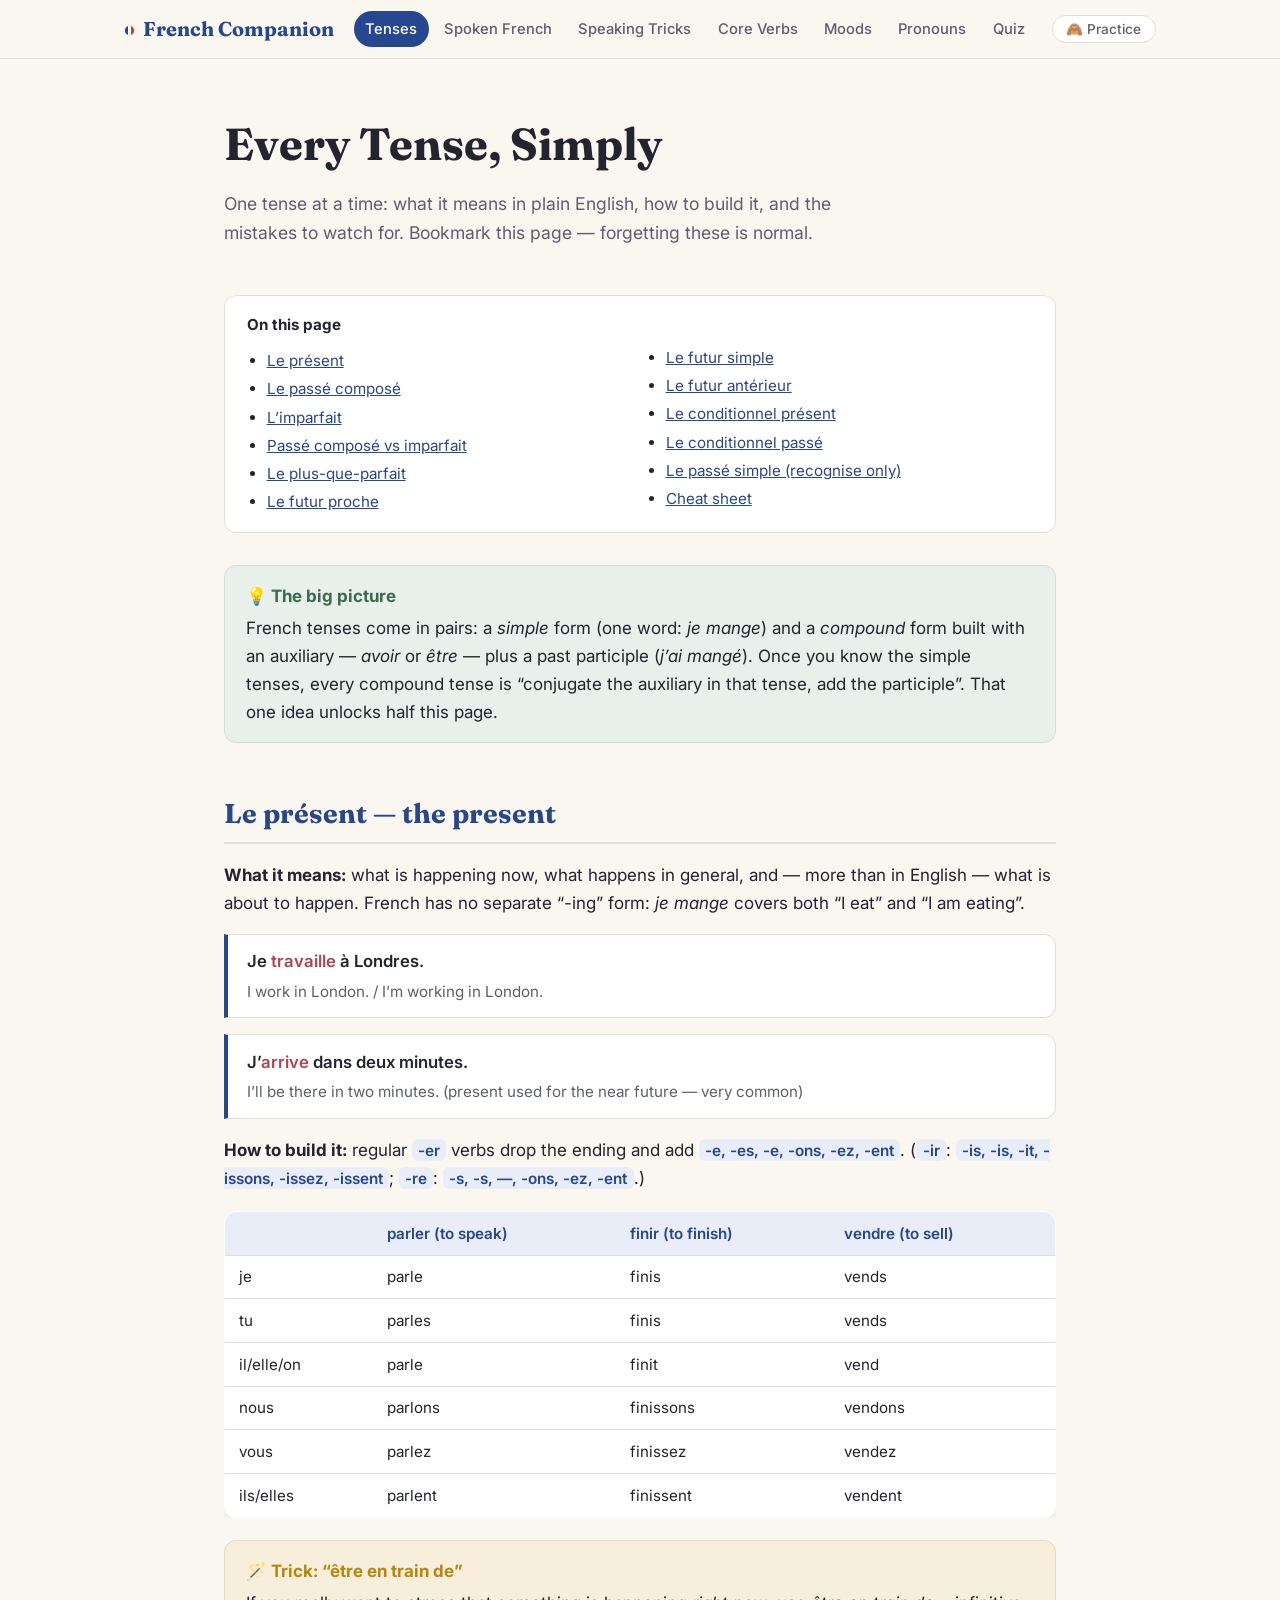
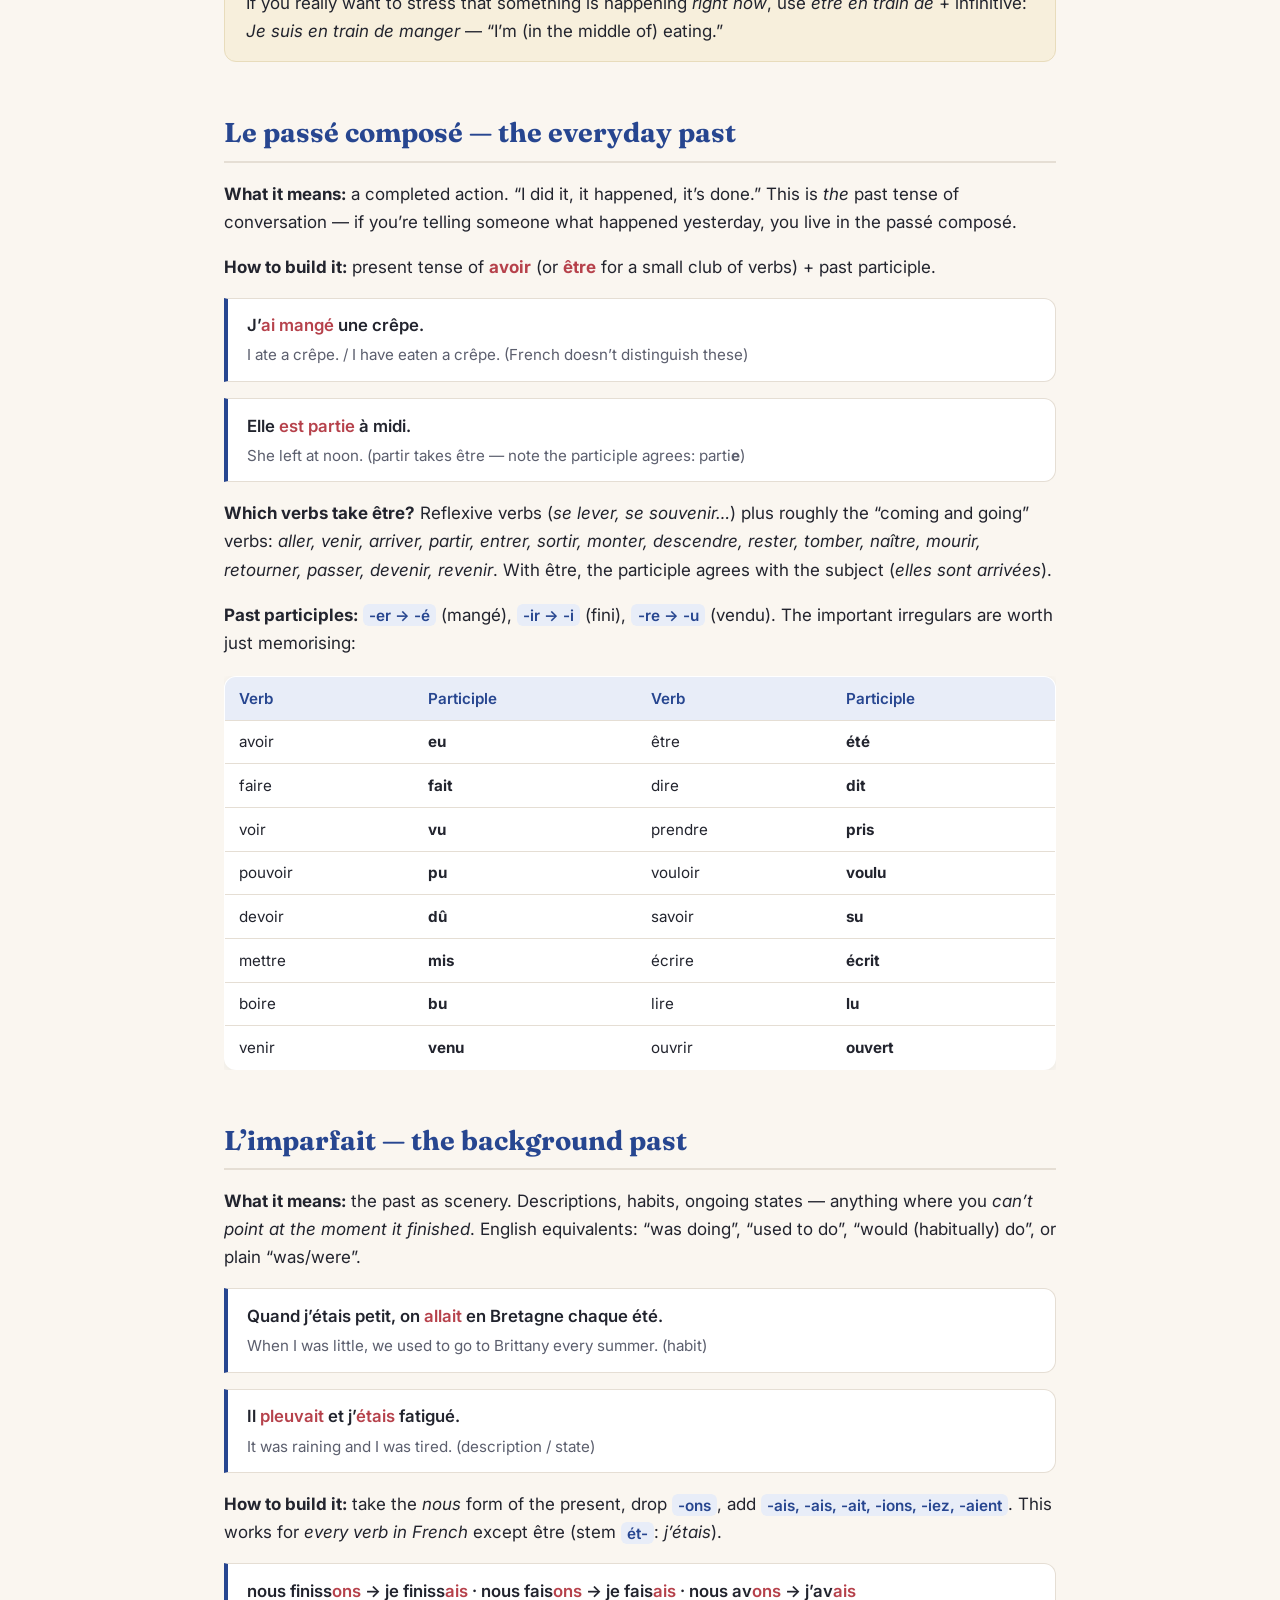
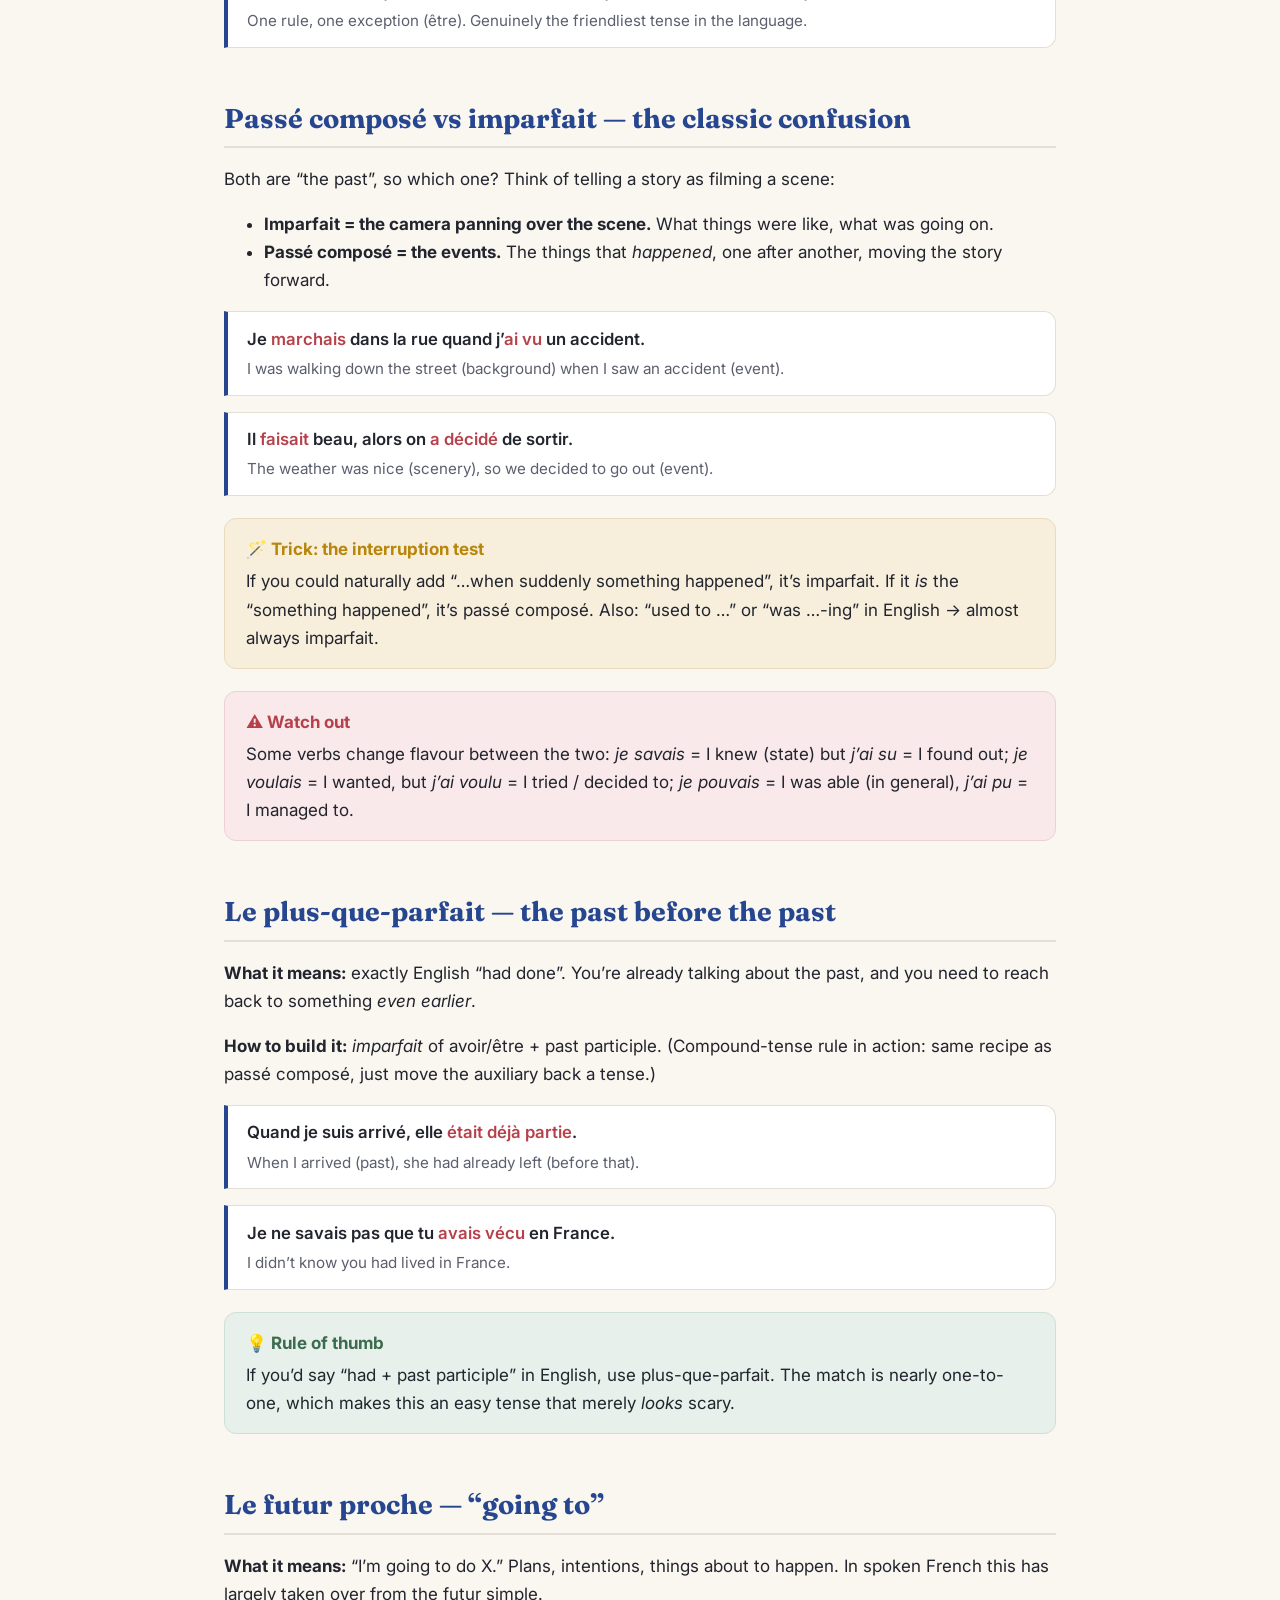
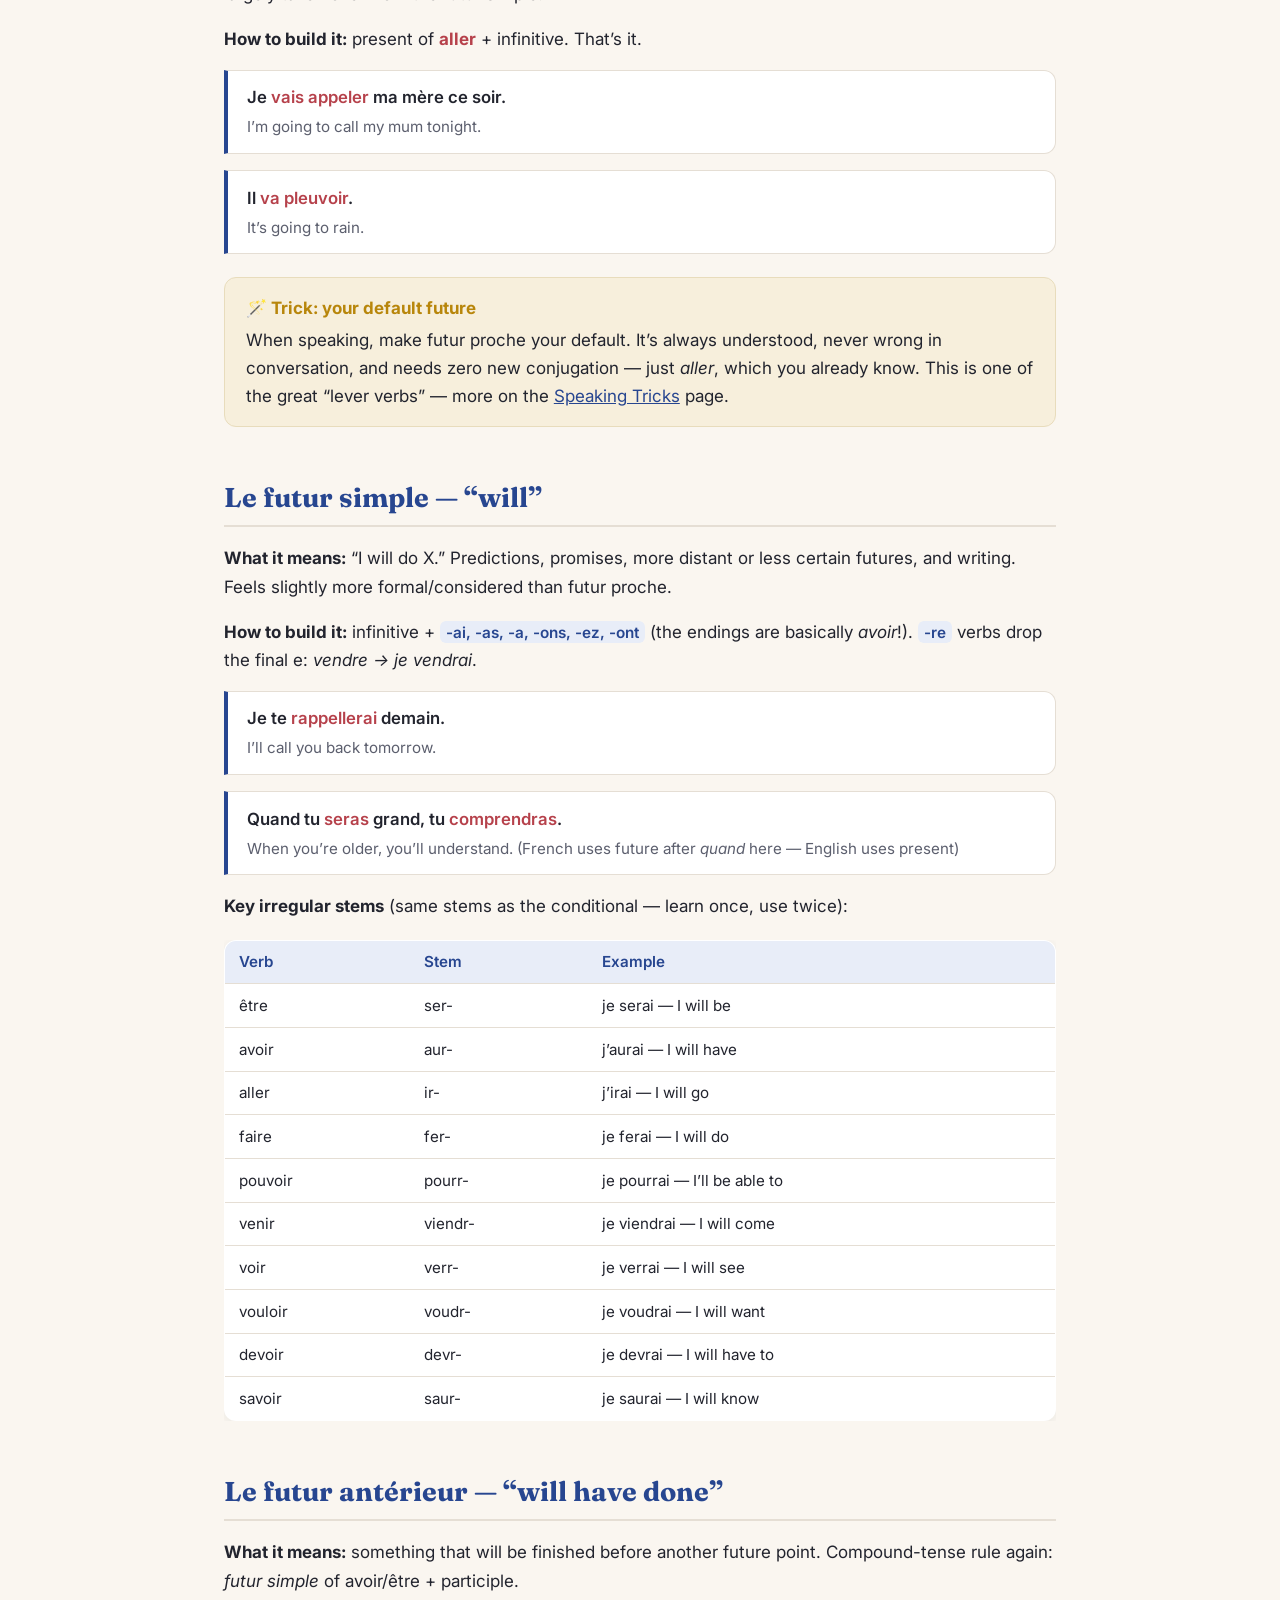
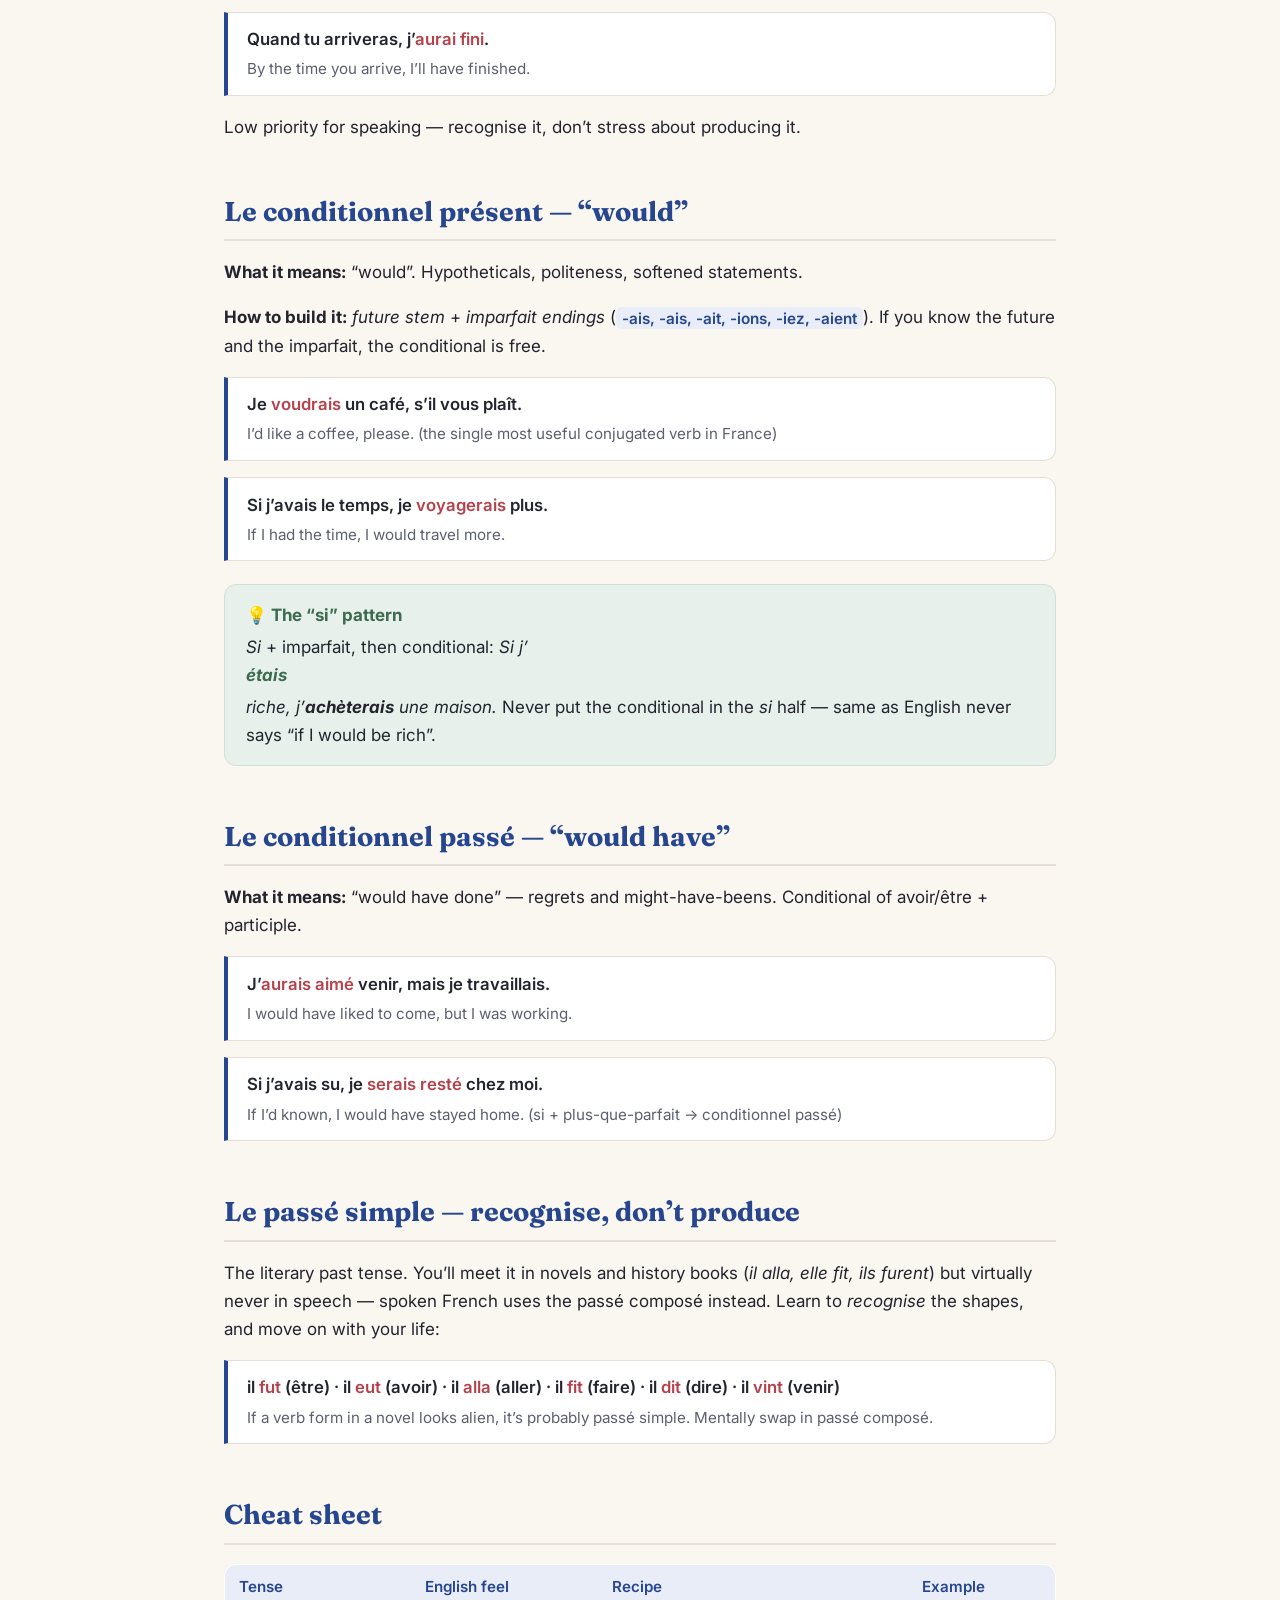
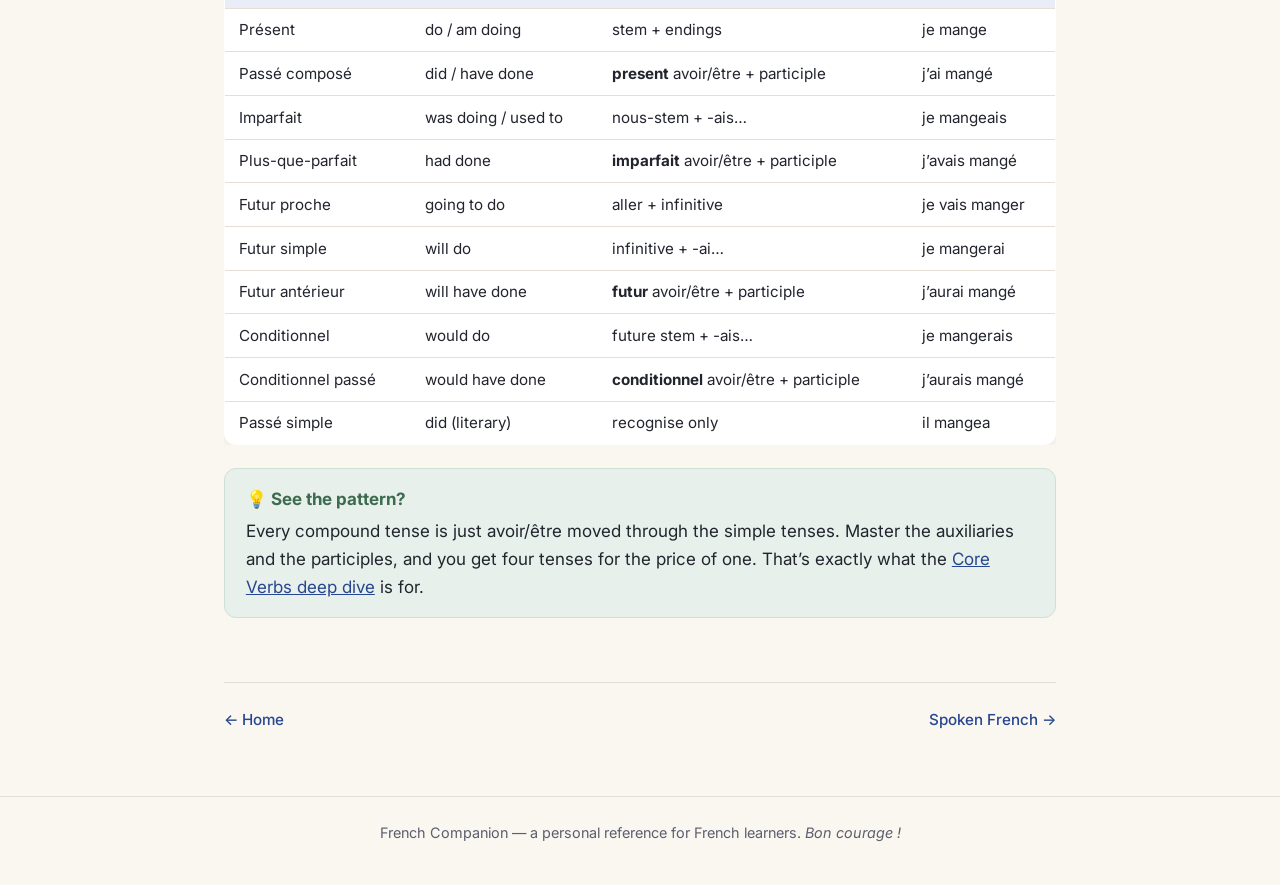
<file: tenses.html>
<!DOCTYPE html>
<html lang="en">
<head>
<meta charset="UTF-8">
<meta name="viewport" content="width=device-width, initial-scale=1">
<title>Every Tense, Simply — French Companion</title>
<link rel="preconnect" href="https://fonts.googleapis.com">
<link href="https://fonts.googleapis.com/css2?family=Fraunces:ital,wght@0,600;0,700;1,600&family=Inter:wght@400;500;600&display=swap" rel="stylesheet">
<link rel="stylesheet" href="style.css">
<script src="main.js" defer></script>
</head>
<body>

<header class="site-header">
  <nav class="nav">
    <a class="brand" href="index.html"><span class="tricolore"></span>French Companion</a>
    <div class="nav-links">
      <a href="tenses.html" class="active">Tenses</a>
      <a href="spoken-french.html">Spoken French</a>
      <a href="speaking-tricks.html">Speaking Tricks</a>
      <a href="core-verbs.html">Core Verbs</a>
      <a href="moods.html">Moods</a>
      <a href="pronouns.html">Pronouns</a>
      <a href="quiz.html">Quiz</a>
    </div>
    <button class="practice-toggle" id="practiceToggle" title="Blur English translations to test yourself">🙈 Practice</button>
  </nav>
</header>

<main class="container">

<div class="page-title">
  <h1>Every Tense, Simply</h1>
  <p class="lede">One tense at a time: what it means in plain English, how to build it,
  and the mistakes to watch for. Bookmark this page — forgetting these is normal.</p>
</div>

<div class="toc">
  <strong>On this page</strong>
  <ul>
    <li><a href="#present">Le présent</a></li>
    <li><a href="#pc">Le passé composé</a></li>
    <li><a href="#imparfait">L’imparfait</a></li>
    <li><a href="#pc-vs-imp">Passé composé vs imparfait</a></li>
    <li><a href="#pqp">Le plus-que-parfait</a></li>
    <li><a href="#futur-proche">Le futur proche</a></li>
    <li><a href="#futur-simple">Le futur simple</a></li>
    <li><a href="#futur-anterieur">Le futur antérieur</a></li>
    <li><a href="#cond-present">Le conditionnel présent</a></li>
    <li><a href="#cond-passe">Le conditionnel passé</a></li>
    <li><a href="#passe-simple">Le passé simple (recognise only)</a></li>
    <li><a href="#cheatsheet">Cheat sheet</a></li>
  </ul>
</div>

<div class="tip">
  <strong>💡 The big picture</strong>
  French tenses come in pairs: a <em>simple</em> form (one word: <em>je mange</em>) and a
  <em>compound</em> form built with an auxiliary — <em>avoir</em> or <em>être</em> — plus a past
  participle (<em>j’ai mangé</em>). Once you know the simple tenses, every compound tense is
  “conjugate the auxiliary in that tense, add the participle”. That one idea unlocks half this page.
</div>

<h2 id="present">Le présent — the present</h2>
<p><strong>What it means:</strong> what is happening now, what happens in general, and — more than in
English — what is about to happen. French has no separate “-ing” form:
<em>je mange</em> covers both “I eat” and “I am eating”.</p>

<div class="example">
  <div class="fr">Je <span class="hl">travaille</span> à Londres.</div>
  <div class="en">I work in London. / I’m working in London.</div>
</div>
<div class="example">
  <div class="fr">J’<span class="hl">arrive</span> dans deux minutes.</div>
  <div class="en">I’ll be there in two minutes. (present used for the near future — very common)</div>
</div>

<p><strong>How to build it:</strong> regular <code>-er</code> verbs drop the ending and add
<code>-e, -es, -e, -ons, -ez, -ent</code>. (<code>-ir</code>: <code>-is, -is, -it, -issons, -issez, -issent</code>;
<code>-re</code>: <code>-s, -s, —, -ons, -ez, -ent</code>.)</p>

<div class="table-scroll">
<table>
  <tr><th></th><th>parler (to speak)</th><th>finir (to finish)</th><th>vendre (to sell)</th></tr>
  <tr><td>je</td><td>parle</td><td>finis</td><td>vends</td></tr>
  <tr><td>tu</td><td>parles</td><td>finis</td><td>vends</td></tr>
  <tr><td>il/elle/on</td><td>parle</td><td>finit</td><td>vend</td></tr>
  <tr><td>nous</td><td>parlons</td><td>finissons</td><td>vendons</td></tr>
  <tr><td>vous</td><td>parlez</td><td>finissez</td><td>vendez</td></tr>
  <tr><td>ils/elles</td><td>parlent</td><td>finissent</td><td>vendent</td></tr>
</table>
</div>

<div class="trick">
  <strong>🪄 Trick: “être en train de”</strong>
  If you really want to stress that something is happening <em>right now</em>, use
  <em>être en train de</em> + infinitive: <em>Je suis en train de manger</em> — “I’m (in the middle of) eating.”
</div>

<h2 id="pc">Le passé composé — the everyday past</h2>
<p><strong>What it means:</strong> a completed action. “I did it, it happened, it’s done.”
This is <em>the</em> past tense of conversation — if you’re telling someone what happened
yesterday, you live in the passé composé.</p>

<p><strong>How to build it:</strong> present tense of <strong class="fr-word">avoir</strong>
(or <strong class="fr-word">être</strong> for a small club of verbs) + past participle.</p>

<div class="example">
  <div class="fr">J’<span class="hl">ai mangé</span> une crêpe.</div>
  <div class="en">I ate a crêpe. / I have eaten a crêpe. (French doesn’t distinguish these)</div>
</div>
<div class="example">
  <div class="fr">Elle <span class="hl">est partie</span> à midi.</div>
  <div class="en">She left at noon. (partir takes être — note the participle agrees: parti<strong>e</strong>)</div>
</div>

<p><strong>Which verbs take être?</strong> Reflexive verbs (<em>se lever, se souvenir…</em>) plus
roughly the “coming and going” verbs: <em>aller, venir, arriver, partir, entrer, sortir, monter,
descendre, rester, tomber, naître, mourir, retourner, passer, devenir, revenir</em>. With être,
the participle agrees with the subject (<em>elles sont arrivées</em>).</p>

<p><strong>Past participles:</strong> <code>-er → -é</code> (mangé), <code>-ir → -i</code> (fini),
<code>-re → -u</code> (vendu). The important irregulars are worth just memorising:</p>

<div class="table-scroll">
<table>
  <tr><th>Verb</th><th>Participle</th><th>Verb</th><th>Participle</th></tr>
  <tr><td>avoir</td><td><strong>eu</strong></td><td>être</td><td><strong>été</strong></td></tr>
  <tr><td>faire</td><td><strong>fait</strong></td><td>dire</td><td><strong>dit</strong></td></tr>
  <tr><td>voir</td><td><strong>vu</strong></td><td>prendre</td><td><strong>pris</strong></td></tr>
  <tr><td>pouvoir</td><td><strong>pu</strong></td><td>vouloir</td><td><strong>voulu</strong></td></tr>
  <tr><td>devoir</td><td><strong>dû</strong></td><td>savoir</td><td><strong>su</strong></td></tr>
  <tr><td>mettre</td><td><strong>mis</strong></td><td>écrire</td><td><strong>écrit</strong></td></tr>
  <tr><td>boire</td><td><strong>bu</strong></td><td>lire</td><td><strong>lu</strong></td></tr>
  <tr><td>venir</td><td><strong>venu</strong></td><td>ouvrir</td><td><strong>ouvert</strong></td></tr>
</table>
</div>

<h2 id="imparfait">L’imparfait — the background past</h2>
<p><strong>What it means:</strong> the past as scenery. Descriptions, habits, ongoing states —
anything where you <em>can’t point at the moment it finished</em>. English equivalents:
“was doing”, “used to do”, “would (habitually) do”, or plain “was/were”.</p>

<div class="example">
  <div class="fr">Quand j’étais petit, on <span class="hl">allait</span> en Bretagne chaque été.</div>
  <div class="en">When I was little, we used to go to Brittany every summer. (habit)</div>
</div>
<div class="example">
  <div class="fr">Il <span class="hl">pleuvait</span> et j’<span class="hl">étais</span> fatigué.</div>
  <div class="en">It was raining and I was tired. (description / state)</div>
</div>

<p><strong>How to build it:</strong> take the <em>nous</em> form of the present, drop <code>-ons</code>,
add <code>-ais, -ais, -ait, -ions, -iez, -aient</code>. This works for <em>every verb in French</em>
except être (stem <code>ét-</code>: <em>j’étais</em>).</p>

<div class="example">
  <div class="fr">nous finiss<span class="hl">ons</span> → je finiss<span class="hl">ais</span> · nous fais<span class="hl">ons</span> → je fais<span class="hl">ais</span> · nous av<span class="hl">ons</span> → j’av<span class="hl">ais</span></div>
  <div class="en">One rule, one exception (être). Genuinely the friendliest tense in the language.</div>
</div>

<h2 id="pc-vs-imp">Passé composé vs imparfait — the classic confusion</h2>
<p>Both are “the past”, so which one? Think of telling a story as filming a scene:</p>
<ul>
  <li><strong>Imparfait = the camera panning over the scene.</strong> What things were like, what was going on.</li>
  <li><strong>Passé composé = the events.</strong> The things that <em>happened</em>, one after another, moving the story forward.</li>
</ul>

<div class="example">
  <div class="fr">Je <span class="hl">marchais</span> dans la rue quand j’<span class="hl">ai vu</span> un accident.</div>
  <div class="en">I was walking down the street (background) when I saw an accident (event).</div>
</div>
<div class="example">
  <div class="fr">Il <span class="hl">faisait</span> beau, alors on <span class="hl">a décidé</span> de sortir.</div>
  <div class="en">The weather was nice (scenery), so we decided to go out (event).</div>
</div>

<div class="trick">
  <strong>🪄 Trick: the interruption test</strong>
  If you could naturally add “…when suddenly something happened”, it’s imparfait.
  If it <em>is</em> the “something happened”, it’s passé composé. Also: “used to …” or
  “was …-ing” in English → almost always imparfait.
</div>

<div class="warn">
  <strong>⚠️ Watch out</strong>
  Some verbs change flavour between the two: <em>je savais</em> = I knew (state) but
  <em>j’ai su</em> = I found out; <em>je voulais</em> = I wanted, but <em>j’ai voulu</em> = I tried / decided to;
  <em>je pouvais</em> = I was able (in general), <em>j’ai pu</em> = I managed to.
</div>

<h2 id="pqp">Le plus-que-parfait — the past before the past</h2>
<p><strong>What it means:</strong> exactly English “had done”. You’re already talking about the
past, and you need to reach back to something <em>even earlier</em>.</p>

<p><strong>How to build it:</strong> <em>imparfait</em> of avoir/être + past participle.
(Compound-tense rule in action: same recipe as passé composé, just move the auxiliary back a tense.)</p>

<div class="example">
  <div class="fr">Quand je suis arrivé, elle <span class="hl">était déjà partie</span>.</div>
  <div class="en">When I arrived (past), she had already left (before that).</div>
</div>
<div class="example">
  <div class="fr">Je ne savais pas que tu <span class="hl">avais vécu</span> en France.</div>
  <div class="en">I didn’t know you had lived in France.</div>
</div>

<div class="tip">
  <strong>💡 Rule of thumb</strong>
  If you’d say “had + past participle” in English, use plus-que-parfait. The match is
  nearly one-to-one, which makes this an easy tense that merely <em>looks</em> scary.
</div>

<h2 id="futur-proche">Le futur proche — “going to”</h2>
<p><strong>What it means:</strong> “I’m going to do X.” Plans, intentions, things about to happen.
In spoken French this has largely taken over from the futur simple.</p>

<p><strong>How to build it:</strong> present of <strong class="fr-word">aller</strong> + infinitive. That’s it.</p>

<div class="example">
  <div class="fr">Je <span class="hl">vais appeler</span> ma mère ce soir.</div>
  <div class="en">I’m going to call my mum tonight.</div>
</div>
<div class="example">
  <div class="fr">Il <span class="hl">va pleuvoir</span>.</div>
  <div class="en">It’s going to rain.</div>
</div>

<div class="trick">
  <strong>🪄 Trick: your default future</strong>
  When speaking, make futur proche your default. It’s always understood, never wrong in
  conversation, and needs zero new conjugation — just <em>aller</em>, which you already know.
  This is one of the great “lever verbs” — more on the <a href="speaking-tricks.html">Speaking Tricks</a> page.
</div>

<h2 id="futur-simple">Le futur simple — “will”</h2>
<p><strong>What it means:</strong> “I will do X.” Predictions, promises, more distant or less
certain futures, and writing. Feels slightly more formal/considered than futur proche.</p>

<p><strong>How to build it:</strong> infinitive + <code>-ai, -as, -a, -ons, -ez, -ont</code>
(the endings are basically <em>avoir</em>!). <code>-re</code> verbs drop the final e:
<em>vendre → je vendrai</em>.</p>

<div class="example">
  <div class="fr">Je te <span class="hl">rappellerai</span> demain.</div>
  <div class="en">I’ll call you back tomorrow.</div>
</div>
<div class="example">
  <div class="fr">Quand tu <span class="hl">seras</span> grand, tu <span class="hl">comprendras</span>.</div>
  <div class="en">When you’re older, you’ll understand. (French uses future after <em>quand</em> here — English uses present)</div>
</div>

<p><strong>Key irregular stems</strong> (same stems as the conditional — learn once, use twice):</p>
<div class="table-scroll">
<table>
  <tr><th>Verb</th><th>Stem</th><th>Example</th></tr>
  <tr><td>être</td><td>ser-</td><td>je serai — I will be</td></tr>
  <tr><td>avoir</td><td>aur-</td><td>j’aurai — I will have</td></tr>
  <tr><td>aller</td><td>ir-</td><td>j’irai — I will go</td></tr>
  <tr><td>faire</td><td>fer-</td><td>je ferai — I will do</td></tr>
  <tr><td>pouvoir</td><td>pourr-</td><td>je pourrai — I’ll be able to</td></tr>
  <tr><td>venir</td><td>viendr-</td><td>je viendrai — I will come</td></tr>
  <tr><td>voir</td><td>verr-</td><td>je verrai — I will see</td></tr>
  <tr><td>vouloir</td><td>voudr-</td><td>je voudrai — I will want</td></tr>
  <tr><td>devoir</td><td>devr-</td><td>je devrai — I will have to</td></tr>
  <tr><td>savoir</td><td>saur-</td><td>je saurai — I will know</td></tr>
</table>
</div>

<h2 id="futur-anterieur">Le futur antérieur — “will have done”</h2>
<p><strong>What it means:</strong> something that will be finished before another future point.
Compound-tense rule again: <em>futur simple</em> of avoir/être + participle.</p>

<div class="example">
  <div class="fr">Quand tu arriveras, j’<span class="hl">aurai fini</span>.</div>
  <div class="en">By the time you arrive, I’ll have finished.</div>
</div>

<p>Low priority for speaking — recognise it, don’t stress about producing it.</p>

<h2 id="cond-present">Le conditionnel présent — “would”</h2>
<p><strong>What it means:</strong> “would”. Hypotheticals, politeness, softened statements.</p>

<p><strong>How to build it:</strong> <em>future stem</em> + <em>imparfait endings</em>
(<code>-ais, -ais, -ait, -ions, -iez, -aient</code>). If you know the future and the imparfait,
the conditional is free.</p>

<div class="example">
  <div class="fr">Je <span class="hl">voudrais</span> un café, s’il vous plaît.</div>
  <div class="en">I’d like a coffee, please. (the single most useful conjugated verb in France)</div>
</div>
<div class="example">
  <div class="fr">Si j’avais le temps, je <span class="hl">voyagerais</span> plus.</div>
  <div class="en">If I had the time, I would travel more.</div>
</div>

<div class="tip">
  <strong>💡 The “si” pattern</strong>
  <em>Si</em> + imparfait, then conditional: <em>Si j’<strong>étais</strong> riche, j’<strong>achèterais</strong> une maison.</em>
  Never put the conditional in the <em>si</em> half — same as English never says “if I would be rich”.
</div>

<h2 id="cond-passe">Le conditionnel passé — “would have”</h2>
<p><strong>What it means:</strong> “would have done” — regrets and might-have-beens.
Conditional of avoir/être + participle.</p>

<div class="example">
  <div class="fr">J’<span class="hl">aurais aimé</span> venir, mais je travaillais.</div>
  <div class="en">I would have liked to come, but I was working.</div>
</div>
<div class="example">
  <div class="fr">Si j’avais su, je <span class="hl">serais resté</span> chez moi.</div>
  <div class="en">If I’d known, I would have stayed home. (si + plus-que-parfait → conditionnel passé)</div>
</div>

<h2 id="passe-simple">Le passé simple — recognise, don’t produce</h2>
<p>The literary past tense. You’ll meet it in novels and history books
(<em>il alla, elle fit, ils furent</em>) but virtually never in speech — spoken French uses the
passé composé instead. Learn to <em>recognise</em> the shapes, and move on with your life:</p>

<div class="example">
  <div class="fr">il <span class="hl">fut</span> (être) · il <span class="hl">eut</span> (avoir) · il <span class="hl">alla</span> (aller) · il <span class="hl">fit</span> (faire) · il <span class="hl">dit</span> (dire) · il <span class="hl">vint</span> (venir)</div>
  <div class="en">If a verb form in a novel looks alien, it’s probably passé simple. Mentally swap in passé composé.</div>
</div>

<h2 id="cheatsheet">Cheat sheet</h2>
<div class="table-scroll">
<table>
  <tr><th>Tense</th><th>English feel</th><th>Recipe</th><th>Example</th></tr>
  <tr><td>Présent</td><td>do / am doing</td><td>stem + endings</td><td>je mange</td></tr>
  <tr><td>Passé composé</td><td>did / have done</td><td><strong>present</strong> avoir/être + participle</td><td>j’ai mangé</td></tr>
  <tr><td>Imparfait</td><td>was doing / used to</td><td>nous-stem + -ais…</td><td>je mangeais</td></tr>
  <tr><td>Plus-que-parfait</td><td>had done</td><td><strong>imparfait</strong> avoir/être + participle</td><td>j’avais mangé</td></tr>
  <tr><td>Futur proche</td><td>going to do</td><td>aller + infinitive</td><td>je vais manger</td></tr>
  <tr><td>Futur simple</td><td>will do</td><td>infinitive + -ai…</td><td>je mangerai</td></tr>
  <tr><td>Futur antérieur</td><td>will have done</td><td><strong>futur</strong> avoir/être + participle</td><td>j’aurai mangé</td></tr>
  <tr><td>Conditionnel</td><td>would do</td><td>future stem + -ais…</td><td>je mangerais</td></tr>
  <tr><td>Conditionnel passé</td><td>would have done</td><td><strong>conditionnel</strong> avoir/être + participle</td><td>j’aurais mangé</td></tr>
  <tr><td>Passé simple</td><td>did (literary)</td><td>recognise only</td><td>il mangea</td></tr>
</table>
</div>

<div class="tip">
  <strong>💡 See the pattern?</strong>
  Every compound tense is just avoir/être moved through the simple tenses. Master
  the auxiliaries and the participles, and you get four tenses for the price of one.
  That’s exactly what the <a href="core-verbs.html">Core Verbs deep dive</a> is for.
</div>

<div class="page-nav">
  <a href="index.html">← Home</a>
  <a href="spoken-french.html">Spoken French →</a>
</div>

</main>

<footer class="site-footer">
  <div>French Companion — a personal reference for French learners. <em>Bon courage&nbsp;!</em></div>
</footer>

</body>
</html>
</file>
<file: style.css>
/* ============================================================
   French Companion — shared stylesheet
   One file styles every page. Colours and sizes are defined
   once here as variables, so you can retheme the whole site
   by editing the :root block.
   ============================================================ */

:root {
  --bg: #faf6f0;            /* warm paper background */
  --bg-card: #ffffff;
  --ink: #22242e;           /* main text */
  --ink-soft: #5c5f6e;      /* secondary text */
  --blue: #274690;          /* French blue — headings, links */
  --blue-soft: #e8edf8;
  --red: #b6414b;           /* accent red — highlights */
  --red-soft: #f9e9ea;
  --gold: #b8860b;
  --gold-soft: #f7efdc;
  --green: #3d6b4f;
  --green-soft: #e7f0ea;
  --border: #e5ded4;
  --radius: 12px;
  --shadow: 0 2px 10px rgba(34, 36, 46, 0.07);
  --font-display: "Fraunces", Georgia, "Times New Roman", serif;
  --font-body: "Inter", "Segoe UI", system-ui, sans-serif;
}

* { box-sizing: border-box; }

html { scroll-behavior: smooth; }

body {
  margin: 0;
  background: var(--bg);
  color: var(--ink);
  font-family: var(--font-body);
  font-size: 17px;
  line-height: 1.65;
}

/* ---------- Layout ---------- */

.container {
  max-width: 880px;
  margin: 0 auto;
  padding: 0 24px;
}

main.container { padding-bottom: 4rem; }

/* ---------- Navigation ---------- */

header.site-header {
  position: sticky;
  top: 0;
  z-index: 10;
  background: rgba(250, 246, 240, 0.92);
  backdrop-filter: blur(8px);
  border-bottom: 1px solid var(--border);
}

.nav {
  max-width: 1080px;
  margin: 0 auto;
  padding: 0.7rem 24px;
  display: flex;
  align-items: center;
  gap: 1rem;
  flex-wrap: wrap;
}

.brand {
  font-family: var(--font-display);
  font-weight: 700;
  font-size: 1.25rem;
  color: var(--blue);
  text-decoration: none;
  margin-right: auto;
  white-space: nowrap;
}

.brand .tricolore {
  display: inline-block;
  width: 0.55em; height: 0.55em;
  border-radius: 50%;
  background: linear-gradient(90deg, #274690 33%, #ffffff 33% 66%, #b6414b 66%);
  border: 1px solid var(--border);
  margin-right: 0.4em;
}

.nav-links {
  display: flex;
  gap: 0.25rem;
  flex-wrap: wrap;
}

.nav-links a {
  color: var(--ink-soft);
  text-decoration: none;
  font-size: 0.92rem;
  font-weight: 500;
  padding: 0.35rem 0.7rem;
  border-radius: 999px;
}

.nav-links a:hover { background: var(--blue-soft); color: var(--blue); }
.nav-links a.active { background: var(--blue); color: #fff; }

/* ---------- Hero (home page) ---------- */

.hero {
  padding: 4.5rem 0 3rem;
  text-align: center;
}

.hero h1 {
  font-family: var(--font-display);
  font-size: clamp(2.4rem, 6vw, 3.6rem);
  line-height: 1.15;
  margin: 0 0 1rem;
  color: var(--ink);
}

.hero h1 em { color: var(--blue); font-style: italic; }

.hero p.lede {
  font-size: 1.15rem;
  color: var(--ink-soft);
  max-width: 620px;
  margin: 0 auto;
}

/* ---------- Cards (home page) ---------- */

.card-grid {
  display: grid;
  grid-template-columns: repeat(auto-fit, minmax(250px, 1fr));
  gap: 1.2rem;
  margin: 2.5rem 0 4rem;
}

.card {
  display: block;
  background: var(--bg-card);
  border: 1px solid var(--border);
  border-radius: var(--radius);
  padding: 1.4rem 1.5rem;
  text-decoration: none;
  color: var(--ink);
  box-shadow: var(--shadow);
  transition: transform 0.15s ease, box-shadow 0.15s ease;
}

.card:hover {
  transform: translateY(-3px);
  box-shadow: 0 6px 18px rgba(34, 36, 46, 0.12);
}

.card .card-emoji { font-size: 1.6rem; }

.card h3 {
  font-family: var(--font-display);
  margin: 0.5rem 0 0.4rem;
  font-size: 1.25rem;
  color: var(--blue);
}

.card p { margin: 0; color: var(--ink-soft); font-size: 0.95rem; }

/* ---------- Page headings ---------- */

.page-title {
  padding: 3rem 0 0.5rem;
}

.page-title h1 {
  font-family: var(--font-display);
  font-size: clamp(2rem, 5vw, 2.8rem);
  margin: 0 0 0.5rem;
  color: var(--ink);
}

.page-title p.lede {
  color: var(--ink-soft);
  font-size: 1.1rem;
  max-width: 680px;
  margin: 0 0 1rem;
}

h2 {
  font-family: var(--font-display);
  font-size: 1.7rem;
  color: var(--blue);
  margin: 3rem 0 0.8rem;
  padding-bottom: 0.35rem;
  border-bottom: 2px solid var(--border);
}

h3 {
  font-family: var(--font-display);
  font-size: 1.25rem;
  margin: 1.8rem 0 0.5rem;
}

/* ---------- Example blocks ---------- */

.example {
  background: var(--bg-card);
  border: 1px solid var(--border);
  border-left: 4px solid var(--blue);
  border-radius: 0 var(--radius) var(--radius) 0;
  padding: 0.85rem 1.2rem;
  margin: 1rem 0;
}

.example .fr {
  font-weight: 600;
  font-size: 1.05rem;
}

.example .fr .hl { color: var(--red); }

.example .en {
  color: var(--ink-soft);
  font-size: 0.95rem;
  margin-top: 0.15rem;
}

.example .note {
  font-size: 0.88rem;
  color: var(--gold);
  margin-top: 0.3rem;
}

/* ---------- Callouts ---------- */

.tip, .warn, .trick {
  border-radius: var(--radius);
  padding: 1rem 1.3rem;
  margin: 1.4rem 0;
  border: 1px solid transparent;
}

.tip   { background: var(--green-soft); border-color: #cfe0d5; }
.warn  { background: var(--red-soft);   border-color: #ecd0d2; }
.trick { background: var(--gold-soft);  border-color: #e8dcbc; }

.tip strong:first-child,
.warn strong:first-child,
.trick strong:first-child { display: block; margin-bottom: 0.25rem; }

.tip strong:first-child   { color: var(--green); }
.warn strong:first-child  { color: var(--red); }
.trick strong:first-child { color: var(--gold); }

/* ---------- Tables ---------- */

.table-scroll { overflow-x: auto; margin: 1.2rem 0; }

table {
  border-collapse: collapse;
  width: 100%;
  background: var(--bg-card);
  border: 1px solid var(--border);
  border-radius: var(--radius);
  overflow: hidden;
  font-size: 0.95rem;
  box-shadow: var(--shadow);
}

th, td {
  text-align: left;
  padding: 0.55rem 0.9rem;
  border-bottom: 1px solid var(--border);
  vertical-align: top;
}

th {
  background: var(--blue-soft);
  color: var(--blue);
  font-weight: 600;
}

tr:last-child td { border-bottom: none; }

td .en { color: var(--ink-soft); font-size: 0.88rem; }

/* ---------- Misc ---------- */

a { color: var(--blue); }

strong.fr-word { color: var(--red); }

code {
  background: var(--blue-soft);
  color: var(--blue);
  padding: 0.1em 0.4em;
  border-radius: 6px;
  font-size: 0.9em;
  font-family: var(--font-body);
  font-weight: 600;
}

hr { border: none; border-top: 1px solid var(--border); margin: 2.5rem 0; }

/* Table of contents box at top of long pages */
.toc {
  background: var(--bg-card);
  border: 1px solid var(--border);
  border-radius: var(--radius);
  padding: 1rem 1.4rem;
  margin: 1.5rem 0 2rem;
  font-size: 0.95rem;
}

.toc strong { color: var(--ink); }

.toc ul { margin: 0.5rem 0 0; padding-left: 1.2rem; columns: 2; column-gap: 2rem; }
.toc li { margin: 0.2rem 0; break-inside: avoid; }

@media (max-width: 560px) { .toc ul { columns: 1; } }

/* Prev / next footer links */
.page-nav {
  display: flex;
  justify-content: space-between;
  gap: 1rem;
  margin-top: 4rem;
  padding-top: 1.5rem;
  border-top: 1px solid var(--border);
  font-size: 0.95rem;
}

.page-nav a { text-decoration: none; font-weight: 500; }

footer.site-footer {
  border-top: 1px solid var(--border);
  padding: 1.5rem 24px 2.5rem;
  text-align: center;
  color: var(--ink-soft);
  font-size: 0.9rem;
}

/* ---------- Practice mode ---------- */

.practice-toggle {
  border: 1px solid var(--border);
  background: var(--bg-card);
  border-radius: 999px;
  padding: 0.3rem 0.85rem;
  font-family: var(--font-body);
  font-size: 0.85rem;
  font-weight: 500;
  color: var(--ink-soft);
  cursor: pointer;
  white-space: nowrap;
}

.practice-toggle:hover { border-color: var(--gold); color: var(--gold); }

.practice-toggle.on {
  background: var(--gold-soft);
  border-color: var(--gold);
  color: var(--gold);
}

body.practice .en {
  filter: blur(6px);
  cursor: pointer;
  user-select: none;
  transition: filter 0.15s ease;
}

body.practice .en.revealed { filter: none; }

/* ---------- Quiz ---------- */

.quiz-cats {
  display: flex;
  flex-wrap: wrap;
  gap: 0.5rem;
  margin: 1.5rem 0 2rem;
}

.quiz-cats button {
  border: 1px solid var(--border);
  background: var(--bg-card);
  border-radius: 999px;
  padding: 0.4rem 1rem;
  font-family: var(--font-body);
  font-size: 0.9rem;
  font-weight: 500;
  color: var(--ink-soft);
  cursor: pointer;
}

.quiz-cats button:hover { border-color: var(--blue); color: var(--blue); }

.quiz-cats button.active {
  background: var(--blue);
  border-color: var(--blue);
  color: #fff;
}

.quiz-card {
  background: var(--bg-card);
  border: 1px solid var(--border);
  border-radius: var(--radius);
  box-shadow: var(--shadow);
  padding: 1.6rem 1.8rem;
  margin: 1.5rem 0;
}

.quiz-progress {
  font-size: 0.85rem;
  color: var(--ink-soft);
  margin-bottom: 0.6rem;
}

.quiz-question {
  font-size: 1.15rem;
  font-weight: 600;
  margin-bottom: 1.1rem;
}

.quiz-options { display: grid; gap: 0.6rem; }

.quiz-options button {
  text-align: left;
  border: 1px solid var(--border);
  background: var(--bg);
  border-radius: 10px;
  padding: 0.7rem 1rem;
  font-family: var(--font-body);
  font-size: 1rem;
  color: var(--ink);
  cursor: pointer;
  transition: border-color 0.1s ease, background 0.1s ease;
}

.quiz-options button:hover:not(:disabled) { border-color: var(--blue); background: var(--blue-soft); }

.quiz-options button:disabled { cursor: default; }

.quiz-options button.correct {
  background: var(--green-soft);
  border-color: var(--green);
  color: var(--green);
  font-weight: 600;
}

.quiz-options button.wrong {
  background: var(--red-soft);
  border-color: var(--red);
  color: var(--red);
}

.quiz-explanation {
  margin-top: 1.1rem;
  padding: 0.8rem 1.1rem;
  background: var(--blue-soft);
  border-radius: 10px;
  font-size: 0.95rem;
}

.quiz-next {
  margin-top: 1.2rem;
  border: none;
  background: var(--blue);
  color: #fff;
  border-radius: 999px;
  padding: 0.55rem 1.5rem;
  font-family: var(--font-body);
  font-size: 0.95rem;
  font-weight: 600;
  cursor: pointer;
}

.quiz-next:hover { background: #1d3a75; }

.quiz-score {
  text-align: center;
  padding: 2rem 0 1rem;
}

.quiz-score .big {
  font-family: var(--font-display);
  font-size: 2.6rem;
  color: var(--blue);
}
</file>
